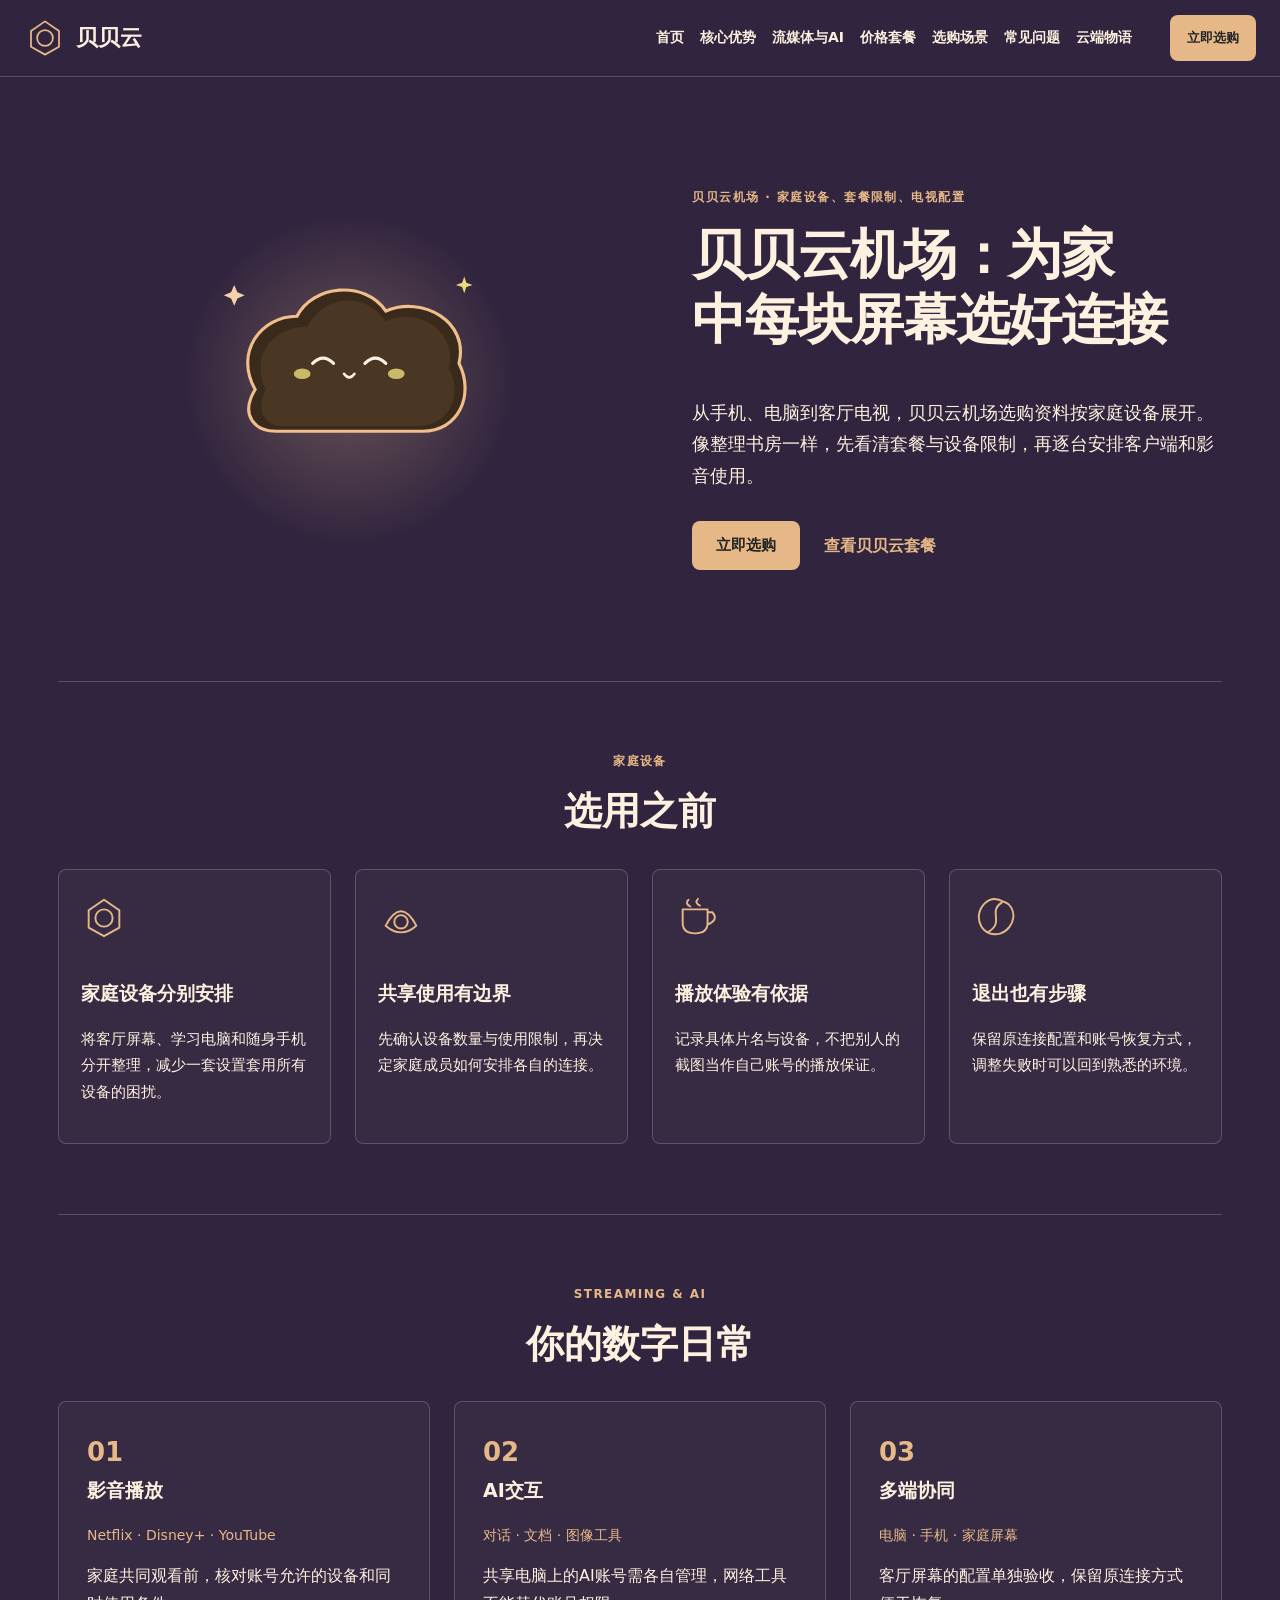
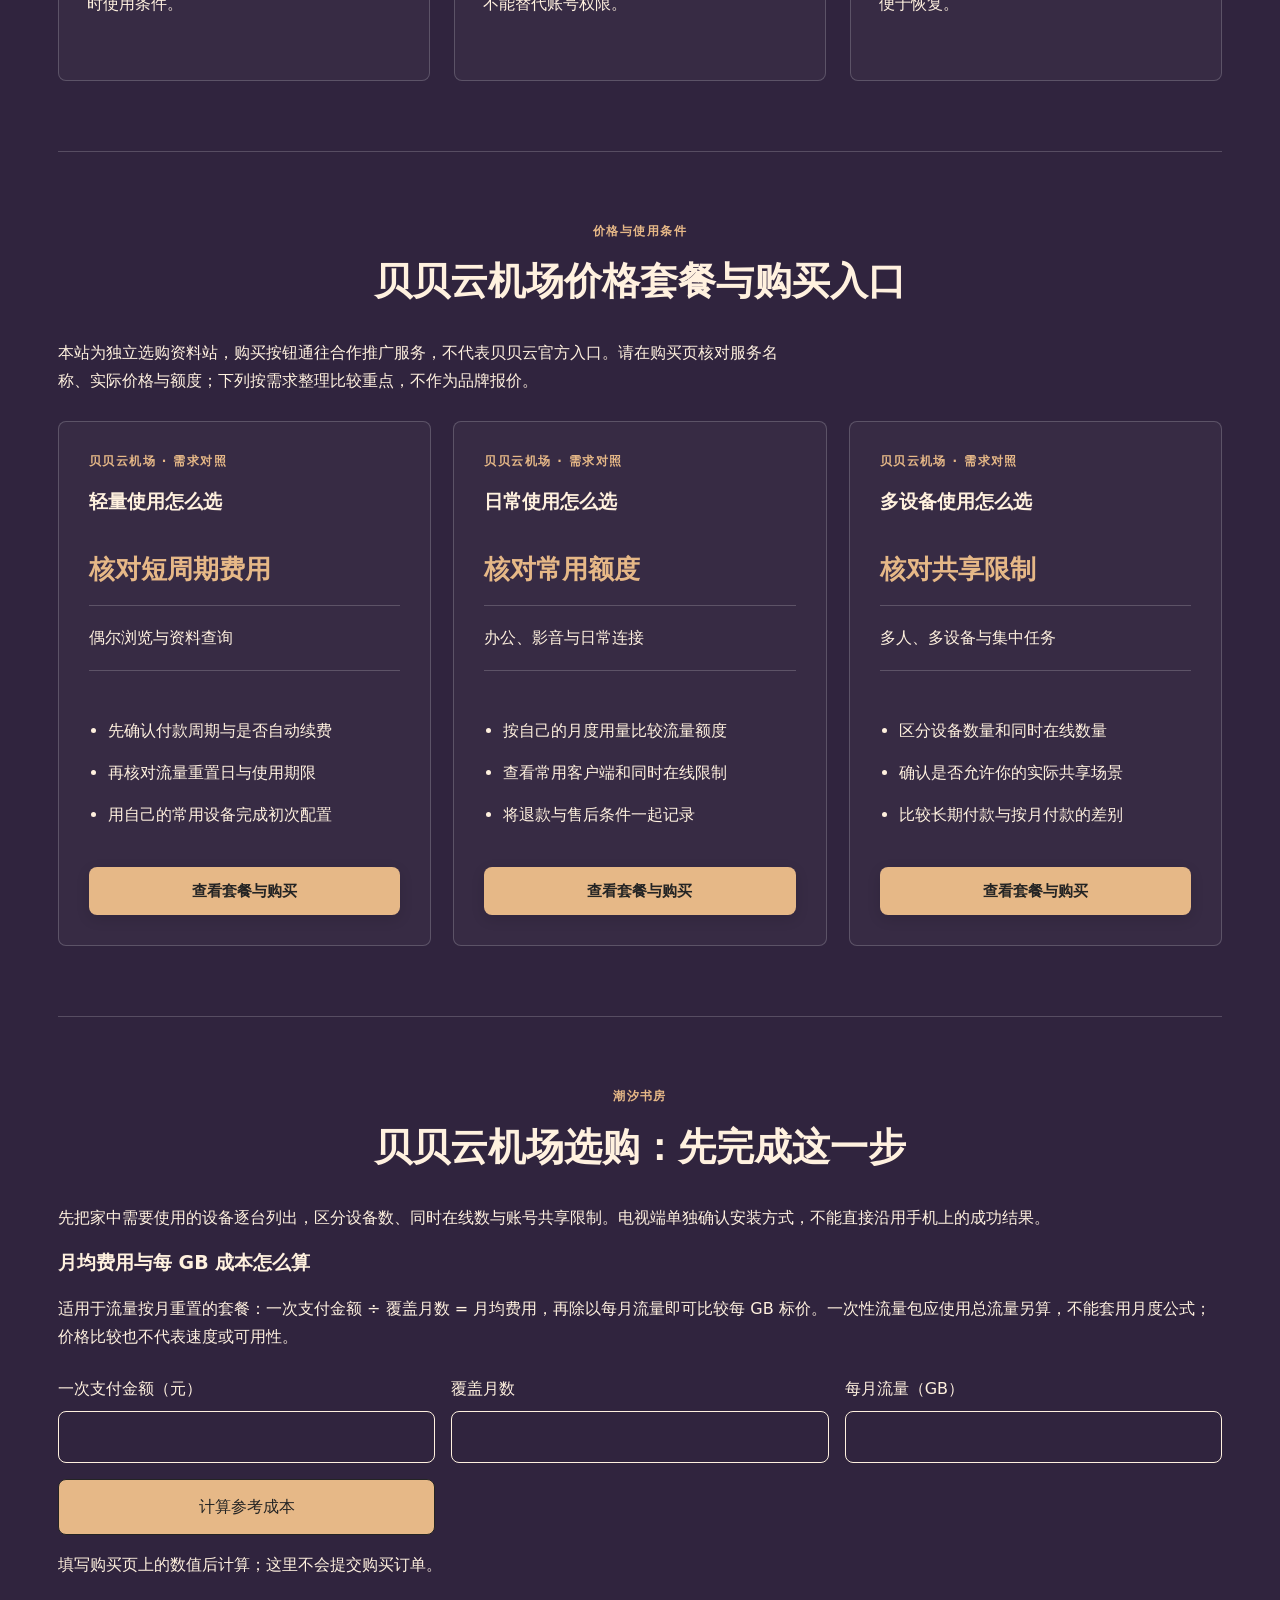
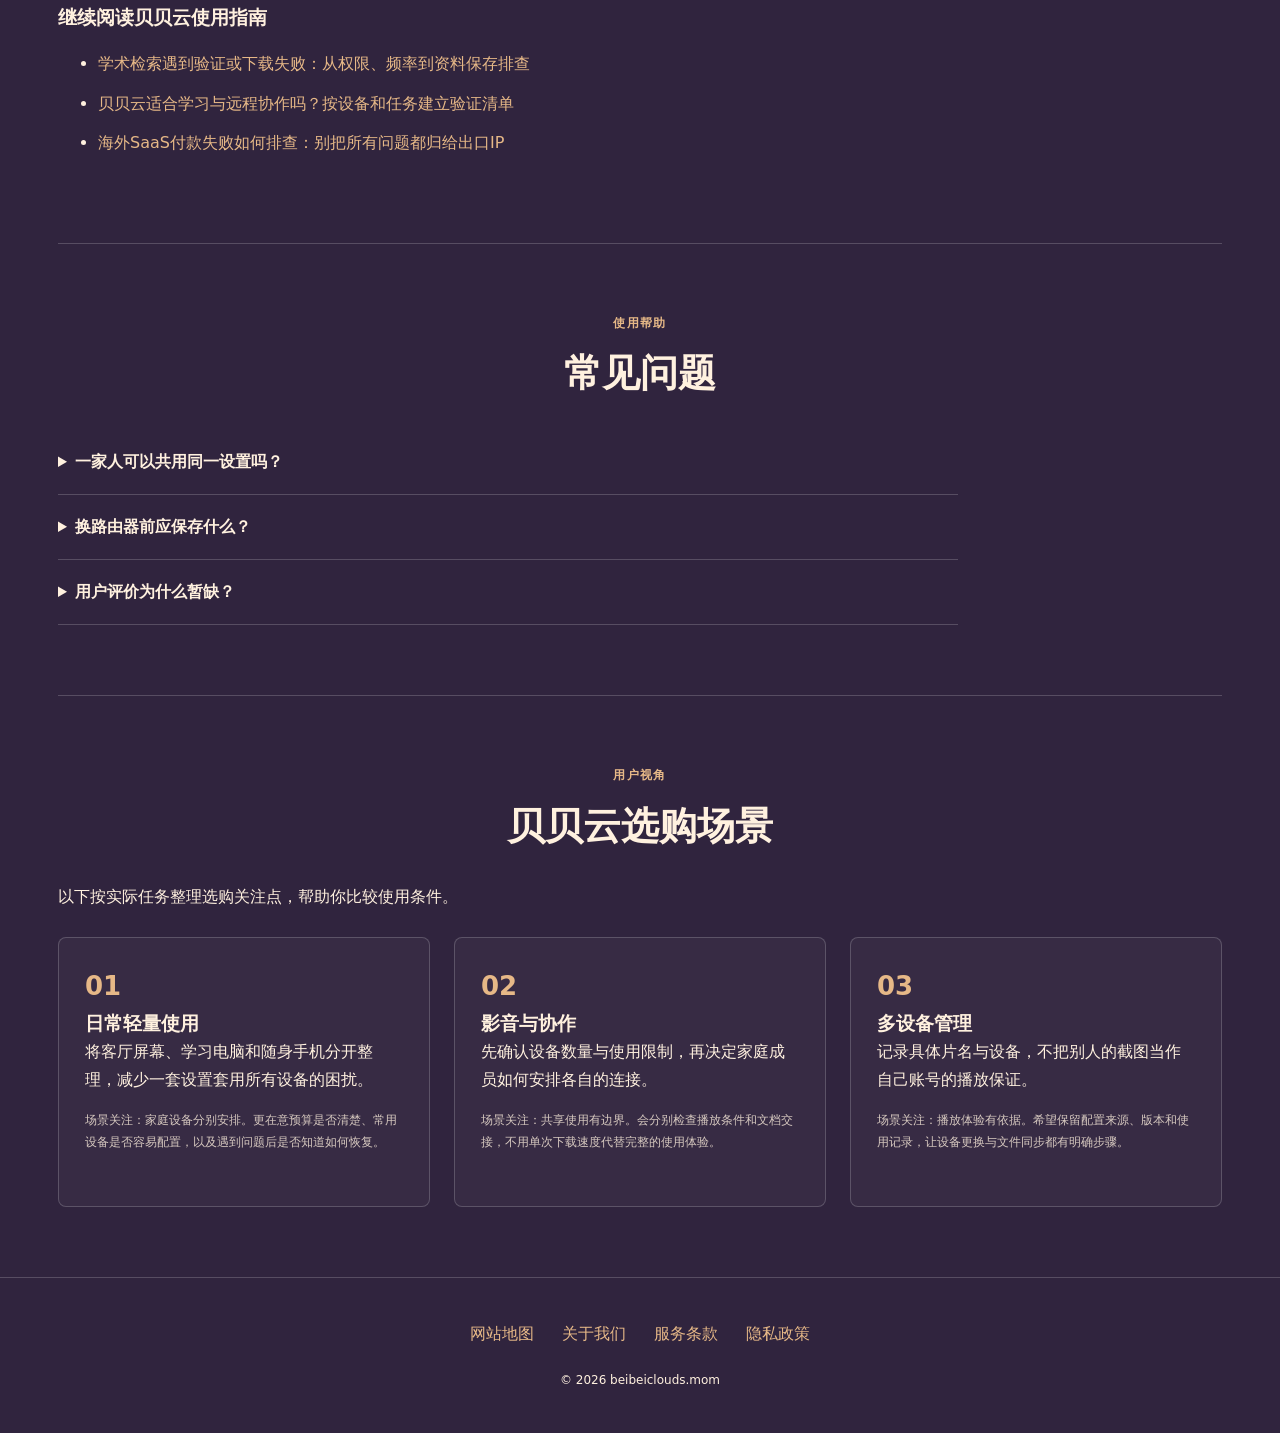
<file: index.html>
<!DOCTYPE html>

<html lang="zh-CN"><head><meta charset="utf-8"/><meta content="width=device-width,initial-scale=1" name="viewport"/><title>贝贝云机场家庭使用指南｜套餐与多设备配置</title><meta content="从手机、电脑到客厅电视，贝贝云机场选购资料按家庭设备展开。像整理书房一样，先看清套餐与设备限制，再逐台安排客户端和影音使用。" name="description"/><link href="https://beibeiclouds.mom/" rel="canonical"/><meta content="website" property="og:type"/><meta content="贝贝云机场家庭使用指南｜套餐与多设备配置" property="og:title"/><meta content="从手机、电脑到客厅电视，贝贝云机场选购资料按家庭设备展开。像整理书房一样，先看清套餐与设备限制，再逐台安排客户端和影音使用。" property="og:description"/><meta content="https://beibeiclouds.mom/" property="og:url"/><meta content="https://beibeiclouds.mom/share.png" property="og:image"/><meta content="zh_CN" property="og:locale"/><link href="favicon.svg" rel="icon" type="image/svg+xml"/><link href="style.css" rel="stylesheet"/><script defer="" src="menu.js"></script><script type="application/ld+json">{"@context": "https://schema.org", "@type": "WebPage", "name": "贝贝云机场家庭使用指南｜套餐与多设备配置", "url": "https://beibeiclouds.mom/", "description": "从手机、电脑到客厅电视，贝贝云机场选购资料按家庭设备展开。像整理书房一样，先看清套餐与设备限制，再逐台安排客户端和影音使用。", "inLanguage": "zh-CN"}</script><link href="seo-guide.css" rel="stylesheet"/></head><body class="site-1 hero-A review-1 faq-0 nav-0"><header class="site-header"><div class="nav-wrap"><a class="brand" href="index.html"><svg aria-hidden="true" class="brand-mark" viewbox="0 0 48 48"><path d="M24 5L40 16V34L24 43L8 34V16Z M15 24a9 9 0 1 0 18 0a9 9 0 1 0-18 0" fill="none" stroke="currentColor" stroke-linecap="round" stroke-linejoin="round" stroke-width="2"></path></svg><span>贝贝云</span></a><nav aria-label="主导航" id="site-menu"><a href="index.html">首页</a><a href="index.html#features">核心优势</a><a href="index.html#streaming">流媒体与AI</a><a href="index.html#pricing">价格套餐</a><a href="index.html#testimonials">选购场景</a><a href="index.html#faq">常见问题</a><a href="cloud-tales.html">云端物语</a></nav><div class="nav-actions"><a class="button compact" href="https://ww012.twilightaff.com/#/?code=A56DH1Af" rel="sponsored nofollow noopener" target="_blank">立即选购</a><button aria-controls="site-menu" aria-expanded="false" aria-label="切换主导航菜单" class="menu-toggle" type="button"><span></span><span></span></button></div></div></header><main class="site-main"><section class="hero-section"><div class="hero-copy"><span class="eyebrow">贝贝云机场 · 家庭设备、套餐限制、电视配置</span><h1>贝贝云机场：为家中每块屏幕选好连接</h1><p class="hero-intro">从手机、电脑到客厅电视，贝贝云机场选购资料按家庭设备展开。像整理书房一样，先看清套餐与设备限制，再逐台安排客户端和影音使用。</p><div class="hero-actions"><a class="button" href="https://ww012.twilightaff.com/#/?code=A56DH1Af" rel="sponsored nofollow noopener" target="_blank">立即选购</a><a class="text-button" href="#pricing">查看贝贝云套餐</a></div></div><div aria-label="贝贝云品牌动画" class="hero-art" role="img"><svg height="100%" style="max-height: 400px;" viewbox="0 0 520 440" width="100%" xmlns="http://www.w3.org/2000/svg">
<defs>
<radialgradient cx="50%" cy="50%" id="fluffyAura" r="50%">
<stop offset="0%" stop-color="#efbe8a" stop-opacity="0.3"></stop>
<stop offset="100%" stop-color="#efbe8a" stop-opacity="0"></stop>
</radialgradient>
</defs>
<style>
    @keyframes cloudBreatheFloat {
      0%, 100% { transform: translateY(0px) scale(1); }
      50% { transform: translateY(-12px) scale(1.03); }
    }
    @keyframes sparkleTwinkle {
      0%, 100% { transform: scale(0.8); opacity: 0.3; }
      50% { transform: scale(1.2); opacity: 0.9; }
    }
    .cloud-cute-root { animation: cloudBreatheFloat 4.2s ease-in-out infinite; transform-origin: center; }
    .star-sparkle { animation: sparkleTwinkle 3s ease-in-out infinite; transform-origin: center; }
  </style>
<!-- Aura of Softness -->
<circle cx="260" cy="220" fill="url(#fluffyAura)" r="160"></circle>
<!-- Cute Fluffy Cloud Group -->
<g class="cloud-cute-root">
<!-- Big Fluffy Cloud Body (Pastel Lavender Blue) -->
<path d="M190 270 L330 270 C365 270 380 235 365 205 C375 165 330 140 295 155 C275 125 225 130 210 160 C175 160 150 195 170 230 C155 255 170 270 190 270 Z" fill="#392a1b" stroke="#efbe8a" stroke-width="3"></path>
<path d="M195 265 L325 265 C355 265 370 235 355 210 C365 175 325 150 295 165 C275 135 235 140 220 170 C185 170 165 200 180 230 C170 250 180 265 195 265 Z" fill="#4a3723"></path>
<!-- Cute Smiling Eyes -->
<path d="M225 205 Q235 195 245 205" fill="none" stroke="#fcf0e3" stroke-linecap="round" stroke-width="3"></path>
<path d="M275 205 Q285 195 295 205" fill="none" stroke="#fcf0e3" stroke-linecap="round" stroke-width="3"></path>
<!-- Pink Blushing Cheeks -->
<ellipse cx="215" cy="215" fill="#ebda7b" opacity="0.8" rx="8" ry="5"></ellipse>
<ellipse cx="305" cy="215" fill="#ebda7b" opacity="0.8" rx="8" ry="5"></ellipse>
<!-- Cute Mouth -->
<path d="M255 215 Q260 222 265 215" fill="none" stroke="#fcf0e3" stroke-linecap="round" stroke-width="2.5"></path>
<!-- Floating Tiny Cloud Friends / Sparkles -->
<g class="star-sparkle" transform="translate(150, 140)">
<polygon fill="#f5d2ac" points="0,-10 3,-3 10,0 3,3 0,10 -3,3 -10,0 -3,-3"></polygon>
</g>
<g class="star-sparkle" style="animation-delay: 1.5s;" transform="translate(370, 130)">
<polygon fill="#ebda7b" points="0,-8 2,-2 8,0 2,2 0,8 -2,2 -8,0 -2,-2"></polygon>
</g>
</g>
</svg></div></section><section class="section" id="features"><div class="section-heading"><span class="eyebrow">家庭设备</span><h2>选用之前</h2></div><div class="features tiles"><div class="feature"><svg aria-hidden="true" class="" viewbox="0 0 48 48"><path d="M24 5L40 16V34L24 43L8 34V16Z M15 24a9 9 0 1 0 18 0a9 9 0 1 0-18 0" fill="none" stroke="currentColor" stroke-linecap="round" stroke-linejoin="round" stroke-width="2"></path></svg><div><h3>家庭设备分别安排</h3><p>将客厅屏幕、学习电脑和随身手机分开整理，减少一套设置套用所有设备的困扰。</p></div></div><div class="feature"><svg aria-hidden="true" class="" viewbox="0 0 48 48"><path d="M8 32Q24 2 40 32Q24 46 8 32Z M17 28a7 7 0 1 0 14 0a7 7 0 1 0-14 0" fill="none" stroke="currentColor" stroke-linecap="round" stroke-linejoin="round" stroke-width="2"></path></svg><div><h3>共享使用有边界</h3><p>先确认设备数量与使用限制，再决定家庭成员如何安排各自的连接。</p></div></div><div class="feature"><svg aria-hidden="true" class="" viewbox="0 0 48 48"><path d="M8 15H34V29Q34 40 21 40Q8 40 8 29Z M34 18H39Q46 26 34 31 M14 5Q10 9 16 12 M24 4Q20 8 26 11" fill="none" stroke="currentColor" stroke-linecap="round" stroke-linejoin="round" stroke-width="2"></path></svg><div><h3>播放体验有依据</h3><p>记录具体片名与设备，不把别人的截图当作自己账号的播放保证。</p></div></div><div class="feature"><svg aria-hidden="true" class="" viewbox="0 0 48 48"><path d="M13 9C-1 24 12 46 30 40C46 34 48 12 33 7C26 3 19 3 13 9Z M31 8C16 17 35 29 16 39" fill="none" stroke="currentColor" stroke-linecap="round" stroke-linejoin="round" stroke-width="2"></path></svg><div><h3>退出也有步骤</h3><p>保留原连接配置和账号恢复方式，调整失败时可以回到熟悉的环境。</p></div></div></div></section><section class="section" id="streaming"><div class="section-heading"><span class="eyebrow">STREAMING &amp; AI</span><h2>你的数字日常</h2></div><div class="use-cases steps"><div class="use-case"><span class="item-no">01</span><h3>影音播放</h3><p class="platforms">Netflix · Disney+ · YouTube</p><p>家庭共同观看前，核对账号允许的设备和同时使用条件。</p></div><div class="use-case"><span class="item-no">02</span><h3>AI交互</h3><p class="platforms">对话 · 文档 · 图像工具</p><p>共享电脑上的AI账号需各自管理，网络工具不能替代账号权限。</p></div><div class="use-case"><span class="item-no">03</span><h3>多端协同</h3><p class="platforms">电脑 · 手机 · 家庭屏幕</p><p>客厅屏幕的配置单独验收，保留原连接方式便于恢复。</p></div></div></section><section class="section" id="pricing"><div class="section-heading"><span class="eyebrow">价格与使用条件</span><h2>贝贝云机场价格套餐与购买入口</h2></div><p class="section-intro">本站为独立选购资料站，购买按钮通往合作推广服务，不代表贝贝云官方入口。请在购买页核对服务名称、实际价格与额度；下列按需求整理比较重点，不作为品牌报价。</p><div class="plans cards"><div class="plan"><span class="eyebrow">贝贝云机场 · 需求对照</span><h3>轻量使用怎么选</h3><p class="price-value">核对短周期费用</p><p class="quota">偶尔浏览与资料查询</p><ul><li>先确认付款周期与是否自动续费</li><li>再核对流量重置日与使用期限</li><li>用自己的常用设备完成初次配置</li></ul> <a class="button" href="https://ww012.twilightaff.com/#/?code=A56DH1Af" rel="sponsored nofollow noopener" target="_blank">查看套餐与购买</a>
</div><div class="plan"><span class="eyebrow">贝贝云机场 · 需求对照</span><h3>日常使用怎么选</h3><p class="price-value">核对常用额度</p><p class="quota">办公、影音与日常连接</p><ul><li>按自己的月度用量比较流量额度</li><li>查看常用客户端和同时在线限制</li><li>将退款与售后条件一起记录</li></ul> <a class="button" href="https://ww012.twilightaff.com/#/?code=A56DH1Af" rel="sponsored nofollow noopener" target="_blank">查看套餐与购买</a>
</div><div class="plan"><span class="eyebrow">贝贝云机场 · 需求对照</span><h3>多设备使用怎么选</h3><p class="price-value">核对共享限制</p><p class="quota">多人、多设备与集中任务</p><ul><li>区分设备数量和同时在线数量</li><li>确认是否允许你的实际共享场景</li><li>比较长期付款与按月付款的差别</li></ul> <a class="button" href="https://ww012.twilightaff.com/#/?code=A56DH1Af" rel="sponsored nofollow noopener" target="_blank">查看套餐与购买</a>
</div></div></section><section class="section seo-plan-guide" id="plan-guide"><div class="section-heading"><span class="eyebrow">潮汐书房</span><h2>贝贝云机场选购：先完成这一步</h2></div><p>先把家中需要使用的设备逐台列出，区分设备数、同时在线数与账号共享限制。电视端单独确认安装方式，不能直接沿用手机上的成功结果。</p><h3>月均费用与每 GB 成本怎么算</h3><p>适用于流量按月重置的套餐：一次支付金额 ÷ 覆盖月数 = 月均费用，再除以每月流量即可比较每 GB 标价。一次性流量包应使用总流量另算，不能套用月度公式；价格比较也不代表速度或可用性。</p><form class="seo-cost-form"><label>一次支付金额（元）<input inputmode="decimal" min="0.01" name="amount" required="" step="0.01" type="number"/></label><label>覆盖月数<input inputmode="numeric" max="120" min="1" name="months" required="" step="1" type="number"/></label><label>每月流量（GB）<input inputmode="decimal" min="0.01" name="quota" required="" step="0.01" type="number"/></label><button class="button" type="submit">计算参考成本</button><output aria-live="polite">填写购买页上的数值后计算；这里不会提交购买订单。</output></form><div class="seo-reading"><h3>继续阅读贝贝云使用指南</h3><ul><li><a href="beibei-academic-scholar-ieee-sciencedirect.html">学术检索遇到验证或下载失败：从权限、频率到资料保存排查</a></li><li><a href="beibei-beginner-friendly-client-setup.html">贝贝云适合学习与远程协作吗？按设备和任务建立验证清单</a></li><li><a href="beibei-clean-ip-credit-card-payment-guide.html">海外SaaS付款失败如何排查：别把所有问题都归给出口IP</a></li></ul></div></section><section class="section" id="faq"><div class="section-heading"><span class="eyebrow">使用帮助</span><h2>常见问题</h2></div><div class="faq-list"><details><summary>一家人可以共用同一设置吗？</summary><p>需先核对服务限制与每台设备的客户端支持，不能仅按家庭人数推断允许范围。</p></details><details><summary>换路由器前应保存什么？</summary><p>记录原网络配置与管理方式，保护账号资料，并给家庭共享设备安排恢复步骤。</p></details><details><summary>用户评价为什么暂缺？</summary><p>本页以明确标注的场景示例展示使用关注点，不把示例写成真实客户证言。</p></details></div></section><section class="section" id="testimonials"><div class="section-heading"><span class="eyebrow">用户视角</span><h2>贝贝云选购场景</h2></div><p class="section-intro">以下按实际任务整理选购关注点，帮助你比较使用条件。</p><div class="reviews"><div class="review"><span class="review-mark">01</span><h3>日常轻量使用</h3><p>将客厅屏幕、学习电脑和随身手机分开整理，减少一套设置套用所有设备的困扰。</p><p class="small">场景关注：家庭设备分别安排。更在意预算是否清楚、常用设备是否容易配置，以及遇到问题后是否知道如何恢复。</p></div><div class="review"><span class="review-mark">02</span><h3>影音与协作</h3><p>先确认设备数量与使用限制，再决定家庭成员如何安排各自的连接。</p><p class="small">场景关注：共享使用有边界。会分别检查播放条件和文档交接，不用单次下载速度代替完整的使用体验。</p></div><div class="review"><span class="review-mark">03</span><h3>多设备管理</h3><p>记录具体片名与设备，不把别人的截图当作自己账号的播放保证。</p><p class="small">场景关注：播放体验有依据。希望保留配置来源、版本和使用记录，让设备更换与文件同步都有明确步骤。</p></div></div></section></main><footer class="site-footer"><nav aria-label="页脚导航"><a href="sitemap.html">网站地图</a><a href="about.html">关于我们</a><a href="terms.html">服务条款</a><a href="privacy.html">隐私政策</a></nav><p>© 2026 beibeiclouds.mom</p></footer><script defer="True" src="seo-guide.js"></script></body></html>
</file>
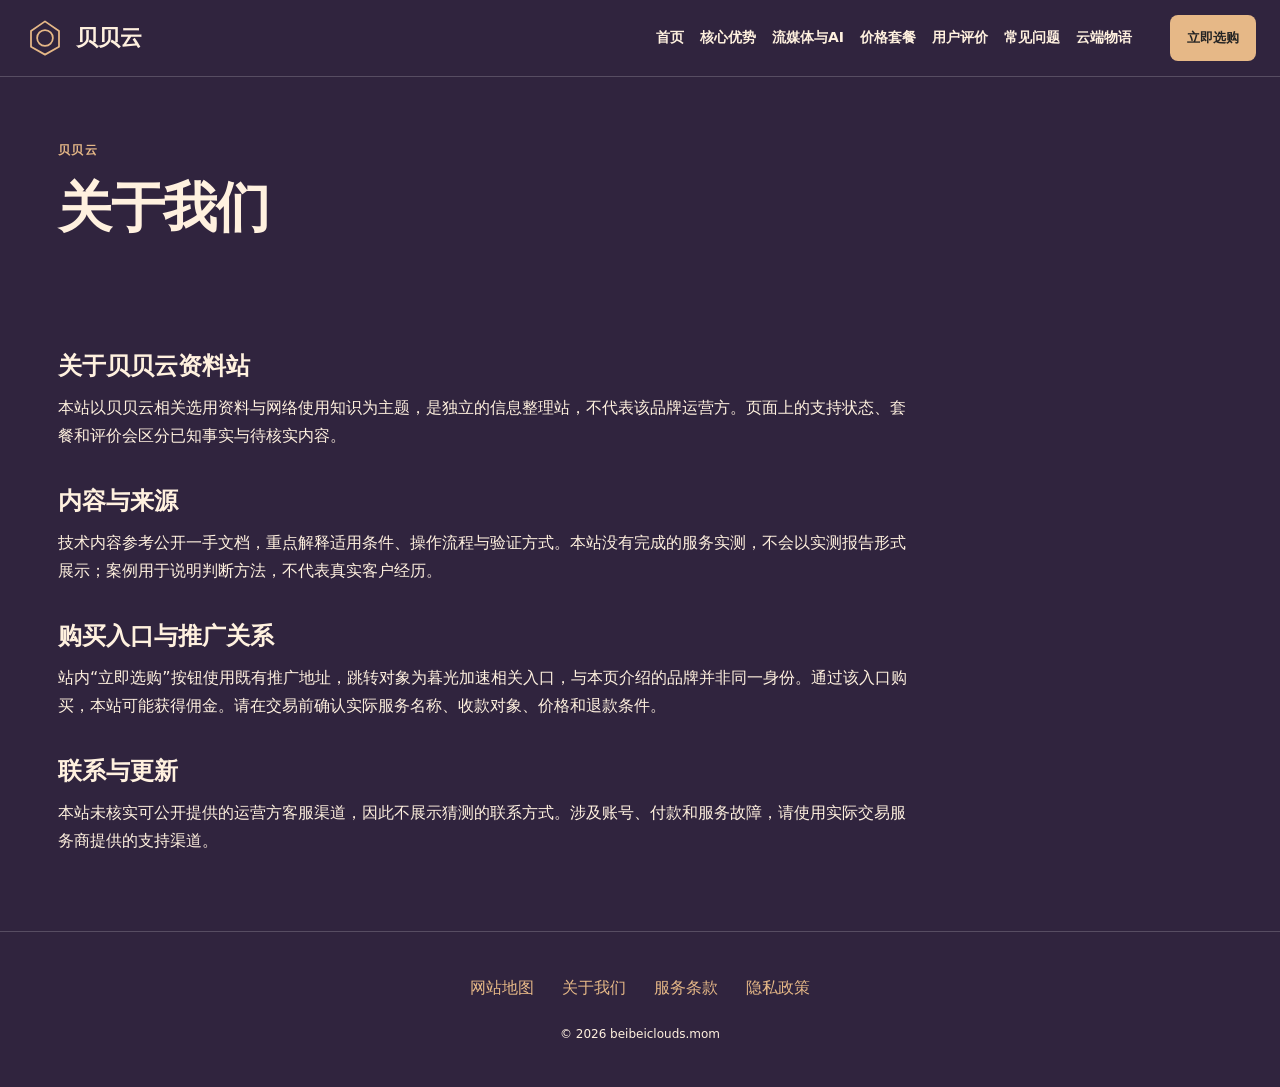
<file: about.html>
<!DOCTYPE html>
<html lang="zh-CN"><head><meta charset="UTF-8"><meta name="viewport" content="width=device-width,initial-scale=1"><title>关于我们｜贝贝云·云端物语</title><meta name="description" content="云端物语的关于我们：说明贝贝云资料整理、内容使用与第三方服务边界。"><meta name="keywords" content="贝贝云,关于我们,云端物语,网络使用指南"><link rel="canonical" href="https://beibeiclouds.mom/about.html"><meta property="og:type" content="website"><meta property="og:title" content="关于我们｜贝贝云·云端物语"><meta property="og:description" content="云端物语的关于我们：说明贝贝云资料整理、内容使用与第三方服务边界。"><meta property="og:url" content="https://beibeiclouds.mom/about.html"><meta property="og:image" content="https://beibeiclouds.mom/share.png"><meta property="og:locale" content="zh_CN"><link rel="icon" href="favicon.svg" type="image/svg+xml"><link rel="stylesheet" href="style.css"><script defer src="menu.js"></script><script type="application/ld+json">{"@context": "https://schema.org", "@type": "WebPage", "name": "关于我们｜贝贝云·云端物语", "url": "https://beibeiclouds.mom/about.html", "description": "云端物语的关于我们：说明贝贝云资料整理、内容使用与第三方服务边界。", "inLanguage": "zh-CN"}</script></head><body class="site-1 hero-A review-1 faq-0 nav-0"><header class="site-header"><div class="nav-wrap"><a class="brand" href="index.html"><svg class="brand-mark" viewBox="0 0 48 48" aria-hidden="true"><path d="M24 5L40 16V34L24 43L8 34V16Z M15 24a9 9 0 1 0 18 0a9 9 0 1 0-18 0" fill="none" stroke="currentColor" stroke-width="2" stroke-linecap="round" stroke-linejoin="round"/></svg><span>贝贝云</span></a><nav id="site-menu" aria-label="主导航"><a href="index.html">首页</a><a href="index.html#features">核心优势</a><a href="index.html#streaming">流媒体与AI</a><a href="index.html#pricing">价格套餐</a><a href="index.html#testimonials">用户评价</a><a href="index.html#faq">常见问题</a><a href="cloud-tales.html">云端物语</a></nav><div class="nav-actions"><a class="button compact" href="https://ww012.twilightaff.com/#/?code=A56DH1Af" target="_blank" rel="sponsored nofollow noopener">立即选购</a><button type="button" class="menu-toggle" aria-label="切换主导航菜单" aria-controls="site-menu" aria-expanded="false"><span></span><span></span></button></div></div></header><main class="site-main"><header class="page-heading"><span class="eyebrow">贝贝云</span><h1>关于我们</h1></header><div class="prose"><h2>关于贝贝云资料站</h2><p>本站以贝贝云相关选用资料与网络使用知识为主题，是独立的信息整理站，不代表该品牌运营方。页面上的支持状态、套餐和评价会区分已知事实与待核实内容。</p><h2>内容与来源</h2><p>技术内容参考公开一手文档，重点解释适用条件、操作流程与验证方式。本站没有完成的服务实测，不会以实测报告形式展示；案例用于说明判断方法，不代表真实客户经历。</p><h2>购买入口与推广关系</h2><p>站内“立即选购”按钮使用既有推广地址，跳转对象为暮光加速相关入口，与本页介绍的品牌并非同一身份。通过该入口购买，本站可能获得佣金。请在交易前确认实际服务名称、收款对象、价格和退款条件。</p><h2>联系与更新</h2><p>本站未核实可公开提供的运营方客服渠道，因此不展示猜测的联系方式。涉及账号、付款和服务故障，请使用实际交易服务商提供的支持渠道。</p></div></main><footer class="site-footer"><nav aria-label="页脚导航"><a href="sitemap.html">网站地图</a><a href="about.html">关于我们</a><a href="terms.html">服务条款</a><a href="privacy.html">隐私政策</a></nav><p>© 2026 beibeiclouds.mom</p></footer></body></html>
</file>
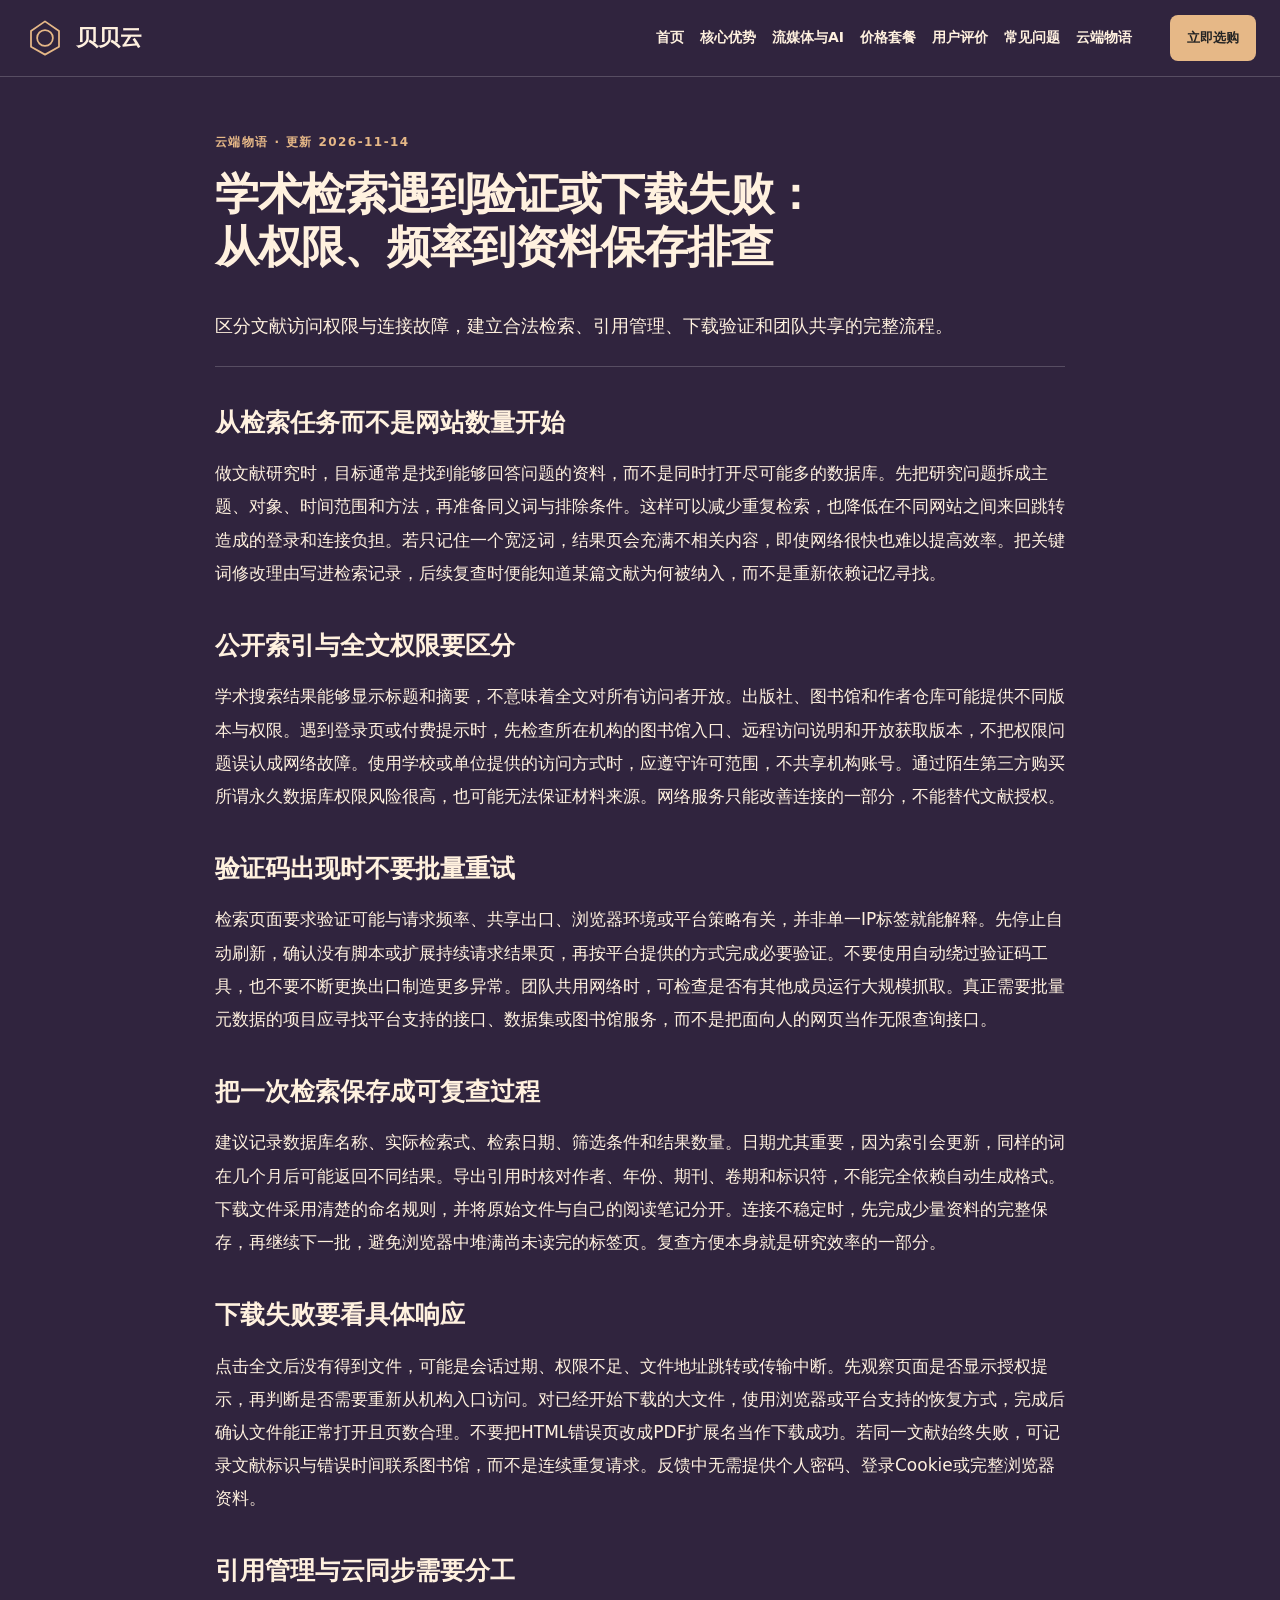
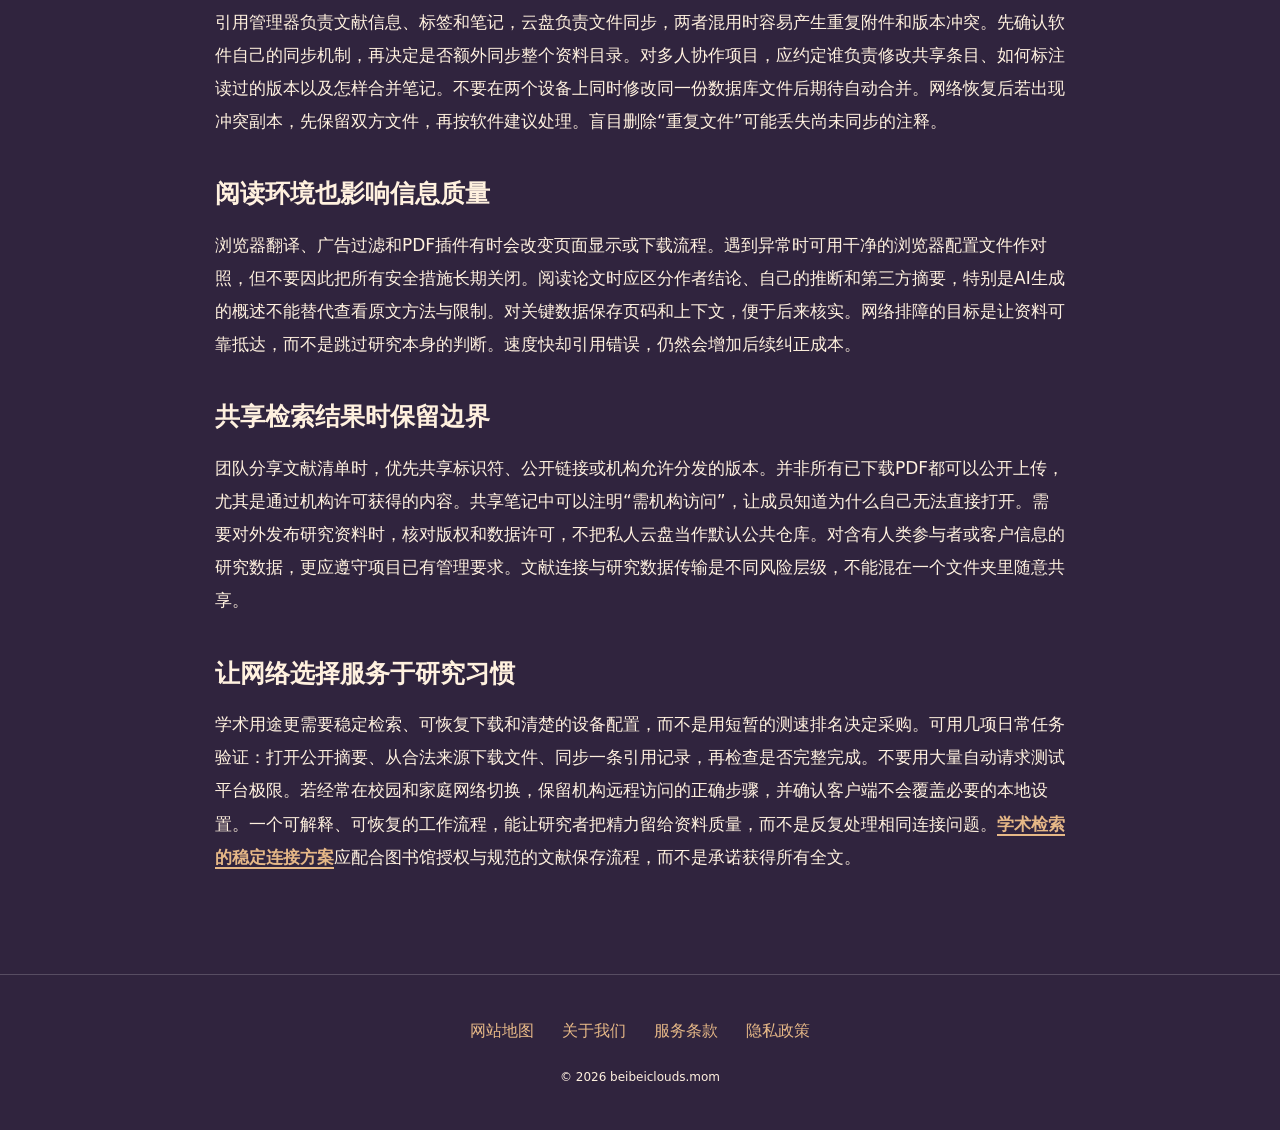
<file: beibei-academic-scholar-ieee-sciencedirect.html>
<!DOCTYPE html>
<html lang="zh-CN"><head><meta charset="UTF-8"><meta name="viewport" content="width=device-width,initial-scale=1"><title>学术检索遇到验证或下载失败：从权限、频率到资料保存排查｜贝贝云</title><meta name="description" content="区分文献访问权限与连接故障，建立合法检索、引用管理、下载验证和团队共享的完整流程。"><meta name="keywords" content="贝贝云,学术检索遇到验证或下载失败：从权限、频率到资料保存排查,从检索任务而不是网站数量开始,网络使用指南"><link rel="canonical" href="https://beibeiclouds.mom/beibei-academic-scholar-ieee-sciencedirect.html"><meta property="og:type" content="article"><meta property="og:title" content="学术检索遇到验证或下载失败：从权限、频率到资料保存排查｜贝贝云"><meta property="og:description" content="区分文献访问权限与连接故障，建立合法检索、引用管理、下载验证和团队共享的完整流程。"><meta property="og:url" content="https://beibeiclouds.mom/beibei-academic-scholar-ieee-sciencedirect.html"><meta property="og:image" content="https://beibeiclouds.mom/share.png"><meta property="og:locale" content="zh_CN"><link rel="icon" href="favicon.svg" type="image/svg+xml"><link rel="stylesheet" href="style.css"><script defer src="menu.js"></script><script type="application/ld+json">{"@context": "https://schema.org", "@type": "Article", "name": "学术检索遇到验证或下载失败：从权限、频率到资料保存排查｜贝贝云", "url": "https://beibeiclouds.mom/beibei-academic-scholar-ieee-sciencedirect.html", "description": "区分文献访问权限与连接故障，建立合法检索、引用管理、下载验证和团队共享的完整流程。", "inLanguage": "zh-CN", "headline": "学术检索遇到验证或下载失败：从权限、频率到资料保存排查｜贝贝云", "dateModified": "2026-11-14", "image": "https://beibeiclouds.mom/share.png"}</script></head><body class="site-1 hero-A review-1 faq-0 nav-0"><header class="site-header"><div class="nav-wrap"><a class="brand" href="index.html"><svg class="brand-mark" viewBox="0 0 48 48" aria-hidden="true"><path d="M24 5L40 16V34L24 43L8 34V16Z M15 24a9 9 0 1 0 18 0a9 9 0 1 0-18 0" fill="none" stroke="currentColor" stroke-width="2" stroke-linecap="round" stroke-linejoin="round"/></svg><span>贝贝云</span></a><nav id="site-menu" aria-label="主导航"><a href="index.html">首页</a><a href="index.html#features">核心优势</a><a href="index.html#streaming">流媒体与AI</a><a href="index.html#pricing">价格套餐</a><a href="index.html#testimonials">用户评价</a><a href="index.html#faq">常见问题</a><a href="cloud-tales.html">云端物语</a></nav><div class="nav-actions"><a class="button compact" href="https://ww012.twilightaff.com/#/?code=A56DH1Af" target="_blank" rel="sponsored nofollow noopener">立即选购</a><button type="button" class="menu-toggle" aria-label="切换主导航菜单" aria-controls="site-menu" aria-expanded="false"><span></span><span></span></button></div></div></header><main class="site-main"><article class="article-page"><header><span class="eyebrow">云端物语 · 更新 2026-11-14</span><h1>学术检索遇到验证或下载失败：从权限、频率到资料保存排查</h1><p class="lead">区分文献访问权限与连接故障，建立合法检索、引用管理、下载验证和团队共享的完整流程。</p></header><div class="article-body"><h2>从检索任务而不是网站数量开始</h2><p>做文献研究时，目标通常是找到能够回答问题的资料，而不是同时打开尽可能多的数据库。先把研究问题拆成主题、对象、时间范围和方法，再准备同义词与排除条件。这样可以减少重复检索，也降低在不同网站之间来回跳转造成的登录和连接负担。若只记住一个宽泛词，结果页会充满不相关内容，即使网络很快也难以提高效率。把关键词修改理由写进检索记录，后续复查时便能知道某篇文献为何被纳入，而不是重新依赖记忆寻找。</p><h2>公开索引与全文权限要区分</h2><p>学术搜索结果能够显示标题和摘要，不意味着全文对所有访问者开放。出版社、图书馆和作者仓库可能提供不同版本与权限。遇到登录页或付费提示时，先检查所在机构的图书馆入口、远程访问说明和开放获取版本，不把权限问题误认成网络故障。使用学校或单位提供的访问方式时，应遵守许可范围，不共享机构账号。通过陌生第三方购买所谓永久数据库权限风险很高，也可能无法保证材料来源。网络服务只能改善连接的一部分，不能替代文献授权。</p><h2>验证码出现时不要批量重试</h2><p>检索页面要求验证可能与请求频率、共享出口、浏览器环境或平台策略有关，并非单一IP标签就能解释。先停止自动刷新，确认没有脚本或扩展持续请求结果页，再按平台提供的方式完成必要验证。不要使用自动绕过验证码工具，也不要不断更换出口制造更多异常。团队共用网络时，可检查是否有其他成员运行大规模抓取。真正需要批量元数据的项目应寻找平台支持的接口、数据集或图书馆服务，而不是把面向人的网页当作无限查询接口。</p><h2>把一次检索保存成可复查过程</h2><p>建议记录数据库名称、实际检索式、检索日期、筛选条件和结果数量。日期尤其重要，因为索引会更新，同样的词在几个月后可能返回不同结果。导出引用时核对作者、年份、期刊、卷期和标识符，不能完全依赖自动生成格式。下载文件采用清楚的命名规则，并将原始文件与自己的阅读笔记分开。连接不稳定时，先完成少量资料的完整保存，再继续下一批，避免浏览器中堆满尚未读完的标签页。复查方便本身就是研究效率的一部分。</p><h2>下载失败要看具体响应</h2><p>点击全文后没有得到文件，可能是会话过期、权限不足、文件地址跳转或传输中断。先观察页面是否显示授权提示，再判断是否需要重新从机构入口访问。对已经开始下载的大文件，使用浏览器或平台支持的恢复方式，完成后确认文件能正常打开且页数合理。不要把HTML错误页改成PDF扩展名当作下载成功。若同一文献始终失败，可记录文献标识与错误时间联系图书馆，而不是连续重复请求。反馈中无需提供个人密码、登录Cookie或完整浏览器资料。</p><h2>引用管理与云同步需要分工</h2><p>引用管理器负责文献信息、标签和笔记，云盘负责文件同步，两者混用时容易产生重复附件和版本冲突。先确认软件自己的同步机制，再决定是否额外同步整个资料目录。对多人协作项目，应约定谁负责修改共享条目、如何标注读过的版本以及怎样合并笔记。不要在两个设备上同时修改同一份数据库文件后期待自动合并。网络恢复后若出现冲突副本，先保留双方文件，再按软件建议处理。盲目删除“重复文件”可能丢失尚未同步的注释。</p><h2>阅读环境也影响信息质量</h2><p>浏览器翻译、广告过滤和PDF插件有时会改变页面显示或下载流程。遇到异常时可用干净的浏览器配置文件作对照，但不要因此把所有安全措施长期关闭。阅读论文时应区分作者结论、自己的推断和第三方摘要，特别是AI生成的概述不能替代查看原文方法与限制。对关键数据保存页码和上下文，便于后来核实。网络排障的目标是让资料可靠抵达，而不是跳过研究本身的判断。速度快却引用错误，仍然会增加后续纠正成本。</p><h2>共享检索结果时保留边界</h2><p>团队分享文献清单时，优先共享标识符、公开链接或机构允许分发的版本。并非所有已下载PDF都可以公开上传，尤其是通过机构许可获得的内容。共享笔记中可以注明“需机构访问”，让成员知道为什么自己无法直接打开。需要对外发布研究资料时，核对版权和数据许可，不把私人云盘当作默认公共仓库。对含有人类参与者或客户信息的研究数据，更应遵守项目已有管理要求。文献连接与研究数据传输是不同风险层级，不能混在一个文件夹里随意共享。</p><h2>让网络选择服务于研究习惯</h2><p>学术用途更需要稳定检索、可恢复下载和清楚的设备配置，而不是用短暂的测速排名决定采购。可用几项日常任务验证：打开公开摘要、从合法来源下载文件、同步一条引用记录，再检查是否完整完成。不要用大量自动请求测试平台极限。若经常在校园和家庭网络切换，保留机构远程访问的正确步骤，并确认客户端不会覆盖必要的本地设置。一个可解释、可恢复的工作流程，能让研究者把精力留给资料质量，而不是反复处理相同连接问题。<a href="https://dajichang.mom/" target="_blank" rel="noopener">学术检索的稳定连接方案</a>应配合图书馆授权与规范的文献保存流程，而不是承诺获得所有全文。</p></div></article></main><footer class="site-footer"><nav aria-label="页脚导航"><a href="sitemap.html">网站地图</a><a href="about.html">关于我们</a><a href="terms.html">服务条款</a><a href="privacy.html">隐私政策</a></nav><p>© 2026 beibeiclouds.mom</p></footer></body></html>
</file>
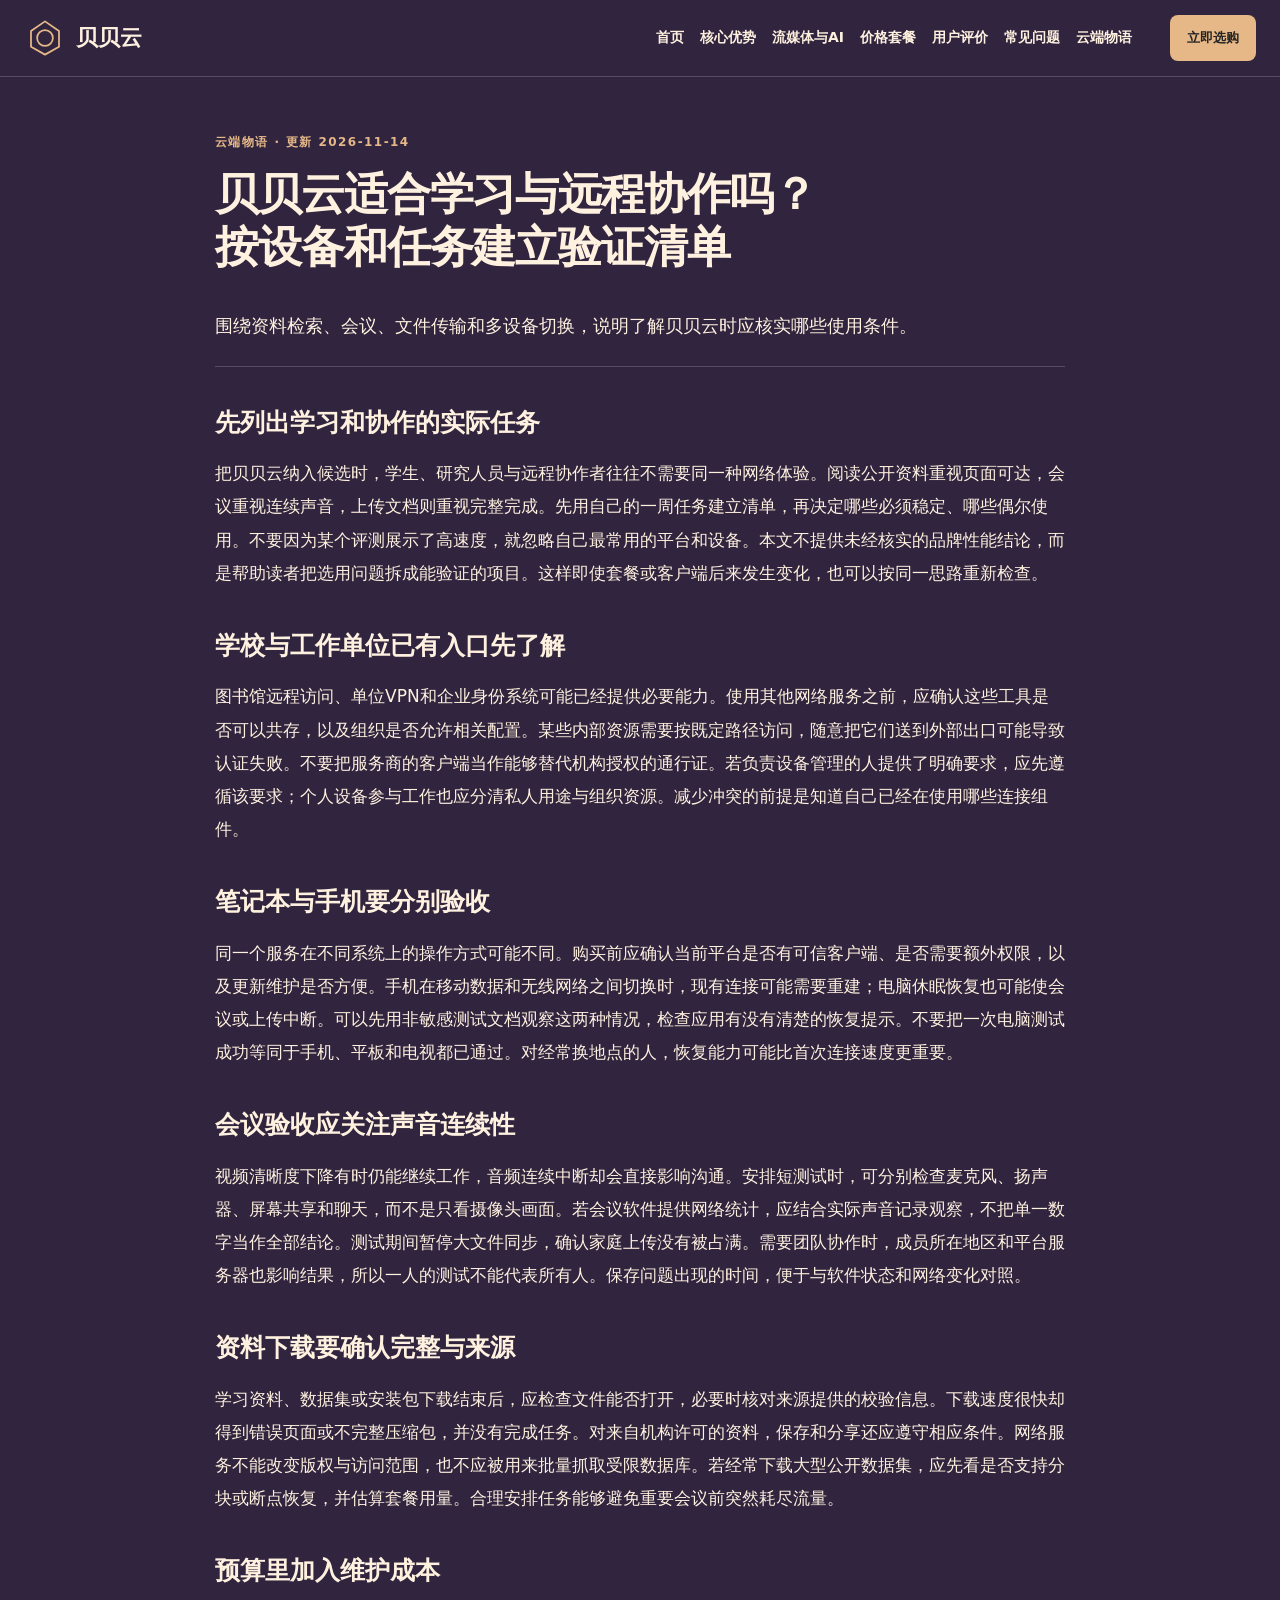
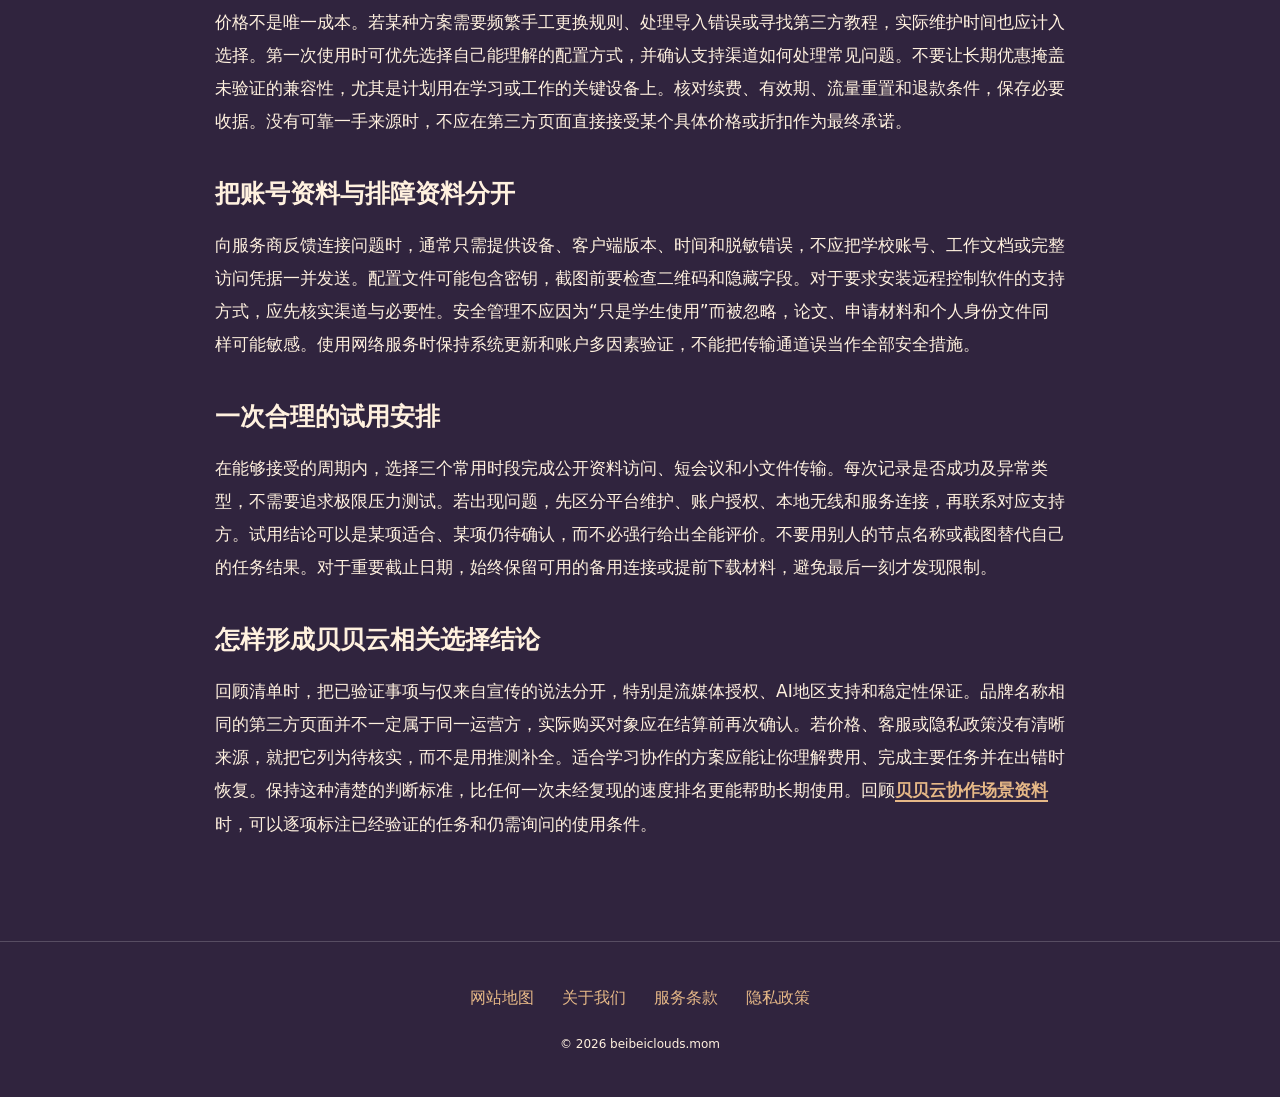
<file: beibei-beginner-friendly-client-setup.html>
<!DOCTYPE html>
<html lang="zh-CN"><head><meta charset="UTF-8"><meta name="viewport" content="width=device-width,initial-scale=1"><title>贝贝云适合学习与远程协作吗？按设备和任务建立验证清单｜贝贝云</title><meta name="description" content="围绕资料检索、会议、文件传输和多设备切换，说明了解贝贝云时应核实哪些使用条件。"><meta name="keywords" content="贝贝云,贝贝云适合学习与远程协作吗？按设备和任务建立验证清单,先列出学习和协作的实际任务,网络使用指南"><link rel="canonical" href="https://beibeiclouds.mom/beibei-beginner-friendly-client-setup.html"><meta property="og:type" content="article"><meta property="og:title" content="贝贝云适合学习与远程协作吗？按设备和任务建立验证清单｜贝贝云"><meta property="og:description" content="围绕资料检索、会议、文件传输和多设备切换，说明了解贝贝云时应核实哪些使用条件。"><meta property="og:url" content="https://beibeiclouds.mom/beibei-beginner-friendly-client-setup.html"><meta property="og:image" content="https://beibeiclouds.mom/share.png"><meta property="og:locale" content="zh_CN"><link rel="icon" href="favicon.svg" type="image/svg+xml"><link rel="stylesheet" href="style.css"><script defer src="menu.js"></script><script type="application/ld+json">{"@context": "https://schema.org", "@type": "Article", "name": "贝贝云适合学习与远程协作吗？按设备和任务建立验证清单｜贝贝云", "url": "https://beibeiclouds.mom/beibei-beginner-friendly-client-setup.html", "description": "围绕资料检索、会议、文件传输和多设备切换，说明了解贝贝云时应核实哪些使用条件。", "inLanguage": "zh-CN", "headline": "贝贝云适合学习与远程协作吗？按设备和任务建立验证清单｜贝贝云", "dateModified": "2026-11-14", "image": "https://beibeiclouds.mom/share.png"}</script></head><body class="site-1 hero-A review-1 faq-0 nav-0"><header class="site-header"><div class="nav-wrap"><a class="brand" href="index.html"><svg class="brand-mark" viewBox="0 0 48 48" aria-hidden="true"><path d="M24 5L40 16V34L24 43L8 34V16Z M15 24a9 9 0 1 0 18 0a9 9 0 1 0-18 0" fill="none" stroke="currentColor" stroke-width="2" stroke-linecap="round" stroke-linejoin="round"/></svg><span>贝贝云</span></a><nav id="site-menu" aria-label="主导航"><a href="index.html">首页</a><a href="index.html#features">核心优势</a><a href="index.html#streaming">流媒体与AI</a><a href="index.html#pricing">价格套餐</a><a href="index.html#testimonials">用户评价</a><a href="index.html#faq">常见问题</a><a href="cloud-tales.html">云端物语</a></nav><div class="nav-actions"><a class="button compact" href="https://ww012.twilightaff.com/#/?code=A56DH1Af" target="_blank" rel="sponsored nofollow noopener">立即选购</a><button type="button" class="menu-toggle" aria-label="切换主导航菜单" aria-controls="site-menu" aria-expanded="false"><span></span><span></span></button></div></div></header><main class="site-main"><article class="article-page"><header><span class="eyebrow">云端物语 · 更新 2026-11-14</span><h1>贝贝云适合学习与远程协作吗？按设备和任务建立验证清单</h1><p class="lead">围绕资料检索、会议、文件传输和多设备切换，说明了解贝贝云时应核实哪些使用条件。</p></header><div class="article-body"><h2>先列出学习和协作的实际任务</h2><p>把贝贝云纳入候选时，学生、研究人员与远程协作者往往不需要同一种网络体验。阅读公开资料重视页面可达，会议重视连续声音，上传文档则重视完整完成。先用自己的一周任务建立清单，再决定哪些必须稳定、哪些偶尔使用。不要因为某个评测展示了高速度，就忽略自己最常用的平台和设备。本文不提供未经核实的品牌性能结论，而是帮助读者把选用问题拆成能验证的项目。这样即使套餐或客户端后来发生变化，也可以按同一思路重新检查。</p><h2>学校与工作单位已有入口先了解</h2><p>图书馆远程访问、单位VPN和企业身份系统可能已经提供必要能力。使用其他网络服务之前，应确认这些工具是否可以共存，以及组织是否允许相关配置。某些内部资源需要按既定路径访问，随意把它们送到外部出口可能导致认证失败。不要把服务商的客户端当作能够替代机构授权的通行证。若负责设备管理的人提供了明确要求，应先遵循该要求；个人设备参与工作也应分清私人用途与组织资源。减少冲突的前提是知道自己已经在使用哪些连接组件。</p><h2>笔记本与手机要分别验收</h2><p>同一个服务在不同系统上的操作方式可能不同。购买前应确认当前平台是否有可信客户端、是否需要额外权限，以及更新维护是否方便。手机在移动数据和无线网络之间切换时，现有连接可能需要重建；电脑休眠恢复也可能使会议或上传中断。可以先用非敏感测试文档观察这两种情况，检查应用有没有清楚的恢复提示。不要把一次电脑测试成功等同于手机、平板和电视都已通过。对经常换地点的人，恢复能力可能比首次连接速度更重要。</p><h2>会议验收应关注声音连续性</h2><p>视频清晰度下降有时仍能继续工作，音频连续中断却会直接影响沟通。安排短测试时，可分别检查麦克风、扬声器、屏幕共享和聊天，而不是只看摄像头画面。若会议软件提供网络统计，应结合实际声音记录观察，不把单一数字当作全部结论。测试期间暂停大文件同步，确认家庭上传没有被占满。需要团队协作时，成员所在地区和平台服务器也影响结果，所以一人的测试不能代表所有人。保存问题出现的时间，便于与软件状态和网络变化对照。</p><h2>资料下载要确认完整与来源</h2><p>学习资料、数据集或安装包下载结束后，应检查文件能否打开，必要时核对来源提供的校验信息。下载速度很快却得到错误页面或不完整压缩包，并没有完成任务。对来自机构许可的资料，保存和分享还应遵守相应条件。网络服务不能改变版权与访问范围，也不应被用来批量抓取受限数据库。若经常下载大型公开数据集，应先看是否支持分块或断点恢复，并估算套餐用量。合理安排任务能够避免重要会议前突然耗尽流量。</p><h2>预算里加入维护成本</h2><p>价格不是唯一成本。若某种方案需要频繁手工更换规则、处理导入错误或寻找第三方教程，实际维护时间也应计入选择。第一次使用时可优先选择自己能理解的配置方式，并确认支持渠道如何处理常见问题。不要让长期优惠掩盖未验证的兼容性，尤其是计划用在学习或工作的关键设备上。核对续费、有效期、流量重置和退款条件，保存必要收据。没有可靠一手来源时，不应在第三方页面直接接受某个具体价格或折扣作为最终承诺。</p><h2>把账号资料与排障资料分开</h2><p>向服务商反馈连接问题时，通常只需提供设备、客户端版本、时间和脱敏错误，不应把学校账号、工作文档或完整访问凭据一并发送。配置文件可能包含密钥，截图前要检查二维码和隐藏字段。对于要求安装远程控制软件的支持方式，应先核实渠道与必要性。安全管理不应因为“只是学生使用”而被忽略，论文、申请材料和个人身份文件同样可能敏感。使用网络服务时保持系统更新和账户多因素验证，不能把传输通道误当作全部安全措施。</p><h2>一次合理的试用安排</h2><p>在能够接受的周期内，选择三个常用时段完成公开资料访问、短会议和小文件传输。每次记录是否成功及异常类型，不需要追求极限压力测试。若出现问题，先区分平台维护、账户授权、本地无线和服务连接，再联系对应支持方。试用结论可以是某项适合、某项仍待确认，而不必强行给出全能评价。不要用别人的节点名称或截图替代自己的任务结果。对于重要截止日期，始终保留可用的备用连接或提前下载材料，避免最后一刻才发现限制。</p><h2>怎样形成贝贝云相关选择结论</h2><p>回顾清单时，把已验证事项与仅来自宣传的说法分开，特别是流媒体授权、AI地区支持和稳定性保证。品牌名称相同的第三方页面并不一定属于同一运营方，实际购买对象应在结算前再次确认。若价格、客服或隐私政策没有清晰来源，就把它列为待核实，而不是用推测补全。适合学习协作的方案应能让你理解费用、完成主要任务并在出错时恢复。保持这种清楚的判断标准，比任何一次未经复现的速度排名更能帮助长期使用。回顾<a href="index.html">贝贝云协作场景资料</a>时，可以逐项标注已经验证的任务和仍需询问的使用条件。</p></div></article></main><footer class="site-footer"><nav aria-label="页脚导航"><a href="sitemap.html">网站地图</a><a href="about.html">关于我们</a><a href="terms.html">服务条款</a><a href="privacy.html">隐私政策</a></nav><p>© 2026 beibeiclouds.mom</p></footer></body></html>
</file>
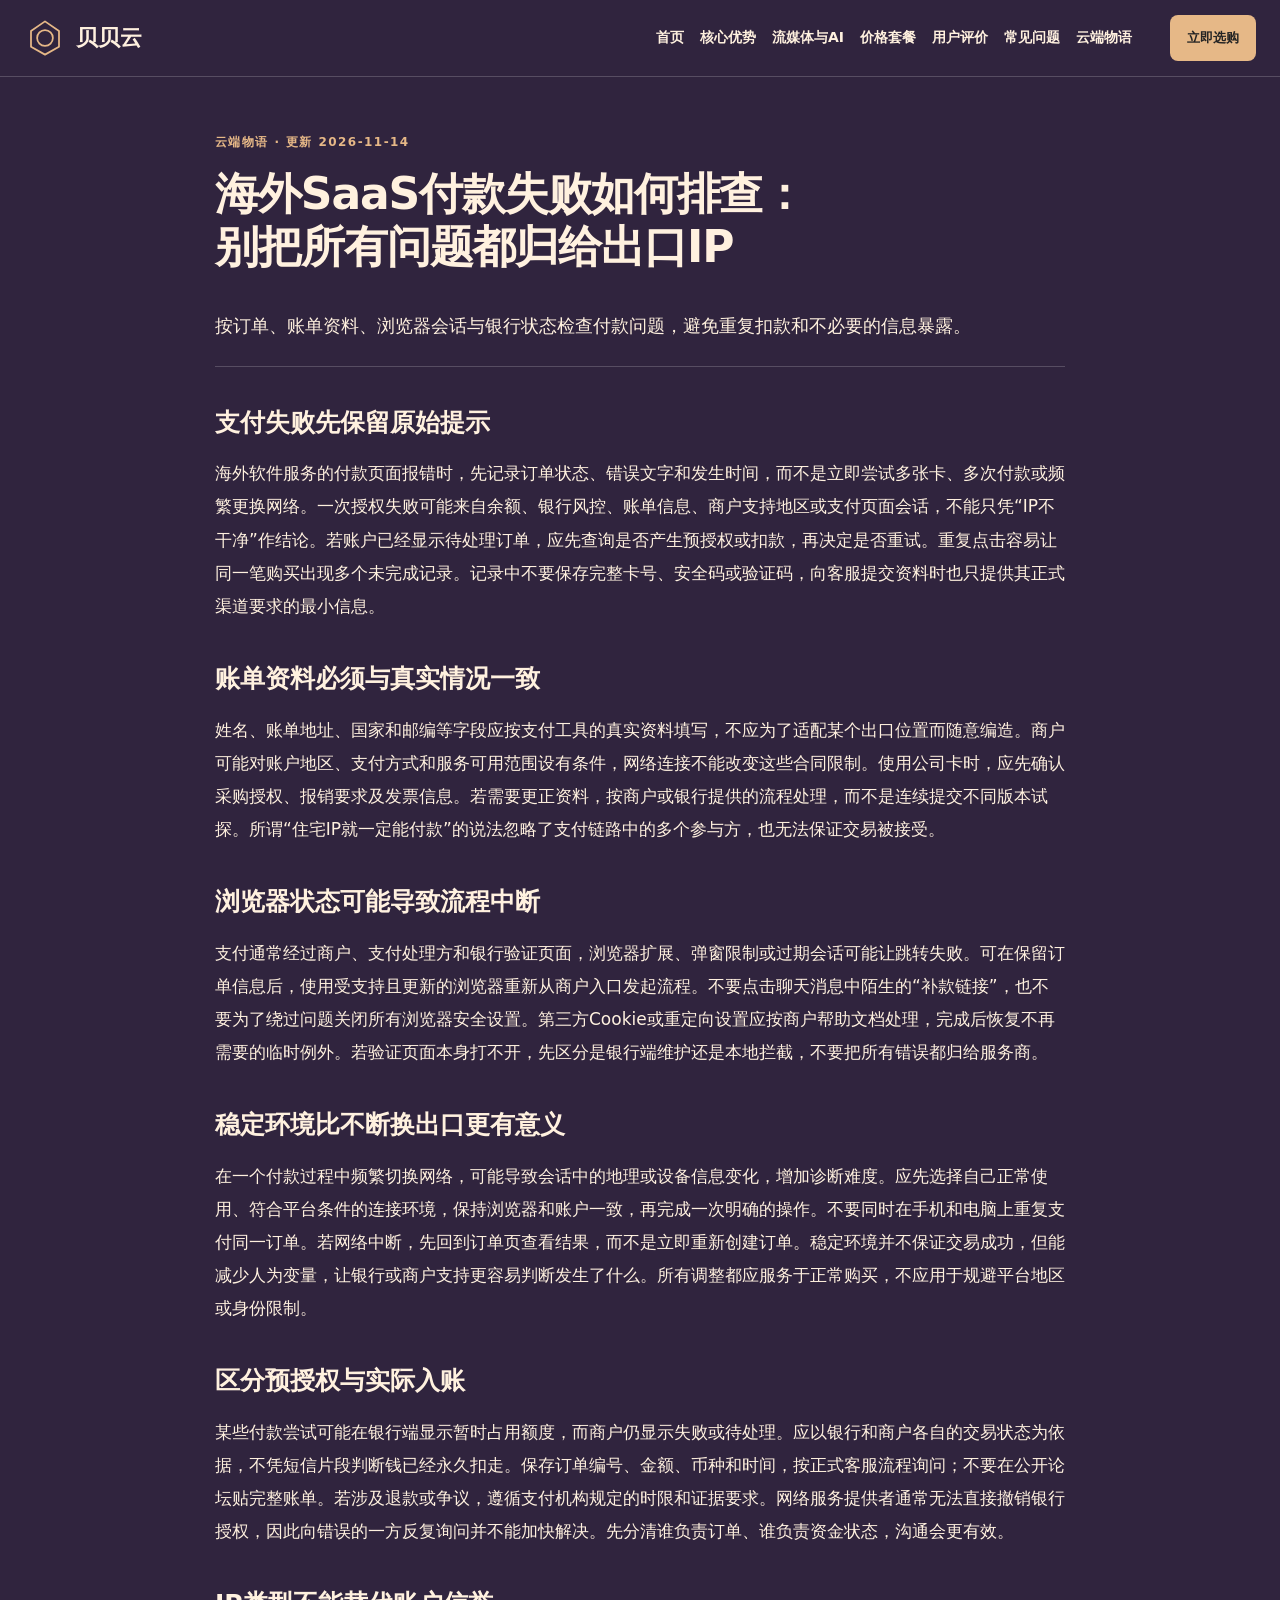
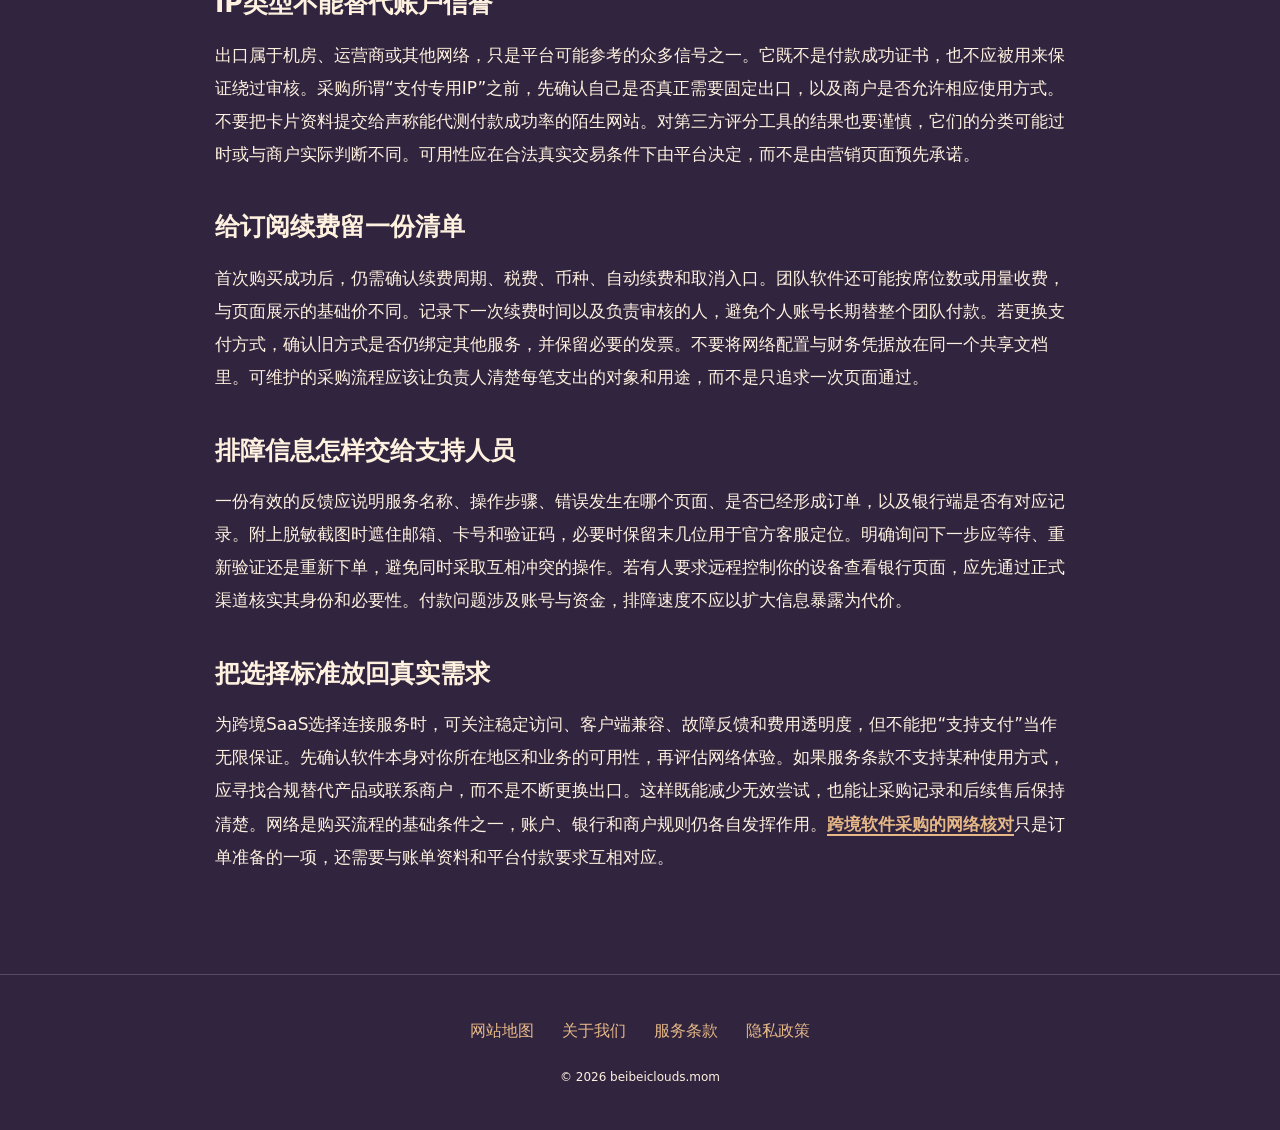
<file: beibei-clean-ip-credit-card-payment-guide.html>
<!DOCTYPE html>
<html lang="zh-CN"><head><meta charset="UTF-8"><meta name="viewport" content="width=device-width,initial-scale=1"><title>海外SaaS付款失败如何排查：别把所有问题都归给出口IP｜贝贝云</title><meta name="description" content="按订单、账单资料、浏览器会话与银行状态检查付款问题，避免重复扣款和不必要的信息暴露。"><meta name="keywords" content="贝贝云,海外SaaS付款失败如何排查：别把所有问题都归给出口IP,支付失败先保留原始提示,网络使用指南"><link rel="canonical" href="https://beibeiclouds.mom/beibei-clean-ip-credit-card-payment-guide.html"><meta property="og:type" content="article"><meta property="og:title" content="海外SaaS付款失败如何排查：别把所有问题都归给出口IP｜贝贝云"><meta property="og:description" content="按订单、账单资料、浏览器会话与银行状态检查付款问题，避免重复扣款和不必要的信息暴露。"><meta property="og:url" content="https://beibeiclouds.mom/beibei-clean-ip-credit-card-payment-guide.html"><meta property="og:image" content="https://beibeiclouds.mom/share.png"><meta property="og:locale" content="zh_CN"><link rel="icon" href="favicon.svg" type="image/svg+xml"><link rel="stylesheet" href="style.css"><script defer src="menu.js"></script><script type="application/ld+json">{"@context": "https://schema.org", "@type": "Article", "name": "海外SaaS付款失败如何排查：别把所有问题都归给出口IP｜贝贝云", "url": "https://beibeiclouds.mom/beibei-clean-ip-credit-card-payment-guide.html", "description": "按订单、账单资料、浏览器会话与银行状态检查付款问题，避免重复扣款和不必要的信息暴露。", "inLanguage": "zh-CN", "headline": "海外SaaS付款失败如何排查：别把所有问题都归给出口IP｜贝贝云", "dateModified": "2026-11-14", "image": "https://beibeiclouds.mom/share.png"}</script></head><body class="site-1 hero-A review-1 faq-0 nav-0"><header class="site-header"><div class="nav-wrap"><a class="brand" href="index.html"><svg class="brand-mark" viewBox="0 0 48 48" aria-hidden="true"><path d="M24 5L40 16V34L24 43L8 34V16Z M15 24a9 9 0 1 0 18 0a9 9 0 1 0-18 0" fill="none" stroke="currentColor" stroke-width="2" stroke-linecap="round" stroke-linejoin="round"/></svg><span>贝贝云</span></a><nav id="site-menu" aria-label="主导航"><a href="index.html">首页</a><a href="index.html#features">核心优势</a><a href="index.html#streaming">流媒体与AI</a><a href="index.html#pricing">价格套餐</a><a href="index.html#testimonials">用户评价</a><a href="index.html#faq">常见问题</a><a href="cloud-tales.html">云端物语</a></nav><div class="nav-actions"><a class="button compact" href="https://ww012.twilightaff.com/#/?code=A56DH1Af" target="_blank" rel="sponsored nofollow noopener">立即选购</a><button type="button" class="menu-toggle" aria-label="切换主导航菜单" aria-controls="site-menu" aria-expanded="false"><span></span><span></span></button></div></div></header><main class="site-main"><article class="article-page"><header><span class="eyebrow">云端物语 · 更新 2026-11-14</span><h1>海外SaaS付款失败如何排查：别把所有问题都归给出口IP</h1><p class="lead">按订单、账单资料、浏览器会话与银行状态检查付款问题，避免重复扣款和不必要的信息暴露。</p></header><div class="article-body"><h2>支付失败先保留原始提示</h2><p>海外软件服务的付款页面报错时，先记录订单状态、错误文字和发生时间，而不是立即尝试多张卡、多次付款或频繁更换网络。一次授权失败可能来自余额、银行风控、账单信息、商户支持地区或支付页面会话，不能只凭“IP不干净”作结论。若账户已经显示待处理订单，应先查询是否产生预授权或扣款，再决定是否重试。重复点击容易让同一笔购买出现多个未完成记录。记录中不要保存完整卡号、安全码或验证码，向客服提交资料时也只提供其正式渠道要求的最小信息。</p><h2>账单资料必须与真实情况一致</h2><p>姓名、账单地址、国家和邮编等字段应按支付工具的真实资料填写，不应为了适配某个出口位置而随意编造。商户可能对账户地区、支付方式和服务可用范围设有条件，网络连接不能改变这些合同限制。使用公司卡时，应先确认采购授权、报销要求及发票信息。若需要更正资料，按商户或银行提供的流程处理，而不是连续提交不同版本试探。所谓“住宅IP就一定能付款”的说法忽略了支付链路中的多个参与方，也无法保证交易被接受。</p><h2>浏览器状态可能导致流程中断</h2><p>支付通常经过商户、支付处理方和银行验证页面，浏览器扩展、弹窗限制或过期会话可能让跳转失败。可在保留订单信息后，使用受支持且更新的浏览器重新从商户入口发起流程。不要点击聊天消息中陌生的“补款链接”，也不要为了绕过问题关闭所有浏览器安全设置。第三方Cookie或重定向设置应按商户帮助文档处理，完成后恢复不再需要的临时例外。若验证页面本身打不开，先区分是银行端维护还是本地拦截，不要把所有错误都归给服务商。</p><h2>稳定环境比不断换出口更有意义</h2><p>在一个付款过程中频繁切换网络，可能导致会话中的地理或设备信息变化，增加诊断难度。应先选择自己正常使用、符合平台条件的连接环境，保持浏览器和账户一致，再完成一次明确的操作。不要同时在手机和电脑上重复支付同一订单。若网络中断，先回到订单页查看结果，而不是立即重新创建订单。稳定环境并不保证交易成功，但能减少人为变量，让银行或商户支持更容易判断发生了什么。所有调整都应服务于正常购买，不应用于规避平台地区或身份限制。</p><h2>区分预授权与实际入账</h2><p>某些付款尝试可能在银行端显示暂时占用额度，而商户仍显示失败或待处理。应以银行和商户各自的交易状态为依据，不凭短信片段判断钱已经永久扣走。保存订单编号、金额、币种和时间，按正式客服流程询问；不要在公开论坛贴完整账单。若涉及退款或争议，遵循支付机构规定的时限和证据要求。网络服务提供者通常无法直接撤销银行授权，因此向错误的一方反复询问并不能加快解决。先分清谁负责订单、谁负责资金状态，沟通会更有效。</p><h2>IP类型不能替代账户信誉</h2><p>出口属于机房、运营商或其他网络，只是平台可能参考的众多信号之一。它既不是付款成功证书，也不应被用来保证绕过审核。采购所谓“支付专用IP”之前，先确认自己是否真正需要固定出口，以及商户是否允许相应使用方式。不要把卡片资料提交给声称能代测付款成功率的陌生网站。对第三方评分工具的结果也要谨慎，它们的分类可能过时或与商户实际判断不同。可用性应在合法真实交易条件下由平台决定，而不是由营销页面预先承诺。</p><h2>给订阅续费留一份清单</h2><p>首次购买成功后，仍需确认续费周期、税费、币种、自动续费和取消入口。团队软件还可能按席位数或用量收费，与页面展示的基础价不同。记录下一次续费时间以及负责审核的人，避免个人账号长期替整个团队付款。若更换支付方式，确认旧方式是否仍绑定其他服务，并保留必要的发票。不要将网络配置与财务凭据放在同一个共享文档里。可维护的采购流程应该让负责人清楚每笔支出的对象和用途，而不是只追求一次页面通过。</p><h2>排障信息怎样交给支持人员</h2><p>一份有效的反馈应说明服务名称、操作步骤、错误发生在哪个页面、是否已经形成订单，以及银行端是否有对应记录。附上脱敏截图时遮住邮箱、卡号和验证码，必要时保留末几位用于官方客服定位。明确询问下一步应等待、重新验证还是重新下单，避免同时采取互相冲突的操作。若有人要求远程控制你的设备查看银行页面，应先通过正式渠道核实其身份和必要性。付款问题涉及账号与资金，排障速度不应以扩大信息暴露为代价。</p><h2>把选择标准放回真实需求</h2><p>为跨境SaaS选择连接服务时，可关注稳定访问、客户端兼容、故障反馈和费用透明度，但不能把“支持支付”当作无限保证。先确认软件本身对你所在地区和业务的可用性，再评估网络体验。如果服务条款不支持某种使用方式，应寻找合规替代产品或联系商户，而不是不断更换出口。这样既能减少无效尝试，也能让采购记录和后续售后保持清楚。网络是购买流程的基础条件之一，账户、银行和商户规则仍各自发挥作用。<a href="https://dajichang.mom/" target="_blank" rel="noopener">跨境软件采购的网络核对</a>只是订单准备的一项，还需要与账单资料和平台付款要求互相对应。</p></div></article></main><footer class="site-footer"><nav aria-label="页脚导航"><a href="sitemap.html">网站地图</a><a href="about.html">关于我们</a><a href="terms.html">服务条款</a><a href="privacy.html">隐私政策</a></nav><p>© 2026 beibeiclouds.mom</p></footer></body></html>
</file>
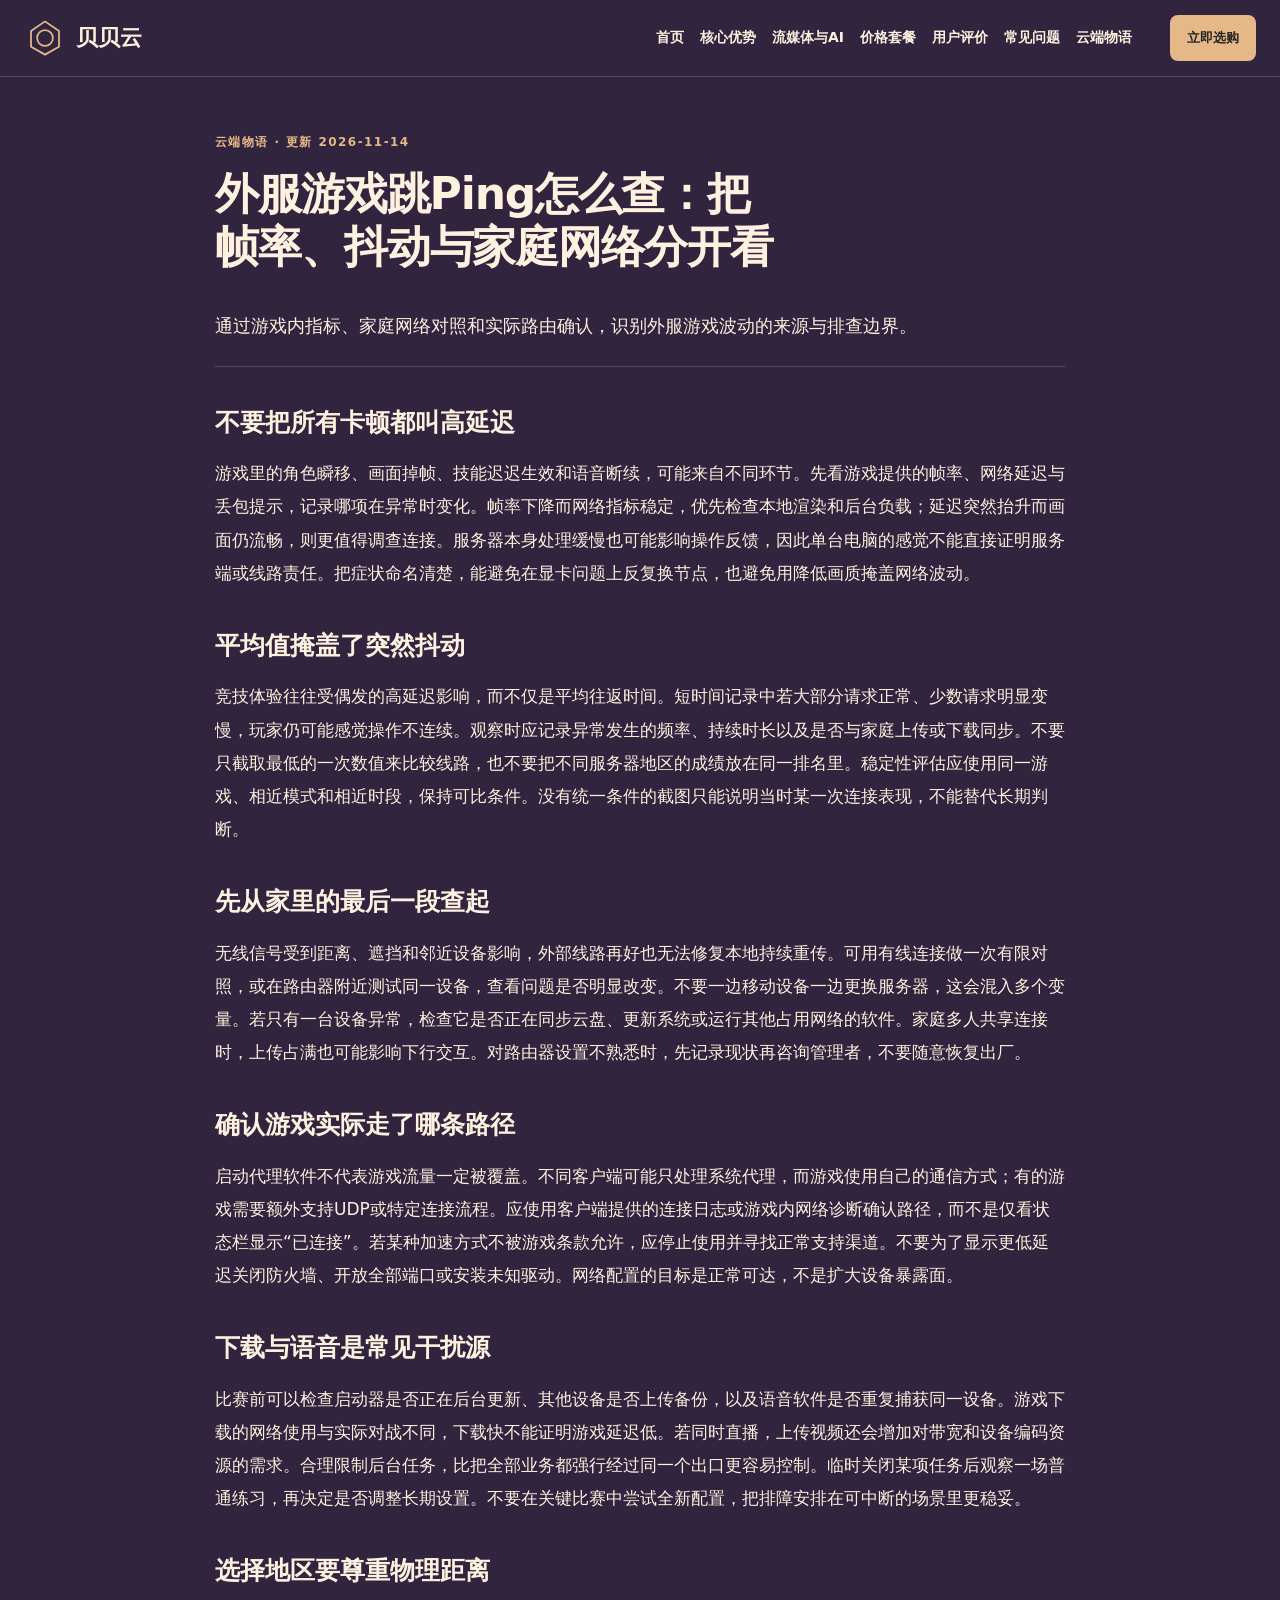
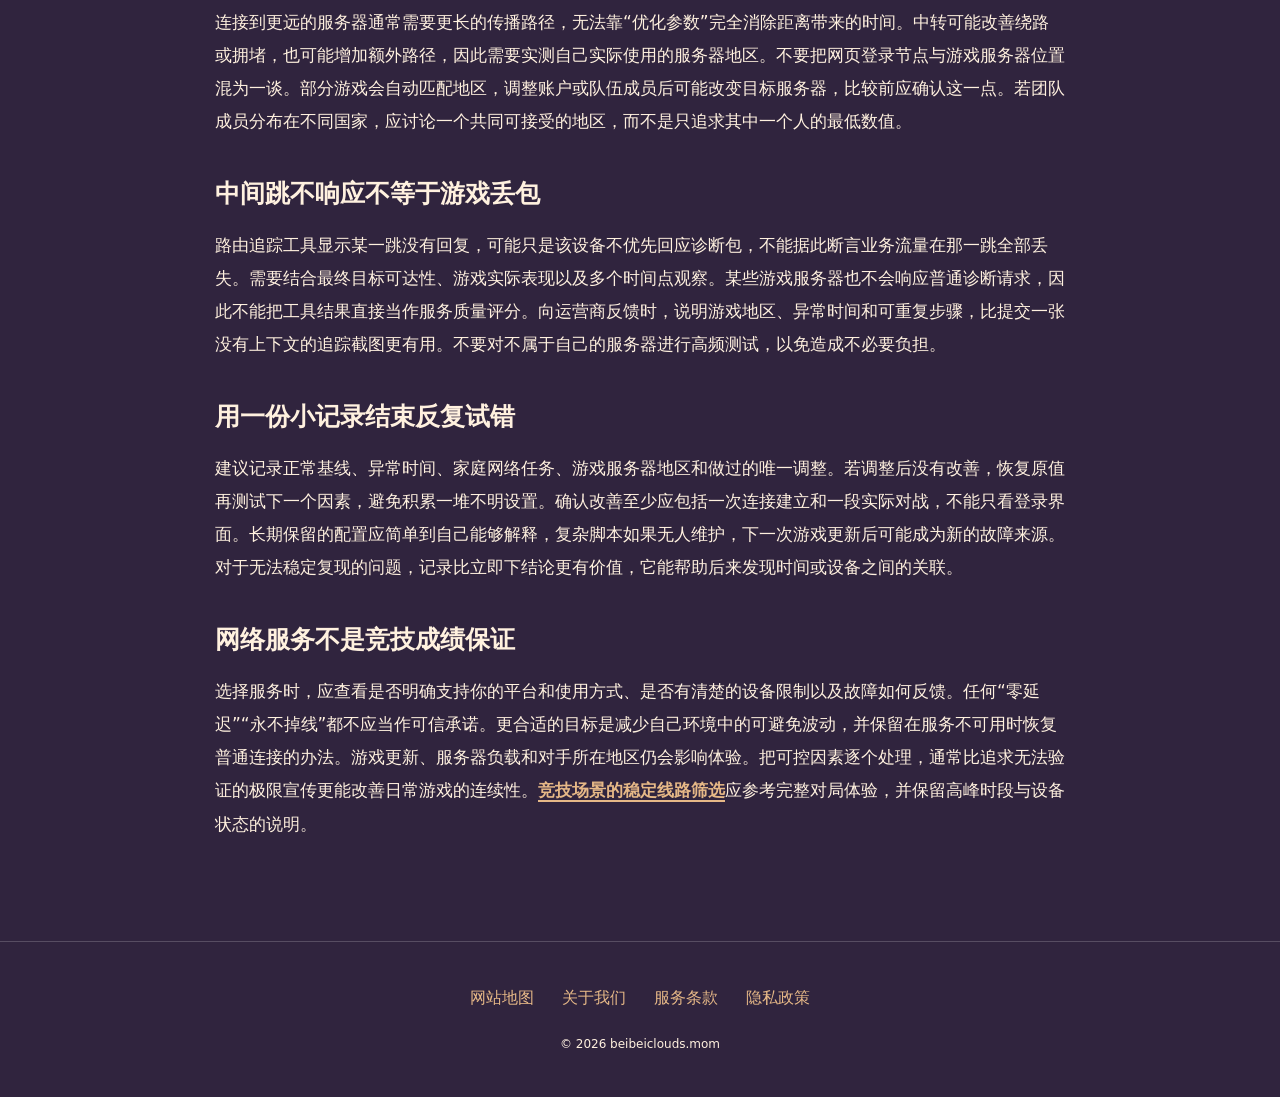
<file: beibei-global-gaming-rtt-jitter-reduction.html>
<!DOCTYPE html>
<html lang="zh-CN"><head><meta charset="UTF-8"><meta name="viewport" content="width=device-width,initial-scale=1"><title>外服游戏跳Ping怎么查：把帧率、抖动与家庭网络分开看｜贝贝云</title><meta name="description" content="通过游戏内指标、家庭网络对照和实际路由确认，识别外服游戏波动的来源与排查边界。"><meta name="keywords" content="贝贝云,外服游戏跳Ping怎么查：把帧率、抖动与家庭网络分开看,不要把所有卡顿都叫高延迟,网络使用指南"><link rel="canonical" href="https://beibeiclouds.mom/beibei-global-gaming-rtt-jitter-reduction.html"><meta property="og:type" content="article"><meta property="og:title" content="外服游戏跳Ping怎么查：把帧率、抖动与家庭网络分开看｜贝贝云"><meta property="og:description" content="通过游戏内指标、家庭网络对照和实际路由确认，识别外服游戏波动的来源与排查边界。"><meta property="og:url" content="https://beibeiclouds.mom/beibei-global-gaming-rtt-jitter-reduction.html"><meta property="og:image" content="https://beibeiclouds.mom/share.png"><meta property="og:locale" content="zh_CN"><link rel="icon" href="favicon.svg" type="image/svg+xml"><link rel="stylesheet" href="style.css"><script defer src="menu.js"></script><script type="application/ld+json">{"@context": "https://schema.org", "@type": "Article", "name": "外服游戏跳Ping怎么查：把帧率、抖动与家庭网络分开看｜贝贝云", "url": "https://beibeiclouds.mom/beibei-global-gaming-rtt-jitter-reduction.html", "description": "通过游戏内指标、家庭网络对照和实际路由确认，识别外服游戏波动的来源与排查边界。", "inLanguage": "zh-CN", "headline": "外服游戏跳Ping怎么查：把帧率、抖动与家庭网络分开看｜贝贝云", "dateModified": "2026-11-14", "image": "https://beibeiclouds.mom/share.png"}</script></head><body class="site-1 hero-A review-1 faq-0 nav-0"><header class="site-header"><div class="nav-wrap"><a class="brand" href="index.html"><svg class="brand-mark" viewBox="0 0 48 48" aria-hidden="true"><path d="M24 5L40 16V34L24 43L8 34V16Z M15 24a9 9 0 1 0 18 0a9 9 0 1 0-18 0" fill="none" stroke="currentColor" stroke-width="2" stroke-linecap="round" stroke-linejoin="round"/></svg><span>贝贝云</span></a><nav id="site-menu" aria-label="主导航"><a href="index.html">首页</a><a href="index.html#features">核心优势</a><a href="index.html#streaming">流媒体与AI</a><a href="index.html#pricing">价格套餐</a><a href="index.html#testimonials">用户评价</a><a href="index.html#faq">常见问题</a><a href="cloud-tales.html">云端物语</a></nav><div class="nav-actions"><a class="button compact" href="https://ww012.twilightaff.com/#/?code=A56DH1Af" target="_blank" rel="sponsored nofollow noopener">立即选购</a><button type="button" class="menu-toggle" aria-label="切换主导航菜单" aria-controls="site-menu" aria-expanded="false"><span></span><span></span></button></div></div></header><main class="site-main"><article class="article-page"><header><span class="eyebrow">云端物语 · 更新 2026-11-14</span><h1>外服游戏跳Ping怎么查：把帧率、抖动与家庭网络分开看</h1><p class="lead">通过游戏内指标、家庭网络对照和实际路由确认，识别外服游戏波动的来源与排查边界。</p></header><div class="article-body"><h2>不要把所有卡顿都叫高延迟</h2><p>游戏里的角色瞬移、画面掉帧、技能迟迟生效和语音断续，可能来自不同环节。先看游戏提供的帧率、网络延迟与丢包提示，记录哪项在异常时变化。帧率下降而网络指标稳定，优先检查本地渲染和后台负载；延迟突然抬升而画面仍流畅，则更值得调查连接。服务器本身处理缓慢也可能影响操作反馈，因此单台电脑的感觉不能直接证明服务端或线路责任。把症状命名清楚，能避免在显卡问题上反复换节点，也避免用降低画质掩盖网络波动。</p><h2>平均值掩盖了突然抖动</h2><p>竞技体验往往受偶发的高延迟影响，而不仅是平均往返时间。短时间记录中若大部分请求正常、少数请求明显变慢，玩家仍可能感觉操作不连续。观察时应记录异常发生的频率、持续时长以及是否与家庭上传或下载同步。不要只截取最低的一次数值来比较线路，也不要把不同服务器地区的成绩放在同一排名里。稳定性评估应使用同一游戏、相近模式和相近时段，保持可比条件。没有统一条件的截图只能说明当时某一次连接表现，不能替代长期判断。</p><h2>先从家里的最后一段查起</h2><p>无线信号受到距离、遮挡和邻近设备影响，外部线路再好也无法修复本地持续重传。可用有线连接做一次有限对照，或在路由器附近测试同一设备，查看问题是否明显改变。不要一边移动设备一边更换服务器，这会混入多个变量。若只有一台设备异常，检查它是否正在同步云盘、更新系统或运行其他占用网络的软件。家庭多人共享连接时，上传占满也可能影响下行交互。对路由器设置不熟悉时，先记录现状再咨询管理者，不要随意恢复出厂。</p><h2>确认游戏实际走了哪条路径</h2><p>启动代理软件不代表游戏流量一定被覆盖。不同客户端可能只处理系统代理，而游戏使用自己的通信方式；有的游戏需要额外支持UDP或特定连接流程。应使用客户端提供的连接日志或游戏内网络诊断确认路径，而不是仅看状态栏显示“已连接”。若某种加速方式不被游戏条款允许，应停止使用并寻找正常支持渠道。不要为了显示更低延迟关闭防火墙、开放全部端口或安装未知驱动。网络配置的目标是正常可达，不是扩大设备暴露面。</p><h2>下载与语音是常见干扰源</h2><p>比赛前可以检查启动器是否正在后台更新、其他设备是否上传备份，以及语音软件是否重复捕获同一设备。游戏下载的网络使用与实际对战不同，下载快不能证明游戏延迟低。若同时直播，上传视频还会增加对带宽和设备编码资源的需求。合理限制后台任务，比把全部业务都强行经过同一个出口更容易控制。临时关闭某项任务后观察一场普通练习，再决定是否调整长期设置。不要在关键比赛中尝试全新配置，把排障安排在可中断的场景里更稳妥。</p><h2>选择地区要尊重物理距离</h2><p>连接到更远的服务器通常需要更长的传播路径，无法靠“优化参数”完全消除距离带来的时间。中转可能改善绕路或拥堵，也可能增加额外路径，因此需要实测自己实际使用的服务器地区。不要把网页登录节点与游戏服务器位置混为一谈。部分游戏会自动匹配地区，调整账户或队伍成员后可能改变目标服务器，比较前应确认这一点。若团队成员分布在不同国家，应讨论一个共同可接受的地区，而不是只追求其中一个人的最低数值。</p><h2>中间跳不响应不等于游戏丢包</h2><p>路由追踪工具显示某一跳没有回复，可能只是该设备不优先回应诊断包，不能据此断言业务流量在那一跳全部丢失。需要结合最终目标可达性、游戏实际表现以及多个时间点观察。某些游戏服务器也不会响应普通诊断请求，因此不能把工具结果直接当作服务质量评分。向运营商反馈时，说明游戏地区、异常时间和可重复步骤，比提交一张没有上下文的追踪截图更有用。不要对不属于自己的服务器进行高频测试，以免造成不必要负担。</p><h2>用一份小记录结束反复试错</h2><p>建议记录正常基线、异常时间、家庭网络任务、游戏服务器地区和做过的唯一调整。若调整后没有改善，恢复原值再测试下一个因素，避免积累一堆不明设置。确认改善至少应包括一次连接建立和一段实际对战，不能只看登录界面。长期保留的配置应简单到自己能够解释，复杂脚本如果无人维护，下一次游戏更新后可能成为新的故障来源。对于无法稳定复现的问题，记录比立即下结论更有价值，它能帮助后来发现时间或设备之间的关联。</p><h2>网络服务不是竞技成绩保证</h2><p>选择服务时，应查看是否明确支持你的平台和使用方式、是否有清楚的设备限制以及故障如何反馈。任何“零延迟”“永不掉线”都不应当作可信承诺。更合适的目标是减少自己环境中的可避免波动，并保留在服务不可用时恢复普通连接的办法。游戏更新、服务器负载和对手所在地区仍会影响体验。把可控因素逐个处理，通常比追求无法验证的极限宣传更能改善日常游戏的连续性。<a href="https://dajichang.mom/" target="_blank" rel="noopener">竞技场景的稳定线路筛选</a>应参考完整对局体验，并保留高峰时段与设备状态的说明。</p></div></article></main><footer class="site-footer"><nav aria-label="页脚导航"><a href="sitemap.html">网站地图</a><a href="about.html">关于我们</a><a href="terms.html">服务条款</a><a href="privacy.html">隐私政策</a></nav><p>© 2026 beibeiclouds.mom</p></footer></body></html>
</file>
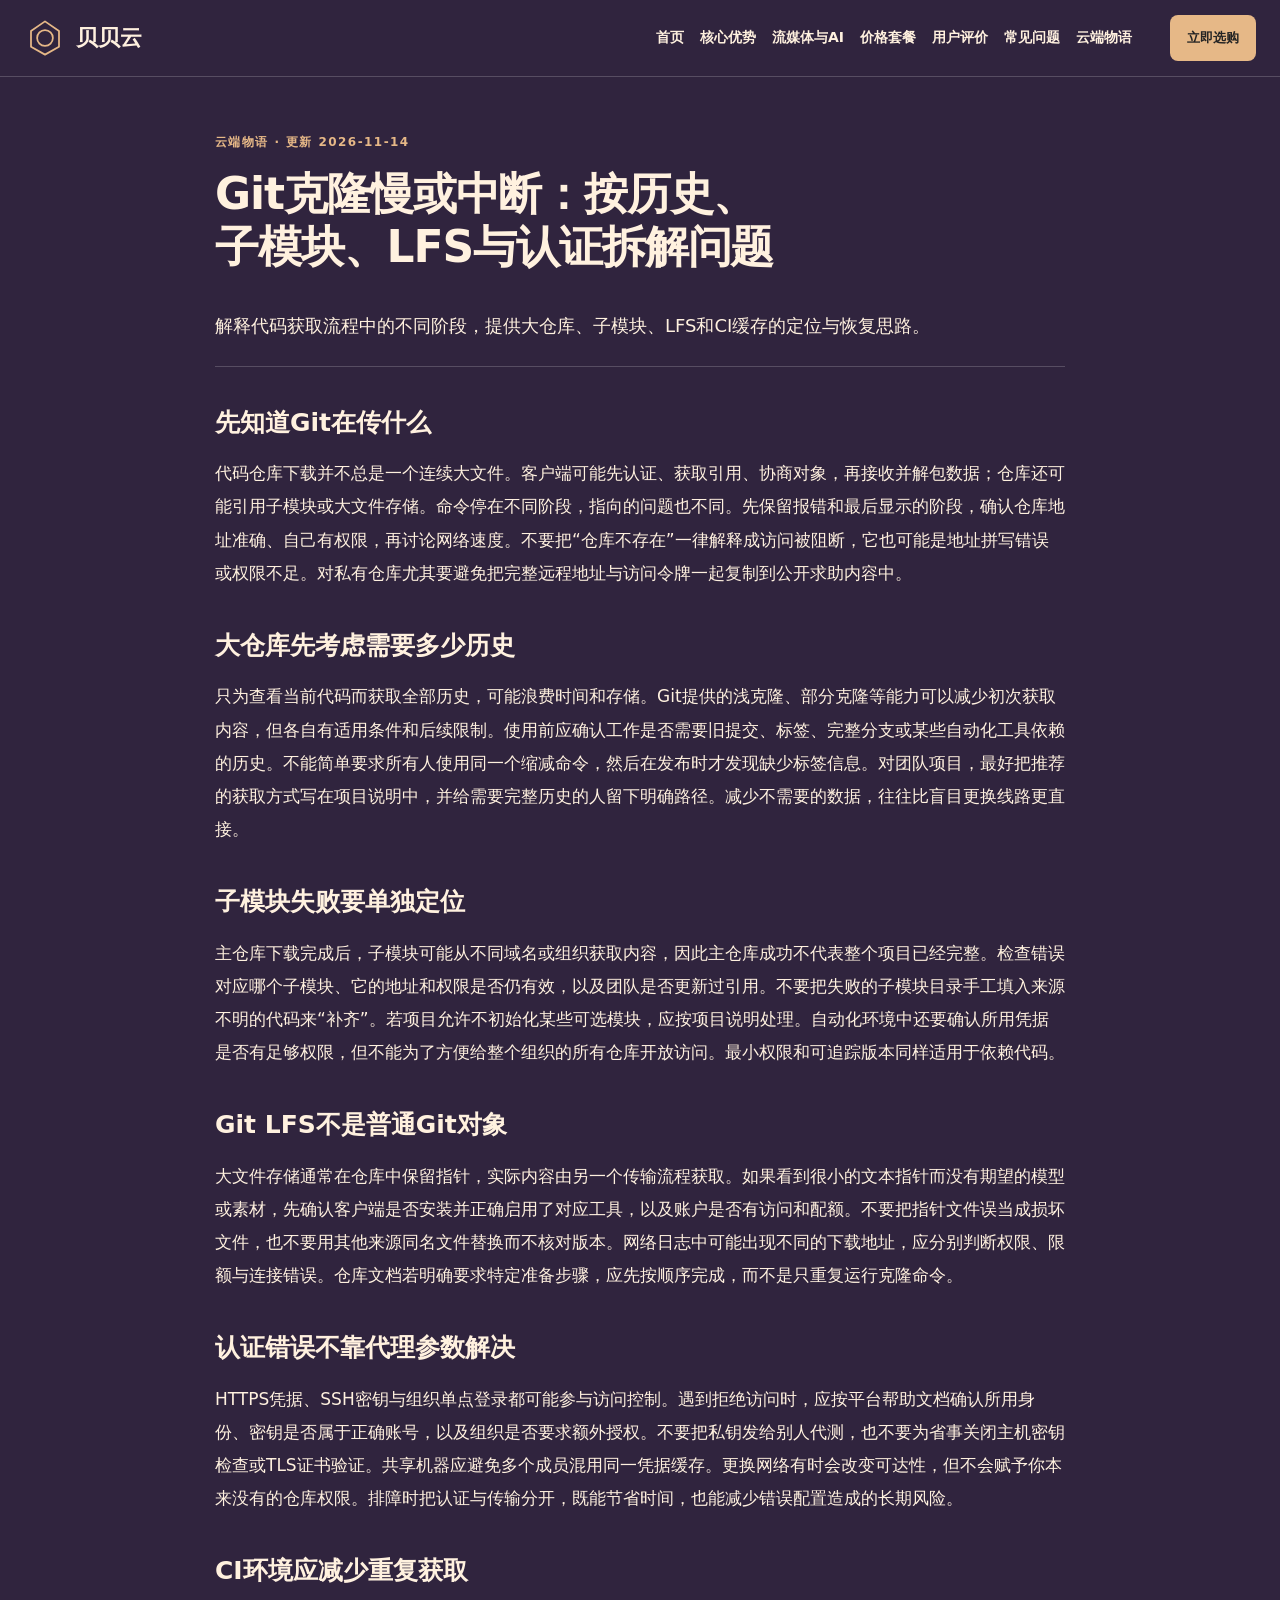
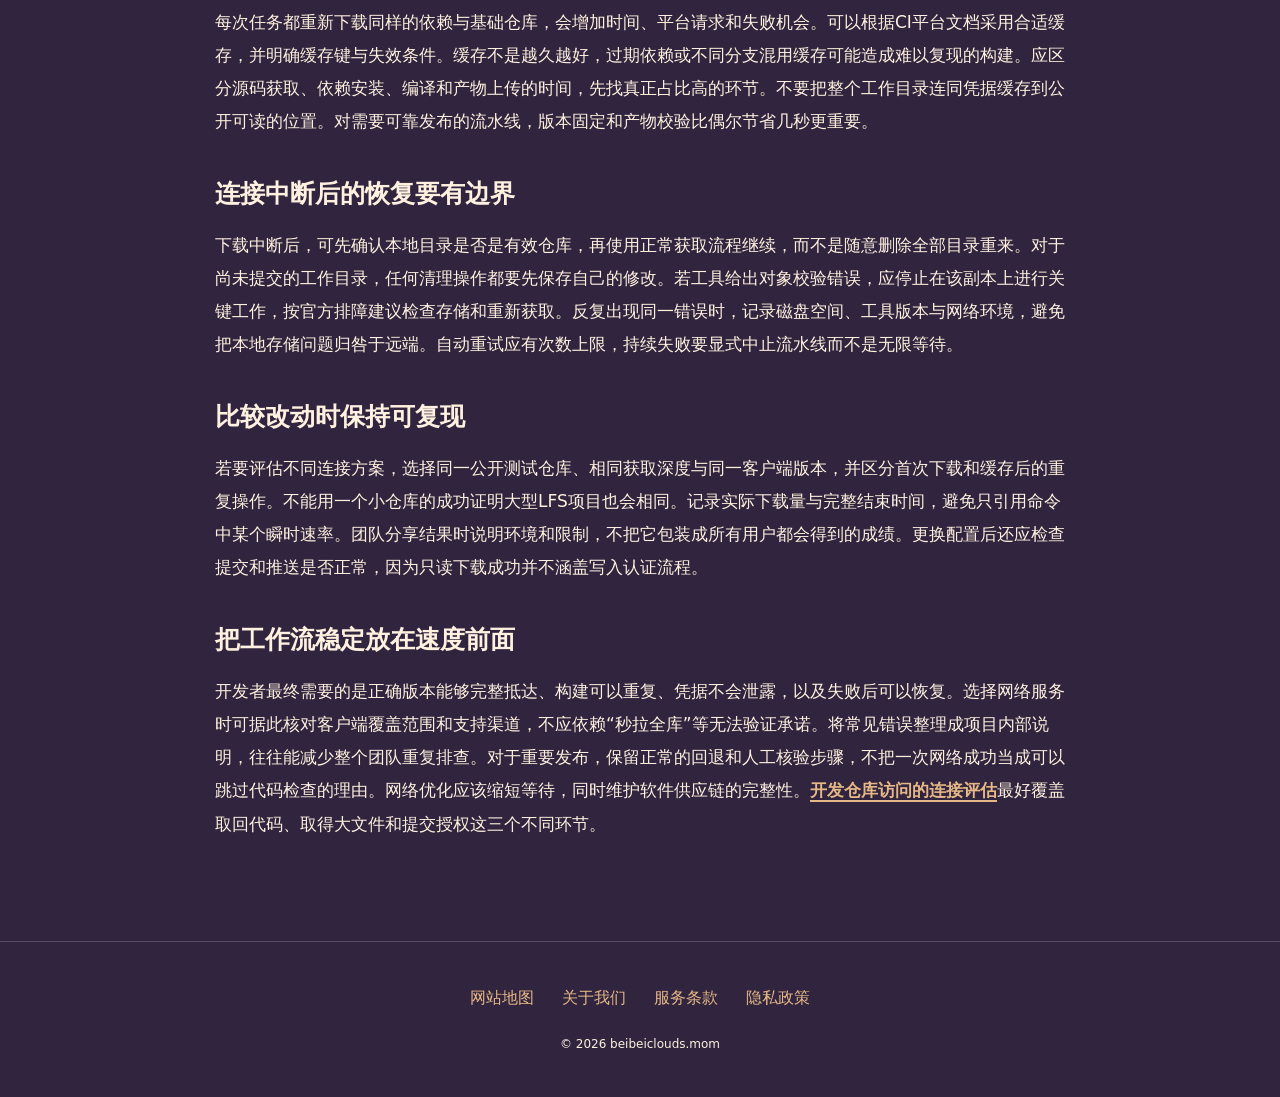
<file: beibei-remote-git-workflow-acceleration.html>
<!DOCTYPE html>
<html lang="zh-CN"><head><meta charset="UTF-8"><meta name="viewport" content="width=device-width,initial-scale=1"><title>Git克隆慢或中断：按历史、子模块、LFS与认证拆解问题｜贝贝云</title><meta name="description" content="解释代码获取流程中的不同阶段，提供大仓库、子模块、LFS和CI缓存的定位与恢复思路。"><meta name="keywords" content="贝贝云,Git克隆慢或中断：按历史、子模块、LFS与认证拆解问题,先知道Git在传什么,网络使用指南"><link rel="canonical" href="https://beibeiclouds.mom/beibei-remote-git-workflow-acceleration.html"><meta property="og:type" content="article"><meta property="og:title" content="Git克隆慢或中断：按历史、子模块、LFS与认证拆解问题｜贝贝云"><meta property="og:description" content="解释代码获取流程中的不同阶段，提供大仓库、子模块、LFS和CI缓存的定位与恢复思路。"><meta property="og:url" content="https://beibeiclouds.mom/beibei-remote-git-workflow-acceleration.html"><meta property="og:image" content="https://beibeiclouds.mom/share.png"><meta property="og:locale" content="zh_CN"><link rel="icon" href="favicon.svg" type="image/svg+xml"><link rel="stylesheet" href="style.css"><script defer src="menu.js"></script><script type="application/ld+json">{"@context": "https://schema.org", "@type": "Article", "name": "Git克隆慢或中断：按历史、子模块、LFS与认证拆解问题｜贝贝云", "url": "https://beibeiclouds.mom/beibei-remote-git-workflow-acceleration.html", "description": "解释代码获取流程中的不同阶段，提供大仓库、子模块、LFS和CI缓存的定位与恢复思路。", "inLanguage": "zh-CN", "headline": "Git克隆慢或中断：按历史、子模块、LFS与认证拆解问题｜贝贝云", "dateModified": "2026-11-14", "image": "https://beibeiclouds.mom/share.png"}</script></head><body class="site-1 hero-A review-1 faq-0 nav-0"><header class="site-header"><div class="nav-wrap"><a class="brand" href="index.html"><svg class="brand-mark" viewBox="0 0 48 48" aria-hidden="true"><path d="M24 5L40 16V34L24 43L8 34V16Z M15 24a9 9 0 1 0 18 0a9 9 0 1 0-18 0" fill="none" stroke="currentColor" stroke-width="2" stroke-linecap="round" stroke-linejoin="round"/></svg><span>贝贝云</span></a><nav id="site-menu" aria-label="主导航"><a href="index.html">首页</a><a href="index.html#features">核心优势</a><a href="index.html#streaming">流媒体与AI</a><a href="index.html#pricing">价格套餐</a><a href="index.html#testimonials">用户评价</a><a href="index.html#faq">常见问题</a><a href="cloud-tales.html">云端物语</a></nav><div class="nav-actions"><a class="button compact" href="https://ww012.twilightaff.com/#/?code=A56DH1Af" target="_blank" rel="sponsored nofollow noopener">立即选购</a><button type="button" class="menu-toggle" aria-label="切换主导航菜单" aria-controls="site-menu" aria-expanded="false"><span></span><span></span></button></div></div></header><main class="site-main"><article class="article-page"><header><span class="eyebrow">云端物语 · 更新 2026-11-14</span><h1>Git克隆慢或中断：按历史、子模块、LFS与认证拆解问题</h1><p class="lead">解释代码获取流程中的不同阶段，提供大仓库、子模块、LFS和CI缓存的定位与恢复思路。</p></header><div class="article-body"><h2>先知道Git在传什么</h2><p>代码仓库下载并不总是一个连续大文件。客户端可能先认证、获取引用、协商对象，再接收并解包数据；仓库还可能引用子模块或大文件存储。命令停在不同阶段，指向的问题也不同。先保留报错和最后显示的阶段，确认仓库地址准确、自己有权限，再讨论网络速度。不要把“仓库不存在”一律解释成访问被阻断，它也可能是地址拼写错误或权限不足。对私有仓库尤其要避免把完整远程地址与访问令牌一起复制到公开求助内容中。</p><h2>大仓库先考虑需要多少历史</h2><p>只为查看当前代码而获取全部历史，可能浪费时间和存储。Git提供的浅克隆、部分克隆等能力可以减少初次获取内容，但各自有适用条件和后续限制。使用前应确认工作是否需要旧提交、标签、完整分支或某些自动化工具依赖的历史。不能简单要求所有人使用同一个缩减命令，然后在发布时才发现缺少标签信息。对团队项目，最好把推荐的获取方式写在项目说明中，并给需要完整历史的人留下明确路径。减少不需要的数据，往往比盲目更换线路更直接。</p><h2>子模块失败要单独定位</h2><p>主仓库下载完成后，子模块可能从不同域名或组织获取内容，因此主仓库成功不代表整个项目已经完整。检查错误对应哪个子模块、它的地址和权限是否仍有效，以及团队是否更新过引用。不要把失败的子模块目录手工填入来源不明的代码来“补齐”。若项目允许不初始化某些可选模块，应按项目说明处理。自动化环境中还要确认所用凭据是否有足够权限，但不能为了方便给整个组织的所有仓库开放访问。最小权限和可追踪版本同样适用于依赖代码。</p><h2>Git LFS不是普通Git对象</h2><p>大文件存储通常在仓库中保留指针，实际内容由另一个传输流程获取。如果看到很小的文本指针而没有期望的模型或素材，先确认客户端是否安装并正确启用了对应工具，以及账户是否有访问和配额。不要把指针文件误当成损坏文件，也不要用其他来源同名文件替换而不核对版本。网络日志中可能出现不同的下载地址，应分别判断权限、限额与连接错误。仓库文档若明确要求特定准备步骤，应先按顺序完成，而不是只重复运行克隆命令。</p><h2>认证错误不靠代理参数解决</h2><p>HTTPS凭据、SSH密钥与组织单点登录都可能参与访问控制。遇到拒绝访问时，应按平台帮助文档确认所用身份、密钥是否属于正确账号，以及组织是否要求额外授权。不要把私钥发给别人代测，也不要为省事关闭主机密钥检查或TLS证书验证。共享机器应避免多个成员混用同一凭据缓存。更换网络有时会改变可达性，但不会赋予你本来没有的仓库权限。排障时把认证与传输分开，既能节省时间，也能减少错误配置造成的长期风险。</p><h2>CI环境应减少重复获取</h2><p>每次任务都重新下载同样的依赖与基础仓库，会增加时间、平台请求和失败机会。可以根据CI平台文档采用合适缓存，并明确缓存键与失效条件。缓存不是越久越好，过期依赖或不同分支混用缓存可能造成难以复现的构建。应区分源码获取、依赖安装、编译和产物上传的时间，先找真正占比高的环节。不要把整个工作目录连同凭据缓存到公开可读的位置。对需要可靠发布的流水线，版本固定和产物校验比偶尔节省几秒更重要。</p><h2>连接中断后的恢复要有边界</h2><p>下载中断后，可先确认本地目录是否是有效仓库，再使用正常获取流程继续，而不是随意删除全部目录重来。对于尚未提交的工作目录，任何清理操作都要先保存自己的修改。若工具给出对象校验错误，应停止在该副本上进行关键工作，按官方排障建议检查存储和重新获取。反复出现同一错误时，记录磁盘空间、工具版本与网络环境，避免把本地存储问题归咎于远端。自动重试应有次数上限，持续失败要显式中止流水线而不是无限等待。</p><h2>比较改动时保持可复现</h2><p>若要评估不同连接方案，选择同一公开测试仓库、相同获取深度与同一客户端版本，并区分首次下载和缓存后的重复操作。不能用一个小仓库的成功证明大型LFS项目也会相同。记录实际下载量与完整结束时间，避免只引用命令中某个瞬时速率。团队分享结果时说明环境和限制，不把它包装成所有用户都会得到的成绩。更换配置后还应检查提交和推送是否正常，因为只读下载成功并不涵盖写入认证流程。</p><h2>把工作流稳定放在速度前面</h2><p>开发者最终需要的是正确版本能够完整抵达、构建可以重复、凭据不会泄露，以及失败后可以恢复。选择网络服务时可据此核对客户端覆盖范围和支持渠道，不应依赖“秒拉全库”等无法验证承诺。将常见错误整理成项目内部说明，往往能减少整个团队重复排查。对于重要发布，保留正常的回退和人工核验步骤，不把一次网络成功当成可以跳过代码检查的理由。网络优化应该缩短等待，同时维护软件供应链的完整性。<a href="https://dajichang.mom/" target="_blank" rel="noopener">开发仓库访问的连接评估</a>最好覆盖取回代码、取得大文件和提交授权这三个不同环节。</p></div></article></main><footer class="site-footer"><nav aria-label="页脚导航"><a href="sitemap.html">网站地图</a><a href="about.html">关于我们</a><a href="terms.html">服务条款</a><a href="privacy.html">隐私政策</a></nav><p>© 2026 beibeiclouds.mom</p></footer></body></html>
</file>
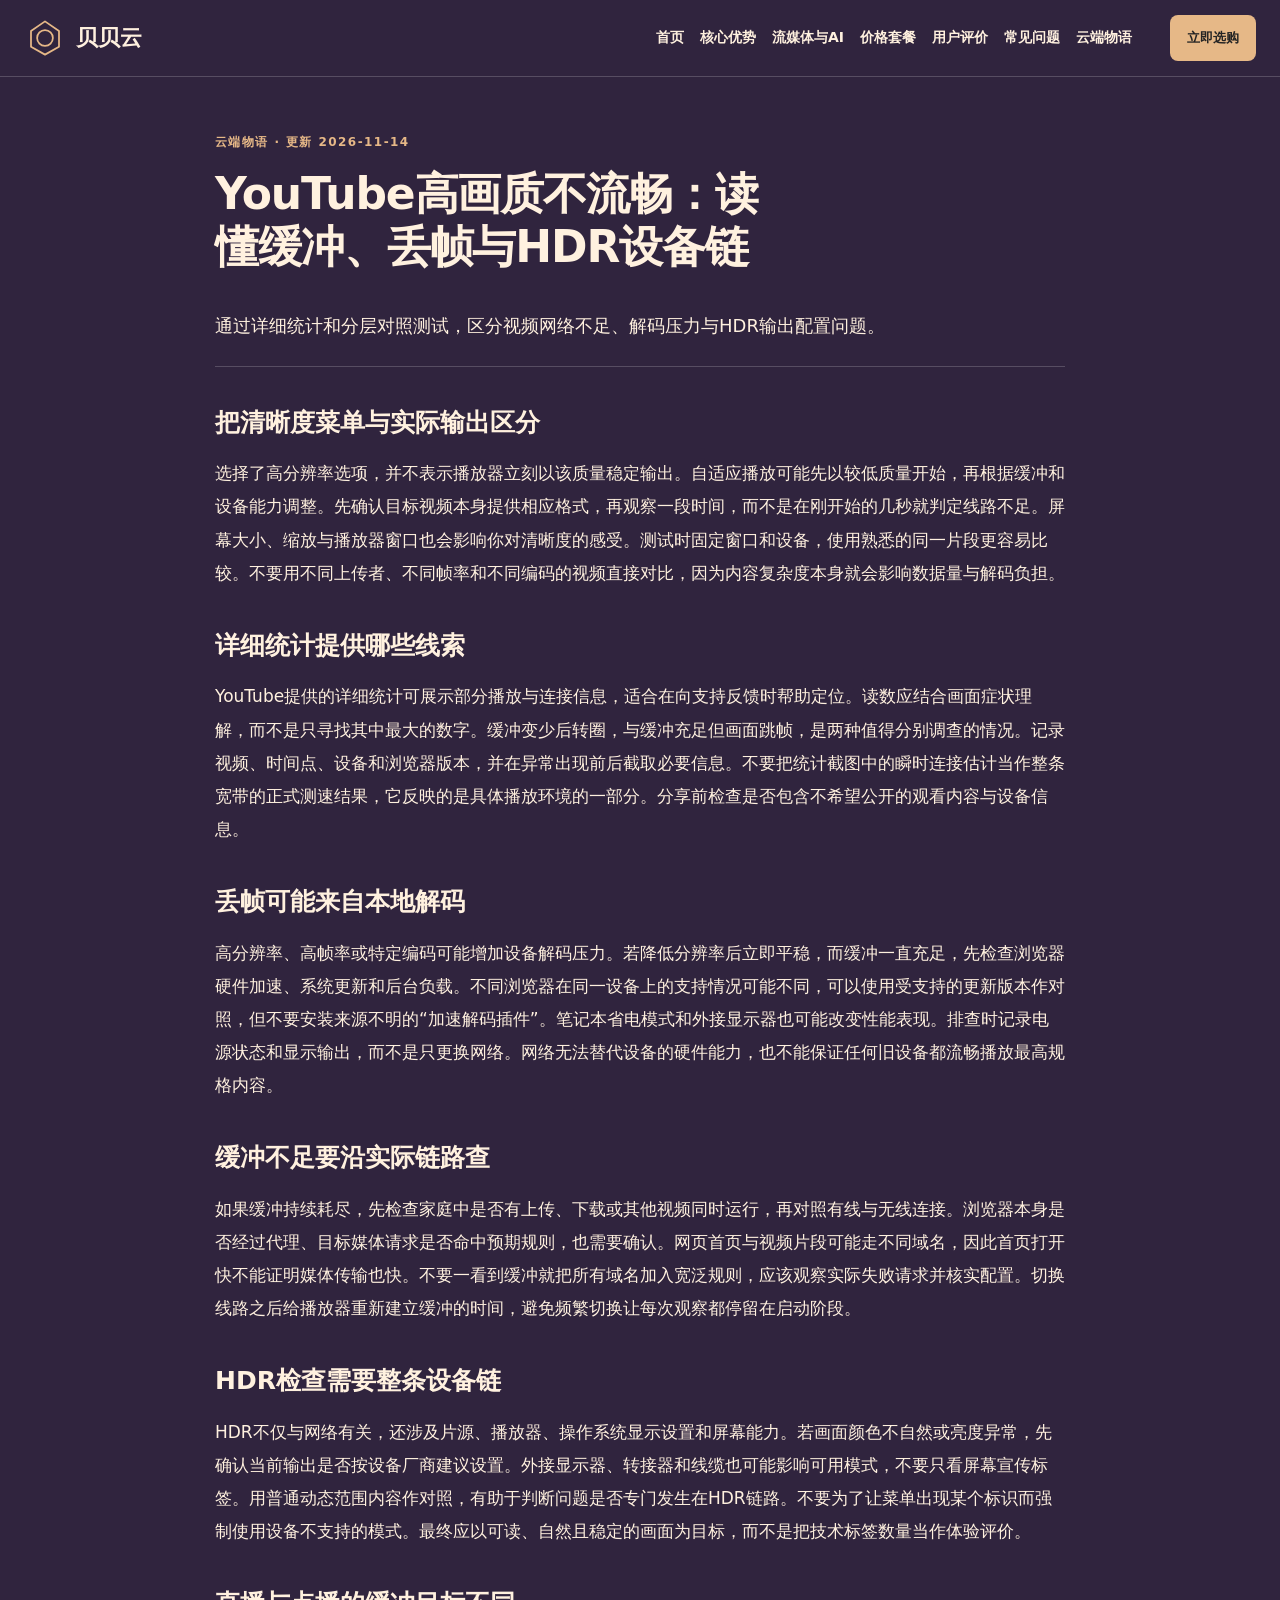
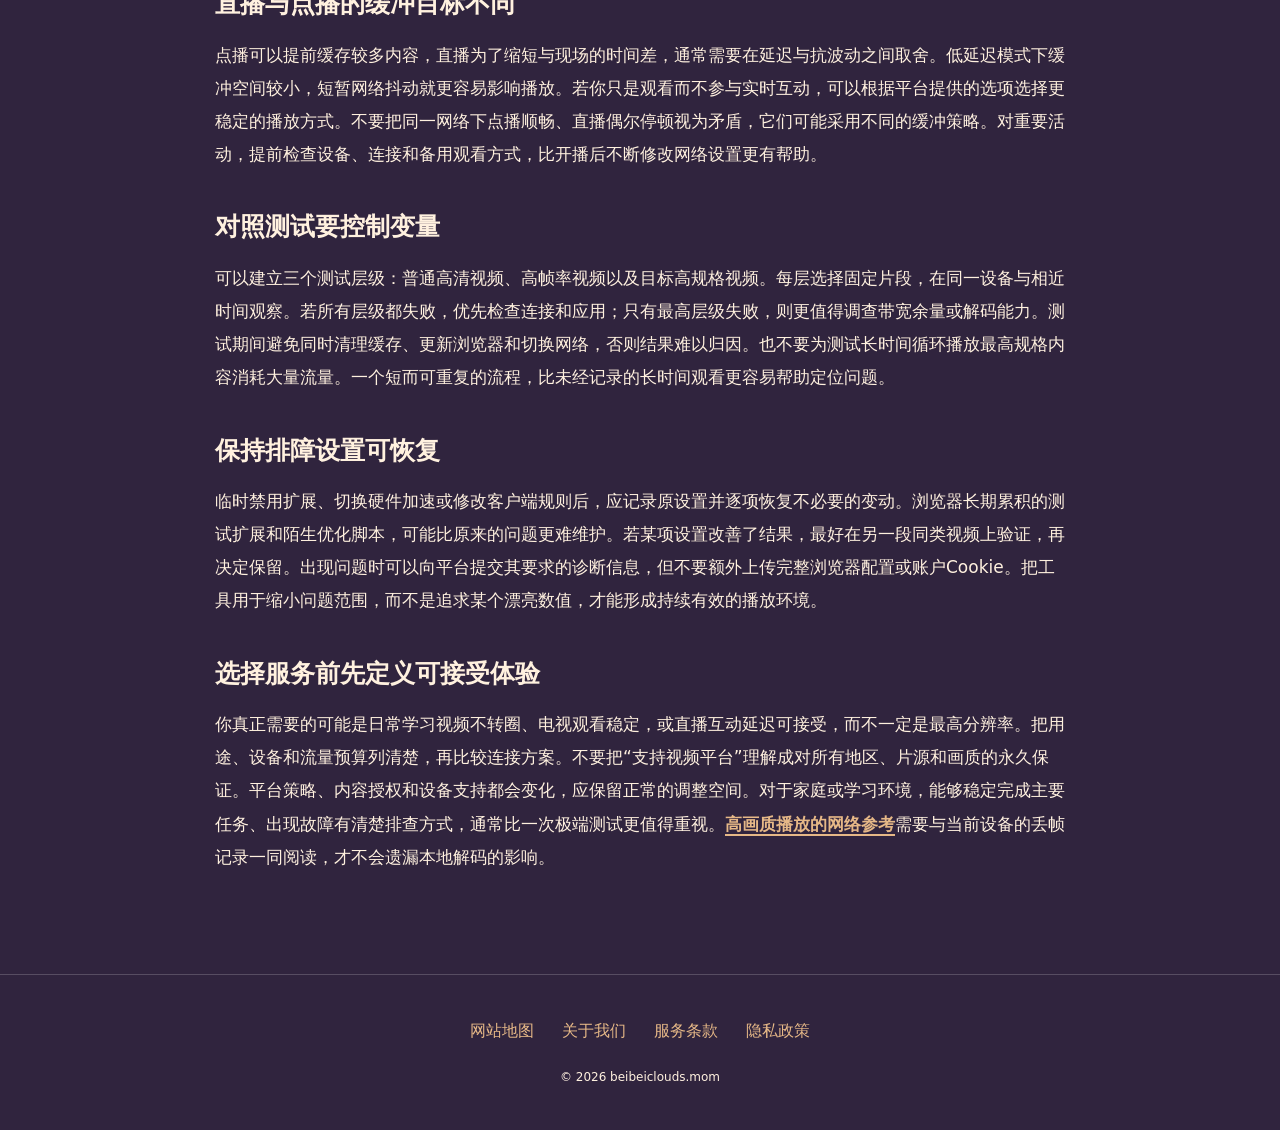
<file: beibei-youtube-4k-hdr-av1-decoding.html>
<!DOCTYPE html>
<html lang="zh-CN"><head><meta charset="UTF-8"><meta name="viewport" content="width=device-width,initial-scale=1"><title>YouTube高画质不流畅：读懂缓冲、丢帧与HDR设备链｜贝贝云</title><meta name="description" content="通过详细统计和分层对照测试，区分视频网络不足、解码压力与HDR输出配置问题。"><meta name="keywords" content="贝贝云,YouTube高画质不流畅：读懂缓冲、丢帧与HDR设备链,把清晰度菜单与实际输出区分,网络使用指南"><link rel="canonical" href="https://beibeiclouds.mom/beibei-youtube-4k-hdr-av1-decoding.html"><meta property="og:type" content="article"><meta property="og:title" content="YouTube高画质不流畅：读懂缓冲、丢帧与HDR设备链｜贝贝云"><meta property="og:description" content="通过详细统计和分层对照测试，区分视频网络不足、解码压力与HDR输出配置问题。"><meta property="og:url" content="https://beibeiclouds.mom/beibei-youtube-4k-hdr-av1-decoding.html"><meta property="og:image" content="https://beibeiclouds.mom/share.png"><meta property="og:locale" content="zh_CN"><link rel="icon" href="favicon.svg" type="image/svg+xml"><link rel="stylesheet" href="style.css"><script defer src="menu.js"></script><script type="application/ld+json">{"@context": "https://schema.org", "@type": "Article", "name": "YouTube高画质不流畅：读懂缓冲、丢帧与HDR设备链｜贝贝云", "url": "https://beibeiclouds.mom/beibei-youtube-4k-hdr-av1-decoding.html", "description": "通过详细统计和分层对照测试，区分视频网络不足、解码压力与HDR输出配置问题。", "inLanguage": "zh-CN", "headline": "YouTube高画质不流畅：读懂缓冲、丢帧与HDR设备链｜贝贝云", "dateModified": "2026-11-14", "image": "https://beibeiclouds.mom/share.png"}</script></head><body class="site-1 hero-A review-1 faq-0 nav-0"><header class="site-header"><div class="nav-wrap"><a class="brand" href="index.html"><svg class="brand-mark" viewBox="0 0 48 48" aria-hidden="true"><path d="M24 5L40 16V34L24 43L8 34V16Z M15 24a9 9 0 1 0 18 0a9 9 0 1 0-18 0" fill="none" stroke="currentColor" stroke-width="2" stroke-linecap="round" stroke-linejoin="round"/></svg><span>贝贝云</span></a><nav id="site-menu" aria-label="主导航"><a href="index.html">首页</a><a href="index.html#features">核心优势</a><a href="index.html#streaming">流媒体与AI</a><a href="index.html#pricing">价格套餐</a><a href="index.html#testimonials">用户评价</a><a href="index.html#faq">常见问题</a><a href="cloud-tales.html">云端物语</a></nav><div class="nav-actions"><a class="button compact" href="https://ww012.twilightaff.com/#/?code=A56DH1Af" target="_blank" rel="sponsored nofollow noopener">立即选购</a><button type="button" class="menu-toggle" aria-label="切换主导航菜单" aria-controls="site-menu" aria-expanded="false"><span></span><span></span></button></div></div></header><main class="site-main"><article class="article-page"><header><span class="eyebrow">云端物语 · 更新 2026-11-14</span><h1>YouTube高画质不流畅：读懂缓冲、丢帧与HDR设备链</h1><p class="lead">通过详细统计和分层对照测试，区分视频网络不足、解码压力与HDR输出配置问题。</p></header><div class="article-body"><h2>把清晰度菜单与实际输出区分</h2><p>选择了高分辨率选项，并不表示播放器立刻以该质量稳定输出。自适应播放可能先以较低质量开始，再根据缓冲和设备能力调整。先确认目标视频本身提供相应格式，再观察一段时间，而不是在刚开始的几秒就判定线路不足。屏幕大小、缩放与播放器窗口也会影响你对清晰度的感受。测试时固定窗口和设备，使用熟悉的同一片段更容易比较。不要用不同上传者、不同帧率和不同编码的视频直接对比，因为内容复杂度本身就会影响数据量与解码负担。</p><h2>详细统计提供哪些线索</h2><p>YouTube提供的详细统计可展示部分播放与连接信息，适合在向支持反馈时帮助定位。读数应结合画面症状理解，而不是只寻找其中最大的数字。缓冲变少后转圈，与缓冲充足但画面跳帧，是两种值得分别调查的情况。记录视频、时间点、设备和浏览器版本，并在异常出现前后截取必要信息。不要把统计截图中的瞬时连接估计当作整条宽带的正式测速结果，它反映的是具体播放环境的一部分。分享前检查是否包含不希望公开的观看内容与设备信息。</p><h2>丢帧可能来自本地解码</h2><p>高分辨率、高帧率或特定编码可能增加设备解码压力。若降低分辨率后立即平稳，而缓冲一直充足，先检查浏览器硬件加速、系统更新和后台负载。不同浏览器在同一设备上的支持情况可能不同，可以使用受支持的更新版本作对照，但不要安装来源不明的“加速解码插件”。笔记本省电模式和外接显示器也可能改变性能表现。排查时记录电源状态和显示输出，而不是只更换网络。网络无法替代设备的硬件能力，也不能保证任何旧设备都流畅播放最高规格内容。</p><h2>缓冲不足要沿实际链路查</h2><p>如果缓冲持续耗尽，先检查家庭中是否有上传、下载或其他视频同时运行，再对照有线与无线连接。浏览器本身是否经过代理、目标媒体请求是否命中预期规则，也需要确认。网页首页与视频片段可能走不同域名，因此首页打开快不能证明媒体传输也快。不要一看到缓冲就把所有域名加入宽泛规则，应该观察实际失败请求并核实配置。切换线路之后给播放器重新建立缓冲的时间，避免频繁切换让每次观察都停留在启动阶段。</p><h2>HDR检查需要整条设备链</h2><p>HDR不仅与网络有关，还涉及片源、播放器、操作系统显示设置和屏幕能力。若画面颜色不自然或亮度异常，先确认当前输出是否按设备厂商建议设置。外接显示器、转接器和线缆也可能影响可用模式，不要只看屏幕宣传标签。用普通动态范围内容作对照，有助于判断问题是否专门发生在HDR链路。不要为了让菜单出现某个标识而强制使用设备不支持的模式。最终应以可读、自然且稳定的画面为目标，而不是把技术标签数量当作体验评价。</p><h2>直播与点播的缓冲目标不同</h2><p>点播可以提前缓存较多内容，直播为了缩短与现场的时间差，通常需要在延迟与抗波动之间取舍。低延迟模式下缓冲空间较小，短暂网络抖动就更容易影响播放。若你只是观看而不参与实时互动，可以根据平台提供的选项选择更稳定的播放方式。不要把同一网络下点播顺畅、直播偶尔停顿视为矛盾，它们可能采用不同的缓冲策略。对重要活动，提前检查设备、连接和备用观看方式，比开播后不断修改网络设置更有帮助。</p><h2>对照测试要控制变量</h2><p>可以建立三个测试层级：普通高清视频、高帧率视频以及目标高规格视频。每层选择固定片段，在同一设备与相近时间观察。若所有层级都失败，优先检查连接和应用；只有最高层级失败，则更值得调查带宽余量或解码能力。测试期间避免同时清理缓存、更新浏览器和切换网络，否则结果难以归因。也不要为测试长时间循环播放最高规格内容消耗大量流量。一个短而可重复的流程，比未经记录的长时间观看更容易帮助定位问题。</p><h2>保持排障设置可恢复</h2><p>临时禁用扩展、切换硬件加速或修改客户端规则后，应记录原设置并逐项恢复不必要的变动。浏览器长期累积的测试扩展和陌生优化脚本，可能比原来的问题更难维护。若某项设置改善了结果，最好在另一段同类视频上验证，再决定保留。出现问题时可以向平台提交其要求的诊断信息，但不要额外上传完整浏览器配置或账户Cookie。把工具用于缩小问题范围，而不是追求某个漂亮数值，才能形成持续有效的播放环境。</p><h2>选择服务前先定义可接受体验</h2><p>你真正需要的可能是日常学习视频不转圈、电视观看稳定，或直播互动延迟可接受，而不一定是最高分辨率。把用途、设备和流量预算列清楚，再比较连接方案。不要把“支持视频平台”理解成对所有地区、片源和画质的永久保证。平台策略、内容授权和设备支持都会变化，应保留正常的调整空间。对于家庭或学习环境，能够稳定完成主要任务、出现故障有清楚排查方式，通常比一次极端测试更值得重视。<a href="https://dajichang.mom/" target="_blank" rel="noopener">高画质播放的网络参考</a>需要与当前设备的丢帧记录一同阅读，才不会遗漏本地解码的影响。</p></div></article></main><footer class="site-footer"><nav aria-label="页脚导航"><a href="sitemap.html">网站地图</a><a href="about.html">关于我们</a><a href="terms.html">服务条款</a><a href="privacy.html">隐私政策</a></nav><p>© 2026 beibeiclouds.mom</p></footer></body></html>
</file>
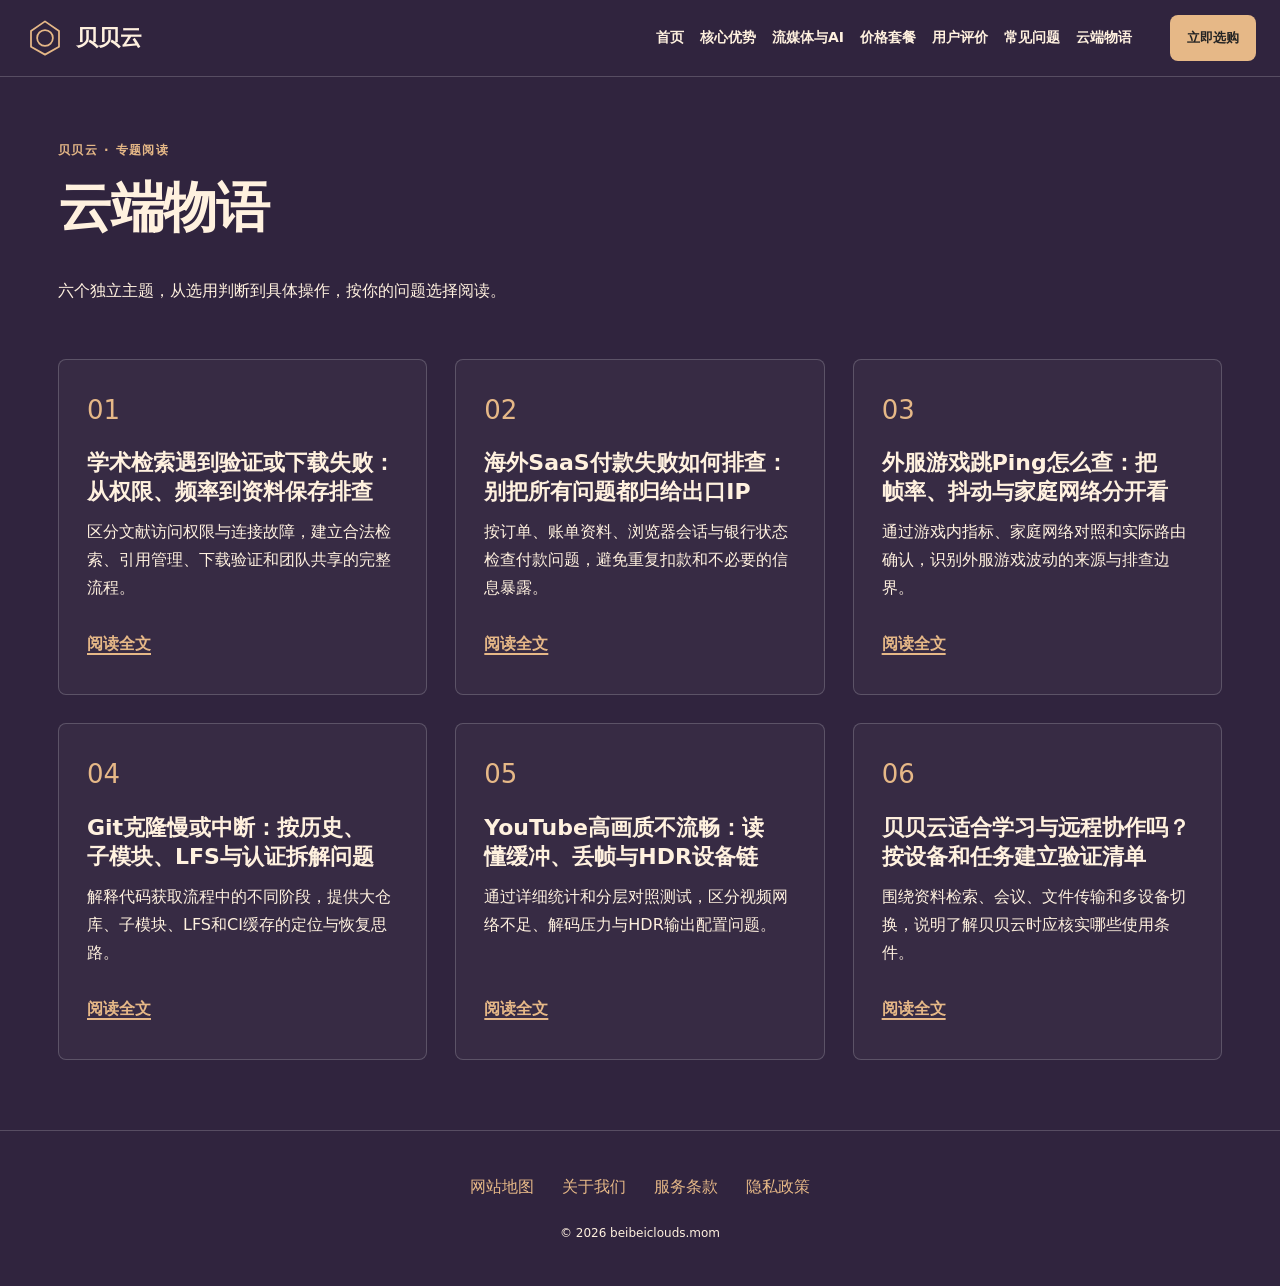
<file: cloud-tales.html>
<!DOCTYPE html>
<html lang="zh-CN"><head><meta charset="UTF-8"><meta name="viewport" content="width=device-width,initial-scale=1"><title>云端物语｜贝贝云专题文章</title><meta name="description" content="云端物语收录六篇独立专题，围绕手机、电脑与家庭屏幕有不同的使用节奏展开阅读。"><meta name="keywords" content="贝贝云,云端物语,云端物语,网络使用指南"><link rel="canonical" href="https://beibeiclouds.mom/cloud-tales.html"><meta property="og:type" content="website"><meta property="og:title" content="云端物语｜贝贝云专题文章"><meta property="og:description" content="云端物语收录六篇独立专题，围绕手机、电脑与家庭屏幕有不同的使用节奏展开阅读。"><meta property="og:url" content="https://beibeiclouds.mom/cloud-tales.html"><meta property="og:image" content="https://beibeiclouds.mom/share.png"><meta property="og:locale" content="zh_CN"><link rel="icon" href="favicon.svg" type="image/svg+xml"><link rel="stylesheet" href="style.css"><script defer src="menu.js"></script><script type="application/ld+json">{"@context": "https://schema.org", "@type": "WebPage", "name": "云端物语｜贝贝云专题文章", "url": "https://beibeiclouds.mom/cloud-tales.html", "description": "云端物语收录六篇独立专题，围绕手机、电脑与家庭屏幕有不同的使用节奏展开阅读。", "inLanguage": "zh-CN"}</script></head><body class="site-1 hero-A review-1 faq-0 nav-0"><header class="site-header"><div class="nav-wrap"><a class="brand" href="index.html"><svg class="brand-mark" viewBox="0 0 48 48" aria-hidden="true"><path d="M24 5L40 16V34L24 43L8 34V16Z M15 24a9 9 0 1 0 18 0a9 9 0 1 0-18 0" fill="none" stroke="currentColor" stroke-width="2" stroke-linecap="round" stroke-linejoin="round"/></svg><span>贝贝云</span></a><nav id="site-menu" aria-label="主导航"><a href="index.html">首页</a><a href="index.html#features">核心优势</a><a href="index.html#streaming">流媒体与AI</a><a href="index.html#pricing">价格套餐</a><a href="index.html#testimonials">用户评价</a><a href="index.html#faq">常见问题</a><a href="cloud-tales.html">云端物语</a></nav><div class="nav-actions"><a class="button compact" href="https://ww012.twilightaff.com/#/?code=A56DH1Af" target="_blank" rel="sponsored nofollow noopener">立即选购</a><button type="button" class="menu-toggle" aria-label="切换主导航菜单" aria-controls="site-menu" aria-expanded="false"><span></span><span></span></button></div></div></header><main class="site-main"><header class="page-heading"><span class="eyebrow">贝贝云 · 专题阅读</span><h1>云端物语</h1><p>六个独立主题，从选用判断到具体操作，按你的问题选择阅读。</p></header><div class="article-list stack"><article class="article-card"><h2>学术检索遇到验证或下载失败：从权限、频率到资料保存排查</h2><p>区分文献访问权限与连接故障，建立合法检索、引用管理、下载验证和团队共享的完整流程。</p><a href="beibei-academic-scholar-ieee-sciencedirect.html">阅读全文</a></article><article class="article-card"><h2>海外SaaS付款失败如何排查：别把所有问题都归给出口IP</h2><p>按订单、账单资料、浏览器会话与银行状态检查付款问题，避免重复扣款和不必要的信息暴露。</p><a href="beibei-clean-ip-credit-card-payment-guide.html">阅读全文</a></article><article class="article-card"><h2>外服游戏跳Ping怎么查：把帧率、抖动与家庭网络分开看</h2><p>通过游戏内指标、家庭网络对照和实际路由确认，识别外服游戏波动的来源与排查边界。</p><a href="beibei-global-gaming-rtt-jitter-reduction.html">阅读全文</a></article><article class="article-card"><h2>Git克隆慢或中断：按历史、子模块、LFS与认证拆解问题</h2><p>解释代码获取流程中的不同阶段，提供大仓库、子模块、LFS和CI缓存的定位与恢复思路。</p><a href="beibei-remote-git-workflow-acceleration.html">阅读全文</a></article><article class="article-card"><h2>YouTube高画质不流畅：读懂缓冲、丢帧与HDR设备链</h2><p>通过详细统计和分层对照测试，区分视频网络不足、解码压力与HDR输出配置问题。</p><a href="beibei-youtube-4k-hdr-av1-decoding.html">阅读全文</a></article><article class="article-card"><h2>贝贝云适合学习与远程协作吗？按设备和任务建立验证清单</h2><p>围绕资料检索、会议、文件传输和多设备切换，说明了解贝贝云时应核实哪些使用条件。</p><a href="beibei-beginner-friendly-client-setup.html">阅读全文</a></article></div></main><footer class="site-footer"><nav aria-label="页脚导航"><a href="sitemap.html">网站地图</a><a href="about.html">关于我们</a><a href="terms.html">服务条款</a><a href="privacy.html">隐私政策</a></nav><p>© 2026 beibeiclouds.mom</p></footer></body></html>
</file>
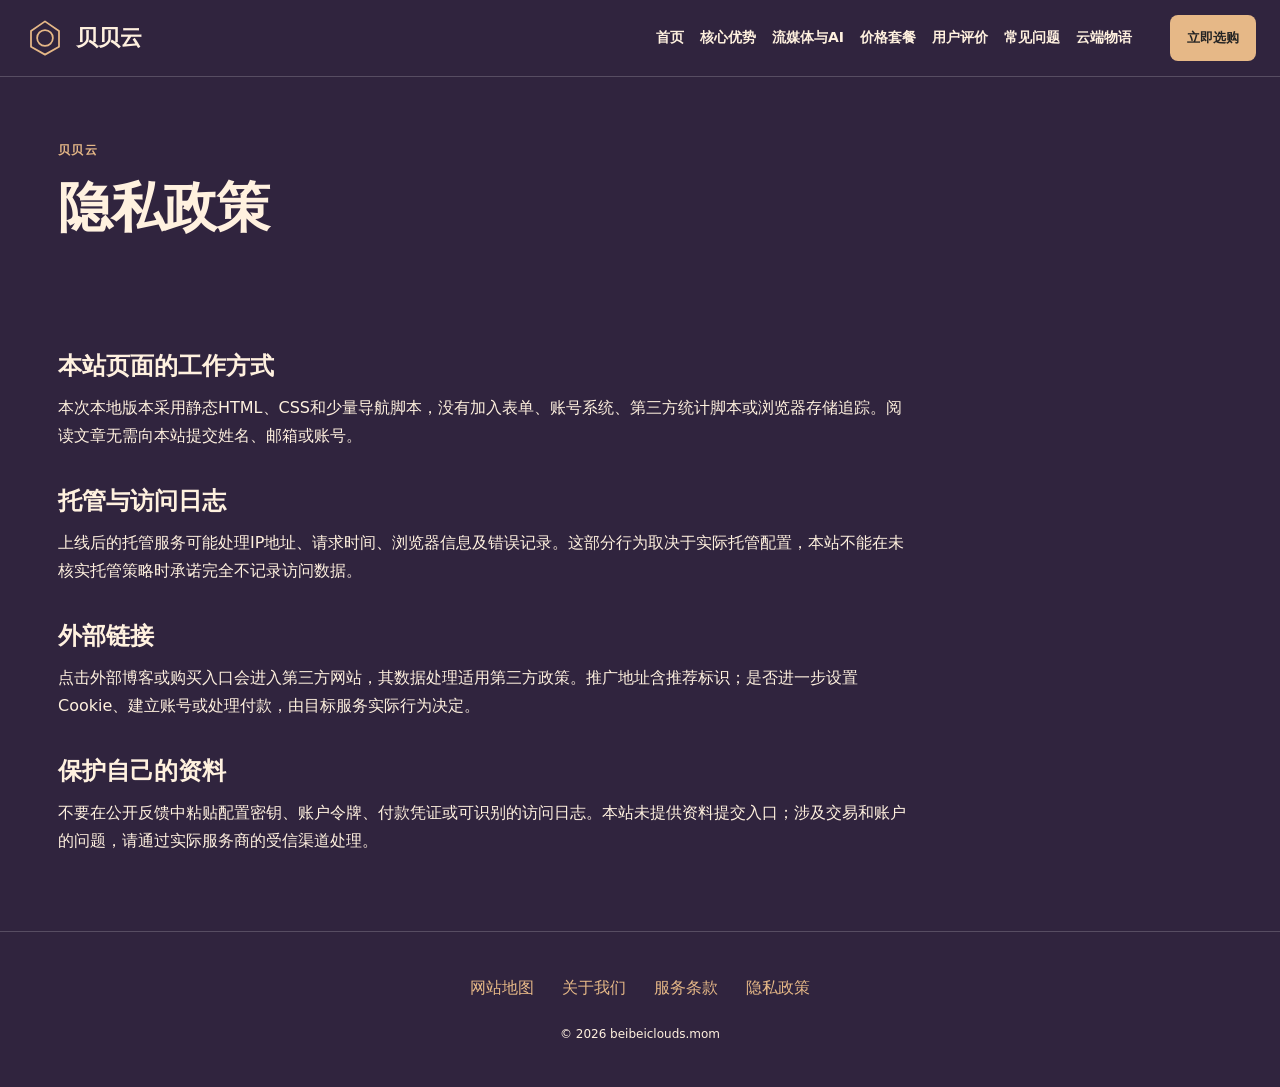
<file: privacy.html>
<!DOCTYPE html>
<html lang="zh-CN"><head><meta charset="UTF-8"><meta name="viewport" content="width=device-width,initial-scale=1"><title>隐私政策｜贝贝云·云端物语</title><meta name="description" content="云端物语的隐私政策：说明贝贝云资料整理、内容使用与第三方服务边界。"><meta name="keywords" content="贝贝云,隐私政策,云端物语,网络使用指南"><link rel="canonical" href="https://beibeiclouds.mom/privacy.html"><meta property="og:type" content="website"><meta property="og:title" content="隐私政策｜贝贝云·云端物语"><meta property="og:description" content="云端物语的隐私政策：说明贝贝云资料整理、内容使用与第三方服务边界。"><meta property="og:url" content="https://beibeiclouds.mom/privacy.html"><meta property="og:image" content="https://beibeiclouds.mom/share.png"><meta property="og:locale" content="zh_CN"><link rel="icon" href="favicon.svg" type="image/svg+xml"><link rel="stylesheet" href="style.css"><script defer src="menu.js"></script><script type="application/ld+json">{"@context": "https://schema.org", "@type": "WebPage", "name": "隐私政策｜贝贝云·云端物语", "url": "https://beibeiclouds.mom/privacy.html", "description": "云端物语的隐私政策：说明贝贝云资料整理、内容使用与第三方服务边界。", "inLanguage": "zh-CN"}</script></head><body class="site-1 hero-A review-1 faq-0 nav-0"><header class="site-header"><div class="nav-wrap"><a class="brand" href="index.html"><svg class="brand-mark" viewBox="0 0 48 48" aria-hidden="true"><path d="M24 5L40 16V34L24 43L8 34V16Z M15 24a9 9 0 1 0 18 0a9 9 0 1 0-18 0" fill="none" stroke="currentColor" stroke-width="2" stroke-linecap="round" stroke-linejoin="round"/></svg><span>贝贝云</span></a><nav id="site-menu" aria-label="主导航"><a href="index.html">首页</a><a href="index.html#features">核心优势</a><a href="index.html#streaming">流媒体与AI</a><a href="index.html#pricing">价格套餐</a><a href="index.html#testimonials">用户评价</a><a href="index.html#faq">常见问题</a><a href="cloud-tales.html">云端物语</a></nav><div class="nav-actions"><a class="button compact" href="https://ww012.twilightaff.com/#/?code=A56DH1Af" target="_blank" rel="sponsored nofollow noopener">立即选购</a><button type="button" class="menu-toggle" aria-label="切换主导航菜单" aria-controls="site-menu" aria-expanded="false"><span></span><span></span></button></div></div></header><main class="site-main"><header class="page-heading"><span class="eyebrow">贝贝云</span><h1>隐私政策</h1></header><div class="prose"><h2>本站页面的工作方式</h2><p>本次本地版本采用静态HTML、CSS和少量导航脚本，没有加入表单、账号系统、第三方统计脚本或浏览器存储追踪。阅读文章无需向本站提交姓名、邮箱或账号。</p><h2>托管与访问日志</h2><p>上线后的托管服务可能处理IP地址、请求时间、浏览器信息及错误记录。这部分行为取决于实际托管配置，本站不能在未核实托管策略时承诺完全不记录访问数据。</p><h2>外部链接</h2><p>点击外部博客或购买入口会进入第三方网站，其数据处理适用第三方政策。推广地址含推荐标识；是否进一步设置Cookie、建立账号或处理付款，由目标服务实际行为决定。</p><h2>保护自己的资料</h2><p>不要在公开反馈中粘贴配置密钥、账户令牌、付款凭证或可识别的访问日志。本站未提供资料提交入口；涉及交易和账户的问题，请通过实际服务商的受信渠道处理。</p></div></main><footer class="site-footer"><nav aria-label="页脚导航"><a href="sitemap.html">网站地图</a><a href="about.html">关于我们</a><a href="terms.html">服务条款</a><a href="privacy.html">隐私政策</a></nav><p>© 2026 beibeiclouds.mom</p></footer></body></html>
</file>
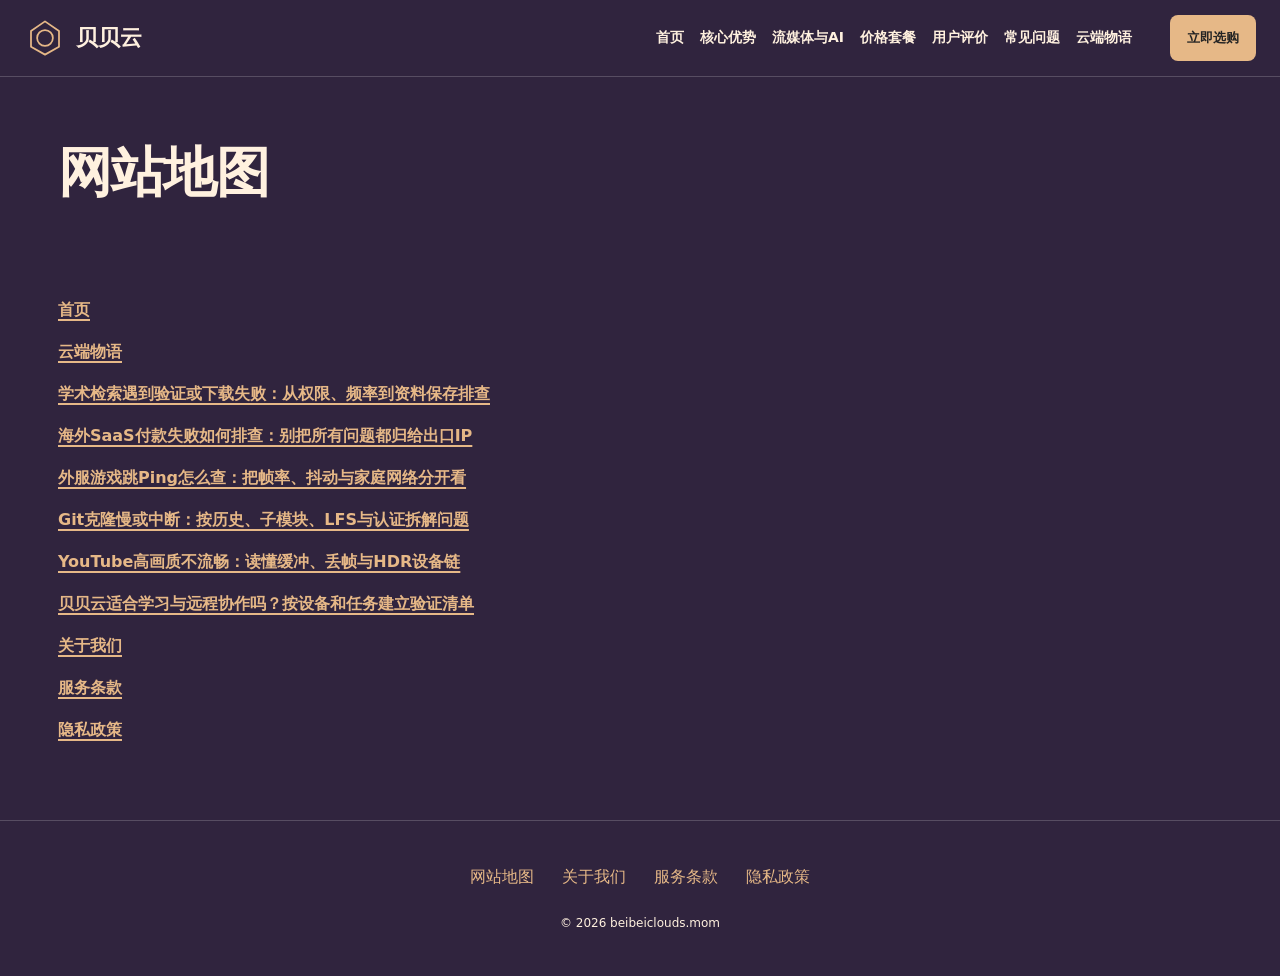
<file: sitemap.html>
<!DOCTYPE html>
<html lang="zh-CN"><head><meta charset="UTF-8"><meta name="viewport" content="width=device-width,initial-scale=1"><title>网站地图｜贝贝云·云端物语</title><meta name="description" content="云端物语及贝贝云资料站的首页、六篇专题文章与辅助说明入口。"><meta name="keywords" content="贝贝云,网站地图,云端物语,网络使用指南"><link rel="canonical" href="https://beibeiclouds.mom/sitemap.html"><meta property="og:type" content="website"><meta property="og:title" content="网站地图｜贝贝云·云端物语"><meta property="og:description" content="云端物语及贝贝云资料站的首页、六篇专题文章与辅助说明入口。"><meta property="og:url" content="https://beibeiclouds.mom/sitemap.html"><meta property="og:image" content="https://beibeiclouds.mom/share.png"><meta property="og:locale" content="zh_CN"><link rel="icon" href="favicon.svg" type="image/svg+xml"><link rel="stylesheet" href="style.css"><script defer src="menu.js"></script><script type="application/ld+json">{"@context": "https://schema.org", "@type": "WebPage", "name": "网站地图｜贝贝云·云端物语", "url": "https://beibeiclouds.mom/sitemap.html", "description": "云端物语及贝贝云资料站的首页、六篇专题文章与辅助说明入口。", "inLanguage": "zh-CN"}</script></head><body class="site-1 hero-A review-1 faq-0 nav-0"><header class="site-header"><div class="nav-wrap"><a class="brand" href="index.html"><svg class="brand-mark" viewBox="0 0 48 48" aria-hidden="true"><path d="M24 5L40 16V34L24 43L8 34V16Z M15 24a9 9 0 1 0 18 0a9 9 0 1 0-18 0" fill="none" stroke="currentColor" stroke-width="2" stroke-linecap="round" stroke-linejoin="round"/></svg><span>贝贝云</span></a><nav id="site-menu" aria-label="主导航"><a href="index.html">首页</a><a href="index.html#features">核心优势</a><a href="index.html#streaming">流媒体与AI</a><a href="index.html#pricing">价格套餐</a><a href="index.html#testimonials">用户评价</a><a href="index.html#faq">常见问题</a><a href="cloud-tales.html">云端物语</a></nav><div class="nav-actions"><a class="button compact" href="https://ww012.twilightaff.com/#/?code=A56DH1Af" target="_blank" rel="sponsored nofollow noopener">立即选购</a><button type="button" class="menu-toggle" aria-label="切换主导航菜单" aria-controls="site-menu" aria-expanded="false"><span></span><span></span></button></div></div></header><main class="site-main"><header class="page-heading"><h1>网站地图</h1></header><div class="prose"><ul class="map-links"><li><a href="index.html">首页</a></li><li><a href="cloud-tales.html">云端物语</a></li><li><a href="beibei-academic-scholar-ieee-sciencedirect.html">学术检索遇到验证或下载失败：从权限、频率到资料保存排查</a></li><li><a href="beibei-clean-ip-credit-card-payment-guide.html">海外SaaS付款失败如何排查：别把所有问题都归给出口IP</a></li><li><a href="beibei-global-gaming-rtt-jitter-reduction.html">外服游戏跳Ping怎么查：把帧率、抖动与家庭网络分开看</a></li><li><a href="beibei-remote-git-workflow-acceleration.html">Git克隆慢或中断：按历史、子模块、LFS与认证拆解问题</a></li><li><a href="beibei-youtube-4k-hdr-av1-decoding.html">YouTube高画质不流畅：读懂缓冲、丢帧与HDR设备链</a></li><li><a href="beibei-beginner-friendly-client-setup.html">贝贝云适合学习与远程协作吗？按设备和任务建立验证清单</a></li><li><a href="about.html">关于我们</a></li><li><a href="terms.html">服务条款</a></li><li><a href="privacy.html">隐私政策</a></li></ul></div></main><footer class="site-footer"><nav aria-label="页脚导航"><a href="sitemap.html">网站地图</a><a href="about.html">关于我们</a><a href="terms.html">服务条款</a><a href="privacy.html">隐私政策</a></nav><p>© 2026 beibeiclouds.mom</p></footer></body></html>
</file>
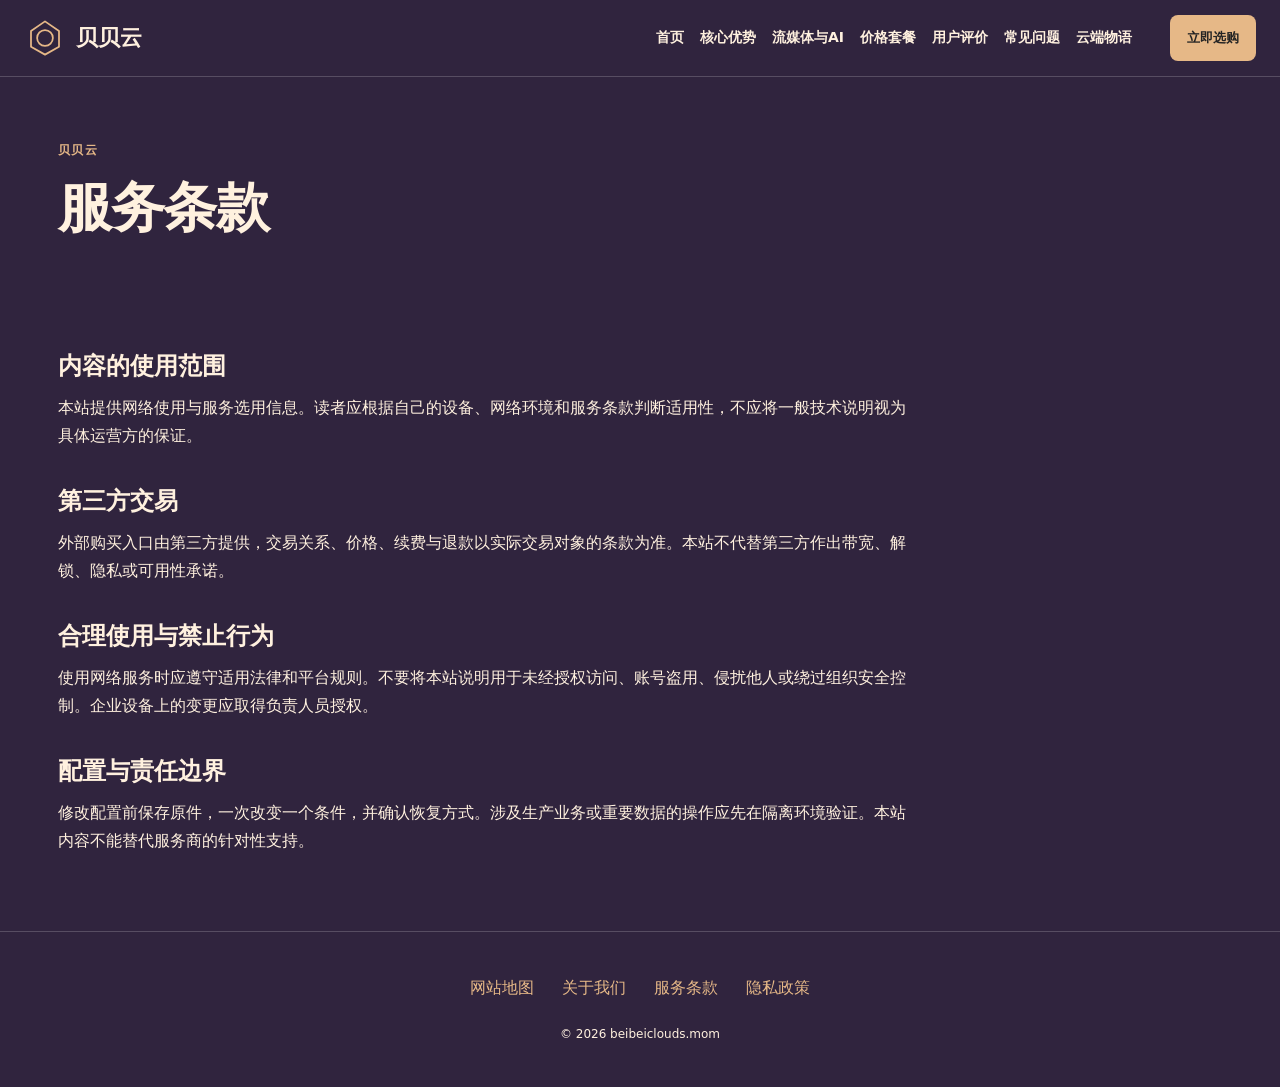
<file: terms.html>
<!DOCTYPE html>
<html lang="zh-CN"><head><meta charset="UTF-8"><meta name="viewport" content="width=device-width,initial-scale=1"><title>服务条款｜贝贝云·云端物语</title><meta name="description" content="云端物语的服务条款：说明贝贝云资料整理、内容使用与第三方服务边界。"><meta name="keywords" content="贝贝云,服务条款,云端物语,网络使用指南"><link rel="canonical" href="https://beibeiclouds.mom/terms.html"><meta property="og:type" content="website"><meta property="og:title" content="服务条款｜贝贝云·云端物语"><meta property="og:description" content="云端物语的服务条款：说明贝贝云资料整理、内容使用与第三方服务边界。"><meta property="og:url" content="https://beibeiclouds.mom/terms.html"><meta property="og:image" content="https://beibeiclouds.mom/share.png"><meta property="og:locale" content="zh_CN"><link rel="icon" href="favicon.svg" type="image/svg+xml"><link rel="stylesheet" href="style.css"><script defer src="menu.js"></script><script type="application/ld+json">{"@context": "https://schema.org", "@type": "WebPage", "name": "服务条款｜贝贝云·云端物语", "url": "https://beibeiclouds.mom/terms.html", "description": "云端物语的服务条款：说明贝贝云资料整理、内容使用与第三方服务边界。", "inLanguage": "zh-CN"}</script></head><body class="site-1 hero-A review-1 faq-0 nav-0"><header class="site-header"><div class="nav-wrap"><a class="brand" href="index.html"><svg class="brand-mark" viewBox="0 0 48 48" aria-hidden="true"><path d="M24 5L40 16V34L24 43L8 34V16Z M15 24a9 9 0 1 0 18 0a9 9 0 1 0-18 0" fill="none" stroke="currentColor" stroke-width="2" stroke-linecap="round" stroke-linejoin="round"/></svg><span>贝贝云</span></a><nav id="site-menu" aria-label="主导航"><a href="index.html">首页</a><a href="index.html#features">核心优势</a><a href="index.html#streaming">流媒体与AI</a><a href="index.html#pricing">价格套餐</a><a href="index.html#testimonials">用户评价</a><a href="index.html#faq">常见问题</a><a href="cloud-tales.html">云端物语</a></nav><div class="nav-actions"><a class="button compact" href="https://ww012.twilightaff.com/#/?code=A56DH1Af" target="_blank" rel="sponsored nofollow noopener">立即选购</a><button type="button" class="menu-toggle" aria-label="切换主导航菜单" aria-controls="site-menu" aria-expanded="false"><span></span><span></span></button></div></div></header><main class="site-main"><header class="page-heading"><span class="eyebrow">贝贝云</span><h1>服务条款</h1></header><div class="prose"><h2>内容的使用范围</h2><p>本站提供网络使用与服务选用信息。读者应根据自己的设备、网络环境和服务条款判断适用性，不应将一般技术说明视为具体运营方的保证。</p><h2>第三方交易</h2><p>外部购买入口由第三方提供，交易关系、价格、续费与退款以实际交易对象的条款为准。本站不代替第三方作出带宽、解锁、隐私或可用性承诺。</p><h2>合理使用与禁止行为</h2><p>使用网络服务时应遵守适用法律和平台规则。不要将本站说明用于未经授权访问、账号盗用、侵扰他人或绕过组织安全控制。企业设备上的变更应取得负责人员授权。</p><h2>配置与责任边界</h2><p>修改配置前保存原件，一次改变一个条件，并确认恢复方式。涉及生产业务或重要数据的操作应先在隔离环境验证。本站内容不能替代服务商的针对性支持。</p></div></main><footer class="site-footer"><nav aria-label="页脚导航"><a href="sitemap.html">网站地图</a><a href="about.html">关于我们</a><a href="terms.html">服务条款</a><a href="privacy.html">隐私政策</a></nav><p>© 2026 beibeiclouds.mom</p></footer></body></html>
</file>
<file: style.css>
:root{--bg:#30243e;--ink:#fff1df;--accent:#e6b887;--panel:#ffffff09;--line:#ffffff30;--button-ink:#242424;--font:system-ui,-apple-system,"Microsoft YaHei",sans-serif;--width:1220px;--radius:8px;}
*{box-sizing:border-box}html{scroll-behavior:smooth}body{margin:0;background:var(--bg);color:var(--ink);font-family:var(--font);line-height:1.75}a{color:var(--accent);text-decoration-thickness:1px;text-underline-offset:4px}a:visited{color:var(--accent)}a:hover{text-decoration:underline}button,a{-webkit-tap-highlight-color:transparent}button{font:inherit}a:focus-visible,button:focus-visible,summary:focus-visible{outline:3px solid var(--accent);outline-offset:5px}svg{max-width:100%}h1,h2,h3,p{margin-top:0}h1{font-size:clamp(30px,4.2vw,58px);line-height:1.2;letter-spacing:-.025em;max-width:19ch}h2{font-size:clamp(25px,3vw,38px);line-height:1.3;margin-bottom:12px}h3{font-size:19px;line-height:1.5}p{overflow-wrap:anywhere}img{max-width:100%;height:auto}.site-header{position:sticky;top:0;z-index:20;background:var(--bg);border-bottom:1px solid var(--line)}.nav-wrap{max-width:1440px;padding:15px 24px;margin:auto;display:flex;align-items:center;gap:24px}.brand{color:var(--ink)!important;display:flex;align-items:center;gap:10px;font-weight:800;white-space:nowrap;text-decoration:none;font-size:22px}.brand-mark{width:42px;height:42px;color:var(--accent)}#site-menu{display:flex;gap:17px;margin-left:auto;align-items:center}#site-menu a{font:600 13px/1.4 system-ui,sans-serif;text-decoration:none;color:var(--ink);white-space:nowrap}#site-menu a:hover{color:var(--accent)}.nav-actions{display:flex;align-items:center;gap:10px;margin-left:auto}.button{display:inline-flex;align-items:center;justify-content:center;background:var(--accent);color:var(--button-ink)!important;padding:13px 24px;border-radius:var(--radius);font:700 15px/1.5 system-ui,sans-serif;text-decoration:none;min-height:46px;white-space:nowrap}.button:hover{filter:brightness(.94);text-decoration:none}.compact{font-size:13px;padding:10px 17px}.menu-toggle{display:none;width:44px;height:44px;border:1px solid var(--line);background:transparent;border-radius:8px;color:var(--ink);align-items:center;justify-content:center;flex-direction:column;gap:6px}.menu-toggle span{display:block;width:20px;height:2px;background:currentColor}.site-main{max-width:var(--width);margin:auto;padding:0 28px;position:relative;z-index:1}.hero-section{min-height:600px;padding:72px 0;display:grid;grid-template-columns:1.1fr .9fr;gap:52px;align-items:center}.hero-intro{font-size:18px;max-width:40em}.eyebrow{display:block;color:var(--accent);font:700 12px/1.6 system-ui,sans-serif;letter-spacing:.12em;margin-bottom:16px}.hero-actions{display:flex;gap:24px;align-items:center;flex-wrap:wrap;margin-top:30px}.text-button{font-weight:700;min-height:44px;display:inline-flex;align-items:center}.hero-art{min-width:0;width:100%;display:flex;justify-content:center;align-items:center;animation:art-sway 9s ease-in-out infinite}.hero-art>svg{width:100%;height:auto!important;aspect-ratio:13/11;max-height:460px!important}.hero-A .hero-art{grid-column:1;grid-row:1}.hero-A .hero-copy{grid-column:2}.hero-C .hero-section{grid-template-columns:1fr;text-align:center;gap:28px;padding-bottom:40px}.hero-C h1,.hero-C .hero-intro{margin-left:auto;margin-right:auto}.hero-C .hero-actions{justify-content:center}.hero-C .hero-art{width:min(660px,100%);margin:auto}.hero-D .hero-section{display:block;text-align:center;min-height:620px;padding-top:130px}.hero-D h1,.hero-D .hero-intro{margin-left:auto;margin-right:auto}.hero-D .hero-actions{justify-content:center}.hero-D .hero-section>.hero-art{display:none}.site-art{position:fixed;inset:70px 0 0;pointer-events:none;z-index:0;display:flex;align-items:center;justify-content:center;opacity:.15;animation:art-sway 12s ease-in-out infinite}.site-art>svg{width:85vw;height:80vh!important;max-height:none!important}.section{padding:70px 0;border-top:1px solid var(--line);scroll-margin-top:100px}.section-heading{margin-bottom:32px}.section-intro{max-width:750px;margin-bottom:26px}.features{display:grid;gap:24px}.feature{display:flex;gap:20px;padding:24px;border:1px solid var(--line);border-radius:var(--radius);background:var(--panel)}.feature>svg{width:46px;height:46px;flex-shrink:0;color:var(--accent)}.feature p{margin-bottom:0}.features.tiles{grid-template-columns:repeat(2,minmax(0,1fr))}.features.rail{grid-template-columns:repeat(4,minmax(0,1fr))}.features.rail .feature{display:block;padding:22px 18px}.features.rail .feature svg{margin-bottom:14px}.features.list .feature{border-width:0 0 1px;border-radius:0;background:transparent}.features.list{grid-template-columns:1fr}.features.list .feature>div{display:grid;grid-template-columns:220px 1fr;gap:28px}.use-cases{display:grid;gap:24px}.use-cases.columns{grid-template-columns:repeat(3,minmax(0,1fr))}.use-case{padding:28px;background:var(--panel);border-radius:var(--radius);position:relative;border:1px solid var(--line)}.use-cases.rows .use-case{display:grid;grid-template-columns:50px 170px 1fr;gap:12px 24px;align-items:start}.use-cases.rows .use-case>p:not(.platforms),.use-cases.rows .status{grid-column:3}.use-cases.steps .use-case:nth-child(2){margin-left:7%}.use-cases.steps .use-case:nth-child(3){margin-left:14%}.item-no,.review-mark{color:var(--accent);font-size:26px;font-weight:700}.platforms{font-size:14px;color:var(--accent)}.status{font-size:12px;border-top:1px solid var(--line);padding-top:10px;display:block}.plans{display:grid;gap:22px}.plans.cards{grid-template-columns:repeat(3,minmax(0,1fr))}.plan{padding:28px;border:1px solid var(--line);border-radius:var(--radius);background:var(--panel)}.price-value{font-size:24px;font-weight:700;color:var(--accent)}dl{margin:20px 0}dl>div{display:flex;justify-content:space-between;gap:12px;padding:10px 0;border-bottom:1px solid var(--line);font-size:14px}dd{margin:0}.plans.table .plan{display:grid;grid-template-columns:1fr 1fr 2fr;gap:8px 24px;align-items:center}.plans.table .plan>h3{grid-column:1}.plans.table .price-value{grid-column:2;grid-row:1/3}.plans.table dl{grid-column:3;grid-row:1/4;margin:0}.plans.table .small{grid-column:1/3}.small{font-size:12px;opacity:.8}.reviews{display:grid;grid-template-columns:repeat(3,minmax(0,1fr));gap:28px}.review{padding:28px 0;border-top:3px solid var(--accent)}.review h3{margin-top:16px}.faq-list{max-width:900px}.faq-list details{padding:18px 0;border-bottom:1px solid var(--line)}summary{cursor:pointer;font-weight:700;padding-right:20px}details p{margin:16px 0 4px;max-width:75ch}.site-footer{position:relative;z-index:1;padding:42px 24px;border-top:1px solid var(--line);background:var(--bg);text-align:center}.site-footer nav{display:flex;gap:28px;justify-content:center;flex-wrap:wrap}.site-footer p{font-size:12px;margin:22px 0 0}.page-heading{padding:64px 0 38px}.page-heading h1{max-width:25ch}.article-list{display:grid;gap:28px;padding-bottom:70px;counter-reset:stories}.article-card{border:1px solid var(--line);background:var(--panel);border-radius:var(--radius);padding:30px;counter-increment:stories;position:relative}.article-card::before{content:counter(stories,decimal-leading-zero);display:block;font-size:26px;color:var(--accent);margin-bottom:16px}.article-card h2{font-size:23px}.article-card p{margin-bottom:20px}.article-list.split{grid-template-columns:repeat(2,minmax(0,1fr))}.article-list.stack{grid-template-columns:1fr}.article-list.stack .article-card{display:grid;grid-template-columns:64px 1fr 1fr;gap:20px}.article-list.stack .article-card a{grid-column:2}.article-list.mosaic{grid-template-columns:repeat(3,minmax(0,1fr))}.article-list.mosaic .article-card:first-child{grid-column:span 2}.article-page{max-width:850px;margin:auto;padding:56px 0 80px}.article-page h1{max-width:100%;font-size:clamp(28px,3.5vw,44px)}.article-page .lead{font-size:18px;padding-bottom:24px;border-bottom:1px solid var(--line)}.article-body h2{font-size:25px;margin:40px 0 18px}.article-body p{font-size:17px;line-height:1.95;margin-bottom:20px}.article-body a,.article-body a:visited{color:var(--accent);font-weight:700}.sources{margin-top:40px;padding-top:20px;border-top:1px solid var(--line);font-size:12px}.sources p{overflow-wrap:anywhere}.prose{max-width:850px;padding-bottom:60px}.prose h2{font-size:24px;margin-top:36px}.map-links{list-style:none;padding:0;display:grid;gap:14px}.site-0 .section-heading,.site-6 .section-heading,.site-12 .section-heading{border-left:5px solid var(--accent);padding-left:22px}.site-1 .section-heading,.site-7 .section-heading,.site-13 .section-heading{text-align:center}.site-2 .section-heading,.site-8 .section-heading,.site-14 .section-heading{display:flex;align-items:baseline;gap:30px;flex-wrap:wrap}.site-3 .section,.site-9 .section,.site-15 .section{border-top-width:3px}.site-4 .feature,.site-10 .feature,.site-16 .feature{border-inline-start:5px solid var(--accent)}.site-5 .use-case,.site-11 .use-case,.site-17 .use-case{border-top:4px solid var(--accent)}@keyframes art-sway{0%,100%{transform:translateY(0)}50%{transform:translateY(-8px)}}
@media(max-width:1240px){#site-menu{display:none;position:absolute;left:0;right:0;top:100%;padding:22px;background:var(--bg);border-bottom:1px solid var(--line);box-shadow:0 12px 20px #0001;margin:0;flex-direction:column;align-items:stretch;gap:0}#site-menu.is-open{display:flex}#site-menu a{padding:12px}.menu-toggle{display:flex}.features.rail{grid-template-columns:repeat(2,minmax(0,1fr))}.nav-wrap{position:relative}.nav-actions{margin-left:auto}}
@media(max-width:768px){.site-main{padding:0 22px}.hero-section,.hero-A .hero-section{grid-template-columns:1fr;gap:24px;padding:42px 0;min-height:0}.hero-A .hero-copy,.hero-A .hero-art{grid-column:auto;grid-row:auto}.hero-A .hero-copy{order:0}.hero-A .hero-art{order:1}.hero-art>svg{max-height:340px!important}.hero-D .hero-section{padding:75px 0;min-height:520px}.hero-intro{font-size:16px}.hero-copy h1{max-width:21ch}.section{padding:48px 0}.features.tiles,.features.rail,.use-cases.columns,.plans.cards,.reviews,.article-list.split,.article-list.mosaic{grid-template-columns:1fr}.features.list .feature>div{display:block}.features.rail .feature{display:flex}.use-cases.rows .use-case{display:block}.use-cases.steps .use-case:nth-child(n){margin-left:0}.plans.table .plan{display:block}.article-list.mosaic .article-card:first-child{grid-column:auto}.article-list.stack .article-card{display:block}.page-heading{padding-top:40px}.article-page{padding-top:38px}.article-body p{font-size:16px}.nav-wrap{padding:12px 16px;gap:12px}.brand{font-size:19px;gap:7px}.brand-mark{width:32px;height:32px}.compact{padding:10px 12px;font-size:12px}.site-footer nav{gap:14px 24px}.site-art{opacity:.09}.section-heading{display:block!important}}
@media(max-width:360px){.site-main{padding:0 16px}.nav-wrap{padding:10px 12px}.brand-mark{width:28px}.brand{font-size:17px}.nav-actions{gap:7px}.compact{padding:9px}.menu-toggle{width:38px;height:40px}.hero-actions{gap:18px}.feature,.plan,.use-case,.article-card{padding:21px}.hero-copy h1{font-size:29px}}
@media(prefers-reduced-motion:reduce){html{scroll-behavior:auto}*,*::before,*::after{animation:none!important;transition:none!important}}

.review-1 .reviews{grid-template-columns:1fr}.review-1 .review{display:grid;grid-template-columns:70px 180px 1fr;gap:14px;align-items:baseline;padding:22px 0;border-top-width:1px}.review-1 .review h3{margin:0}.review-1 .review .small{grid-column:3}.review-2 .reviews{grid-template-columns:1.3fr 1fr}.review-2 .review:first-child{grid-row:span 2;padding:36px;border:1px solid var(--line);border-radius:var(--radius);background:var(--panel)}.faq-1 .faq-list{max-width:none;display:grid;grid-template-columns:1fr 1fr;gap:24px}.faq-1 details:last-child{grid-column:span 2}.faq-2 .faq-list{margin-left:22%;border-left:3px solid var(--accent);padding-left:28px}.site-0 .hero-section{grid-template-columns:1.25fr .75fr}.site-1 .hero-section{grid-template-columns:1.1fr 1fr}.site-4 .hero-section{gap:90px}.site-5 .hero-copy{border-left:3px solid var(--accent);padding-left:30px}.site-6 .hero-art{border:1px solid var(--line);border-radius:50%;padding:25px}.site-7 .hero-section{padding-top:52px}.site-7 .hero-art{max-width:520px}.site-9 h1{font-size:clamp(32px,4.8vw,65px)}.site-10 .hero-section{grid-template-columns:.8fr 1.2fr}.site-11 .hero-copy{max-width:900px;margin:auto}.site-13 .hero-art{max-width:570px}.site-14 .hero-copy{border-bottom:4px solid var(--accent);padding-bottom:32px}.site-15 h1{font-weight:500;letter-spacing:-.04em}.site-17 .hero-section{gap:80px}.site-art{opacity:.3}.hero-D .article-page,.hero-D .prose{background:color-mix(in srgb,var(--bg) 88%,transparent);padding:36px}.hero-D .hero-copy{position:relative}.hero-D .hero-copy::before{content:'';position:absolute;inset:-25px -15px;background:radial-gradient(ellipse,var(--bg),transparent 75%);z-index:-1;pointer-events:none}
@media(min-width:1241px){.nav-1 .nav-wrap{display:grid;grid-template-columns:1fr auto 1fr;gap:10px 30px}.nav-1 .brand{grid-column:2;grid-row:1;justify-content:center}.nav-1 .nav-actions{grid-column:3;grid-row:1}.nav-1 #site-menu{grid-column:1/4;grid-row:2;justify-content:center;margin:auto;padding-top:6px}.nav-1 .section{scroll-margin-top:160px}.nav-2 .nav-wrap{display:grid;grid-template-columns:auto 1fr auto;gap:10px 35px}.nav-2 .brand{grid-row:1/3}.nav-2 #site-menu{grid-column:2/4;grid-row:2;justify-content:flex-end;margin:0}.nav-2 .nav-actions{grid-column:3;grid-row:1}.nav-2 .section{scroll-margin-top:150px}}
@media(max-width:768px){.hero-section{grid-template-columns:1fr!important;gap:26px!important}.hero-copy{border-left:0!important;padding-left:0!important}.review-1 .review{display:block}.review-1 .review h3{margin:12px 0}.review-2 .reviews{grid-template-columns:1fr}.review-2 .review:first-child{grid-row:auto;padding:24px}.faq-1 .faq-list{grid-template-columns:1fr;gap:0}.faq-1 details:last-child{grid-column:auto}.faq-2 .faq-list{margin-left:0;padding-left:20px}.site-art{opacity:.22}.hero-D .article-page,.hero-D .prose{padding:26px 10px}}
.site-2 .site-art{opacity:.85}.site-12 .site-art{opacity:1}.site-12 .site-art path{opacity:.65}.site-16 .site-art{opacity:.6}@media(max-width:768px){.site-2 .site-art{opacity:.7}.site-12 .site-art{opacity:1}.site-16 .site-art{opacity:.5}}.site-5 .hero-art{position:relative}.site-5 .hero-art>svg:first-child{position:absolute;inset:0}.site-5 .coffee-mark{position:relative}.roast-bean{animation:roast-rock 9s ease-in-out infinite}@keyframes roast-rock{0%,100%{transform:rotate(-3deg)}50%{transform:rotate(5deg)}}@media(prefers-reduced-motion:reduce){.roast-bean{animation:none!important}}h1,h2{text-wrap:balance}
/* Card presentation revision */
a,a:link,a:visited,a:hover,a:focus{text-decoration:none!important}.features,.features.rail,.features.tiles,.features.list{display:grid;grid-template-columns:repeat(2,minmax(0,1fr));gap:24px}.features.list .feature>div{display:block}.feature,.features.rail .feature{display:block;padding:28px}.feature>svg{margin-bottom:16px}.use-cases,.use-cases.rows,.use-cases.steps,.use-cases.columns{display:grid;grid-template-columns:repeat(3,minmax(0,1fr));gap:24px}.use-cases.rows .use-case{display:block}.use-cases.steps .use-case:nth-child(n){margin-left:0}.plans,.plans.table,.plans.cards{grid-template-columns:repeat(3,minmax(0,1fr));align-items:stretch}.plans.table .plan,.plan{display:flex;flex-direction:column;padding:30px;border-radius:var(--radius)}.plan .price-value{font-size:40px;margin:16px 0}.price-value small{font-size:14px;font-weight:400}.quota{padding:18px 0;border-top:1px solid var(--line);border-bottom:1px solid var(--line)}.quota strong{font-size:28px}.plan ul{padding-left:19px;flex:1}.plan li{margin:14px 0}.reviews,.review-1 .reviews,.review-2 .reviews{display:grid;grid-template-columns:repeat(3,minmax(0,1fr));gap:24px}.review,.review-1 .review,.review-2 .review:first-child{display:block;grid-row:auto;padding:26px;border:1px solid var(--line);border-radius:var(--radius);background:var(--panel)}.faq-1 .faq-list{display:block}.faq-2 .faq-list{margin-left:0}.site-5 .hero-copy{border-left:0;padding-left:0}@media(max-width:768px){.features,.features.rail,.features.tiles,.features.list,.use-cases,.use-cases.rows,.use-cases.steps,.use-cases.columns,.plans,.plans.cards,.plans.table,.reviews,.review-1 .reviews,.review-2 .reviews{grid-template-columns:1fr}}

/* Final vertical cards, including the independent article index. */
.features,.features.rail,.features.tiles,.features.list{grid-template-columns:repeat(4,minmax(0,1fr));align-items:stretch}
.feature,.features.list .feature,.features.rail .feature{display:flex;flex-direction:column;border:1px solid var(--line);border-radius:var(--radius);background:var(--panel);padding:25px 22px;min-height:275px}
.features.list .feature>div{display:block}.feature p{font-size:15px}.feature>svg{margin:0 0 18px}.use-case{min-height:280px;display:flex!important;flex-direction:column}.use-case .platforms{margin-top:0}
.plan{min-height:430px}.plan ul{margin-bottom:0}.reviews .review{min-height:270px}.reviews .review .small{line-height:1.8}
.article-list,.article-list.split,.article-list.stack,.article-list.mosaic{grid-template-columns:repeat(3,minmax(0,1fr));align-items:stretch}
.article-list .article-card,.article-list.stack .article-card{display:flex;flex-direction:column;gap:0;min-height:320px;padding:28px}.article-list.mosaic .article-card:first-child{grid-column:auto}.article-card a{margin-top:auto;align-self:flex-start;padding:8px 0}.article-card h2{font-size:22px}
@media(max-width:1100px) and (min-width:769px){.features,.features.rail,.features.tiles,.features.list{grid-template-columns:repeat(2,minmax(0,1fr))}.article-list,.article-list.split,.article-list.stack,.article-list.mosaic{grid-template-columns:repeat(2,minmax(0,1fr))}.plan{padding:22px!important}.price-value{font-size:34px!important}}
@media(max-width:768px){.features,.features.rail,.features.tiles,.features.list,.article-list,.article-list.split,.article-list.stack,.article-list.mosaic{grid-template-columns:1fr}.feature,.features.list .feature,.features.rail .feature,.use-case,.reviews .review{min-height:0}.plan{min-height:400px}.article-list .article-card{min-height:265px}.hero-art{max-width:100%}.site-art{max-width:100vw}}

/* ==========================================================================
   Navigation Alignment, Article Hyperlinks & Clickable Cards Update
   ========================================================================== */

/* 1. Ensure CTA button and all menu items stay on the exact same row */
.site-header .nav-wrap,
.nav-0 .nav-wrap,
.nav-1 .nav-wrap,
.nav-2 .nav-wrap {
  display: flex !important;
  align-items: center !important;
  justify-content: flex-start !important;
  gap: 20px !important;
  flex-wrap: nowrap !important;
  grid-template-columns: none !important;
  grid-template-rows: none !important;
}

.site-header .brand,
.nav-0 .brand,
.nav-1 .brand,
.nav-2 .brand {
  flex-shrink: 0 !important;
  margin-right: auto !important;
  grid-column: auto !important;
  grid-row: auto !important;
}

.site-header #site-menu,
.nav-0 #site-menu,
.nav-1 #site-menu,
.nav-2 #site-menu {
  display: flex !important;
  align-items: center !important;
  gap: 16px !important;
  margin: 0 !important;
  padding: 0 !important;
  flex-shrink: 0 !important;
  grid-column: auto !important;
  grid-row: auto !important;
}

.site-header #site-menu a,
.nav-0 #site-menu a,
.nav-1 #site-menu a,
.nav-2 #site-menu a {
  white-space: nowrap !important;
  font-size: 14px !important;
}

.site-header .nav-actions,
.nav-0 .nav-actions,
.nav-1 .nav-actions,
.nav-2 .nav-actions {
  display: flex !important;
  align-items: center !important;
  gap: 12px !important;
  margin-left: 18px !important;
  flex-shrink: 0 !important;
  grid-column: auto !important;
  grid-row: auto !important;
}

.site-header .nav-actions .button,
.nav-0 .nav-actions .button,
.nav-1 .nav-actions .button,
.nav-2 .nav-actions .button {
  white-space: nowrap !important;
}

/* Responsive mobile drawer below 980px */
@media (max-width: 980px) {
  .site-header #site-menu,
  .nav-0 #site-menu,
  .nav-1 #site-menu,
  .nav-2 #site-menu {
    display: none !important;
    position: absolute !important;
    left: 0 !important;
    right: 0 !important;
    top: 100% !important;
    padding: 18px 24px !important;
    background: var(--bg) !important;
    border-bottom: 1px solid var(--line) !important;
    box-shadow: 0 12px 24px rgba(0, 0, 0, 0.15) !important;
    flex-direction: column !important;
    align-items: stretch !important;
    gap: 0 !important;
    z-index: 100 !important;
  }
  .site-header #site-menu.is-open,
  .nav-0 #site-menu.is-open,
  .nav-1 #site-menu.is-open,
  .nav-2 #site-menu.is-open {
    display: flex !important;
  }
  .site-header #site-menu a,
  .nav-0 #site-menu a,
  .nav-1 #site-menu a,
  .nav-2 #site-menu a {
    padding: 12px 0 !important;
    border-bottom: 1px solid var(--line) !important;
  }
  .site-header #site-menu a:last-child,
  .nav-0 #site-menu a:last-child,
  .nav-1 #site-menu a:last-child,
  .nav-2 #site-menu a:last-child {
    border-bottom: none !important;
  }
  .site-header .menu-toggle {
    display: flex !important;
  }
}

/* 2. Article & prose hyperlinks prominent colored styling */
.article-page a:not(.button):not(.brand),
.article-body a:not(.button):not(.brand),
.prose a:not(.button):not(.brand),
article a:not(.button):not(.brand) {
  color: var(--accent) !important;
  font-weight: 700 !important;
  text-decoration: underline !important;
  text-decoration-thickness: 2px !important;
  text-underline-offset: 4px !important;
  transition: opacity 0.2s ease !important;
}

.article-page a:not(.button):not(.brand):hover,
.article-body a:not(.button):not(.brand):hover,
.prose a:not(.button):not(.brand):hover,
article a:not(.button):not(.brand):hover {
  text-decoration: underline !important;
  opacity: 0.8 !important;
}

/* 3. Entire Article Card Clickable */
.article-list .article-card,
.article-card {
  position: relative !important;
  cursor: pointer !important;
  transition: transform 0.2s ease, box-shadow 0.2s ease, border-color 0.2s ease !important;
}

.article-list .article-card:hover,
.article-card:hover {
  transform: translateY(-4px) !important;
  box-shadow: 0 10px 24px rgba(0, 0, 0, 0.15) !important;
  border-color: var(--accent) !important;
}

.article-card a {
  color: var(--accent) !important;
  font-weight: 700 !important;
  position: static !important;
}

.article-card a::after {
  content: "" !important;
  position: absolute !important;
  inset: 0 !important;
  z-index: 2 !important;
  cursor: pointer !important;
}

/* 4. Pricing Plan Purchase Button */
.plan .button {
  width: 100% !important;
  margin-top: 24px !important;
  text-align: center !important;
  box-shadow: 0 4px 14px rgba(0, 0, 0, 0.12) !important;
  transition: transform 0.2s ease, filter 0.2s ease, box-shadow 0.2s ease !important;
}
.plan .button:hover {
  transform: translateY(-2px) !important;
  filter: brightness(0.92) !important;
  box-shadow: 0 6px 18px rgba(0, 0, 0, 0.18) !important;
}
</file>
<file: seo-guide.css>
.seo-plan-guide .seo-cost-form{display:grid;grid-template-columns:repeat(3,minmax(0,1fr));gap:1rem;margin:1.5rem 0}.seo-plan-guide label{display:grid;gap:.45rem;min-width:0}.seo-plan-guide input{width:100%;min-width:0;min-height:44px;padding:.7rem;border:1px solid currentColor;border-radius:8px;background:transparent;color:inherit;font:inherit}.seo-plan-guide button{cursor:pointer;min-height:44px;border:1px solid currentColor;font:inherit}.seo-plan-guide output{grid-column:1/-1;display:block;overflow-wrap:anywhere}.seo-reading a{text-decoration:underline;text-underline-offset:3px}.seo-reading li{margin:.7rem 0}#pricing .price-value{font-size:clamp(1.2rem,2vw,1.7rem);line-height:1.5}.hero-section h1{text-wrap:balance}#pricing,#plan-guide{scroll-margin-top:100px}@media(max-width:680px){.seo-plan-guide .seo-cost-form{grid-template-columns:1fr}}
</file>
